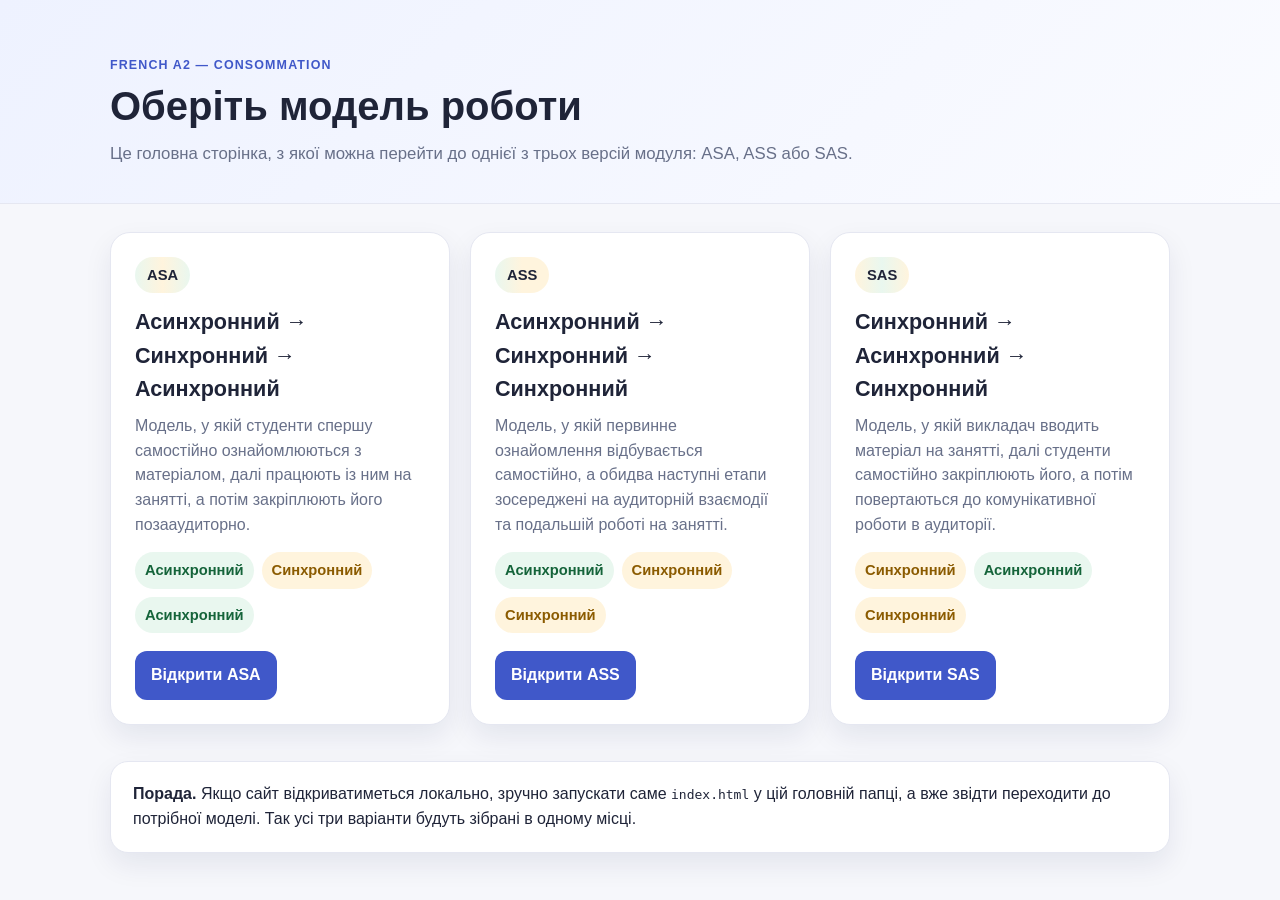
<file: index.html>
<!DOCTYPE html>
<html lang="uk">
<head>
  <meta charset="UTF-8" />
  <meta name="viewport" content="width=device-width, initial-scale=1.0" />
  <title>French A2 — Вибір моделі</title>
  <style>
    *{box-sizing:border-box}
    :root{
      --bg:#f6f7fb;
      --card:#ffffff;
      --ink:#1f2438;
      --muted:#687089;
      --line:#e5e7f1;
      --accent:#4058c9;
      --accent-soft:#eef2ff;
      --async:#e9f7ef;
      --async-ink:#15643a;
      --sync:#fff4dd;
      --sync-ink:#8b5b00;
      --shadow:0 12px 28px rgba(19,30,80,.08);
    }
    body{
      margin:0;
      background:var(--bg);
      color:var(--ink);
      font-family:Inter, Arial, sans-serif;
      line-height:1.55;
    }
    .wrap{max-width:1100px;margin:0 auto;padding:0 20px}
    .hero{
      padding:56px 0 36px;
      background:linear-gradient(135deg,#eef2ff 0%,#fafbff 100%);
      border-bottom:1px solid var(--line);
    }
    .eyebrow{
      margin:0 0 10px;
      color:var(--accent);
      text-transform:uppercase;
      letter-spacing:.09em;
      font-weight:700;
      font-size:.78rem;
    }
    h1{margin:0 0 12px;font-size:2.5rem;line-height:1.08}
    .lead{max-width:760px;color:var(--muted);font-size:1.05rem;margin:0}
    .grid{
      display:grid;
      grid-template-columns:repeat(3,1fr);
      gap:20px;
      margin:28px 0 36px;
    }
    .card{
      background:var(--card);
      border:1px solid var(--line);
      box-shadow:var(--shadow);
      border-radius:20px;
      padding:24px;
    }
    .badge{
      display:inline-block;
      margin-bottom:12px;
      padding:7px 12px;
      border-radius:999px;
      font-weight:800;
      font-size:.92rem;
    }
    .asa{background:linear-gradient(90deg,var(--async) 0%, var(--sync) 50%, var(--async) 100%); color:var(--ink)}
    .ass{background:linear-gradient(90deg,var(--async) 0%, var(--sync) 50%, var(--sync) 100%); color:var(--ink)}
    .sas{background:linear-gradient(90deg,var(--sync) 0%, var(--async) 50%, var(--sync) 100%); color:var(--ink)}
    h2{margin:0 0 8px;font-size:1.35rem}
    p{margin:0 0 14px}
    .muted{color:var(--muted)}
    .pill-row{display:flex;flex-wrap:wrap;gap:8px;margin:10px 0 18px}
    .pill{
      padding:7px 10px;border-radius:999px;font-size:.92rem;font-weight:700
    }
    .pill.async{background:var(--async);color:var(--async-ink)}
    .pill.sync{background:var(--sync);color:var(--sync-ink)}
    .btn{
      display:inline-flex;
      align-items:center;
      justify-content:center;
      padding:12px 16px;
      border-radius:12px;
      background:var(--accent);
      color:#fff;
      text-decoration:none;
      font-weight:800;
    }
    .note{
      background:#fff;
      border:1px solid var(--line);
      border-radius:18px;
      padding:20px 22px;
      box-shadow:var(--shadow);
      margin-bottom:28px;
    }
    ul{margin:10px 0 0;padding-left:20px}
    @media (max-width: 900px){
      .grid{grid-template-columns:1fr}
      h1{font-size:2rem}
    }
    @media (max-width: 480px){
      .wrap{padding:0 14px}
      .hero{padding:36px 0 24px}
      h1{font-size:1.6rem}
      .card,.note{padding:18px 16px;border-radius:16px}
      .btn{width:100%}
    }
  </style>
</head>
<body>
  <header class="hero">
    <div class="wrap">
      <p class="eyebrow">French A2 — Consommation</p>
      <h1>Оберіть модель роботи</h1>
      <p class="lead">
        Це головна сторінка, з якої можна перейти до однієї з трьох версій модуля:
        ASA, ASS або SAS.
      </p>
    </div>
  </header>

  <main class="wrap">
    <div class="grid">
      <section class="card">
        <div class="badge asa">ASA</div>
        <h2>Асинхронний → Синхронний → Асинхронний</h2>
        <p class="muted">Модель, у якій студенти спершу самостійно ознайомлюються з матеріалом, далі працюють із ним на занятті, а потім закріплюють його позааудиторно.</p>
        <div class="pill-row">
          <span class="pill async">Асинхронний</span>
          <span class="pill sync">Синхронний</span>
          <span class="pill async">Асинхронний</span>
        </div>
        <a class="btn" href="asa/index.html">Відкрити ASA</a>
      </section>

      <section class="card">
        <div class="badge ass">ASS</div>
        <h2>Асинхронний → Синхронний → Синхронний</h2>
        <p class="muted">Модель, у якій первинне ознайомлення відбувається самостійно, а обидва наступні етапи зосереджені на аудиторній взаємодії та подальшій роботі на занятті.</p>
        <div class="pill-row">
          <span class="pill async">Асинхронний</span>
          <span class="pill sync">Синхронний</span>
          <span class="pill sync">Синхронний</span>
        </div>
        <a class="btn" href="ass/index.html">Відкрити ASS</a>
      </section>

      <section class="card">
        <div class="badge sas">SAS</div>
        <h2>Синхронний → Асинхронний → Синхронний</h2>
        <p class="muted">Модель, у якій викладач вводить матеріал на занятті, далі студенти самостійно закріплюють його, а потім повертаються до комунікативної роботи в аудиторії.</p>
        <div class="pill-row">
          <span class="pill sync">Синхронний</span>
          <span class="pill async">Асинхронний</span>
          <span class="pill sync">Синхронний</span>
        </div>
        <a class="btn" href="sas/index.html">Відкрити SAS</a>
      </section>
    </div>

    <section class="note">
      <strong>Порада.</strong> Якщо сайт відкриватиметься локально, зручно запускати саме <code>index.html</code> у цій головній папці, а вже звідти переходити до потрібної моделі. Так усі три варіанти будуть зібрані в одному місці.
    </section>
  </main>
</body>
</html>
</file>
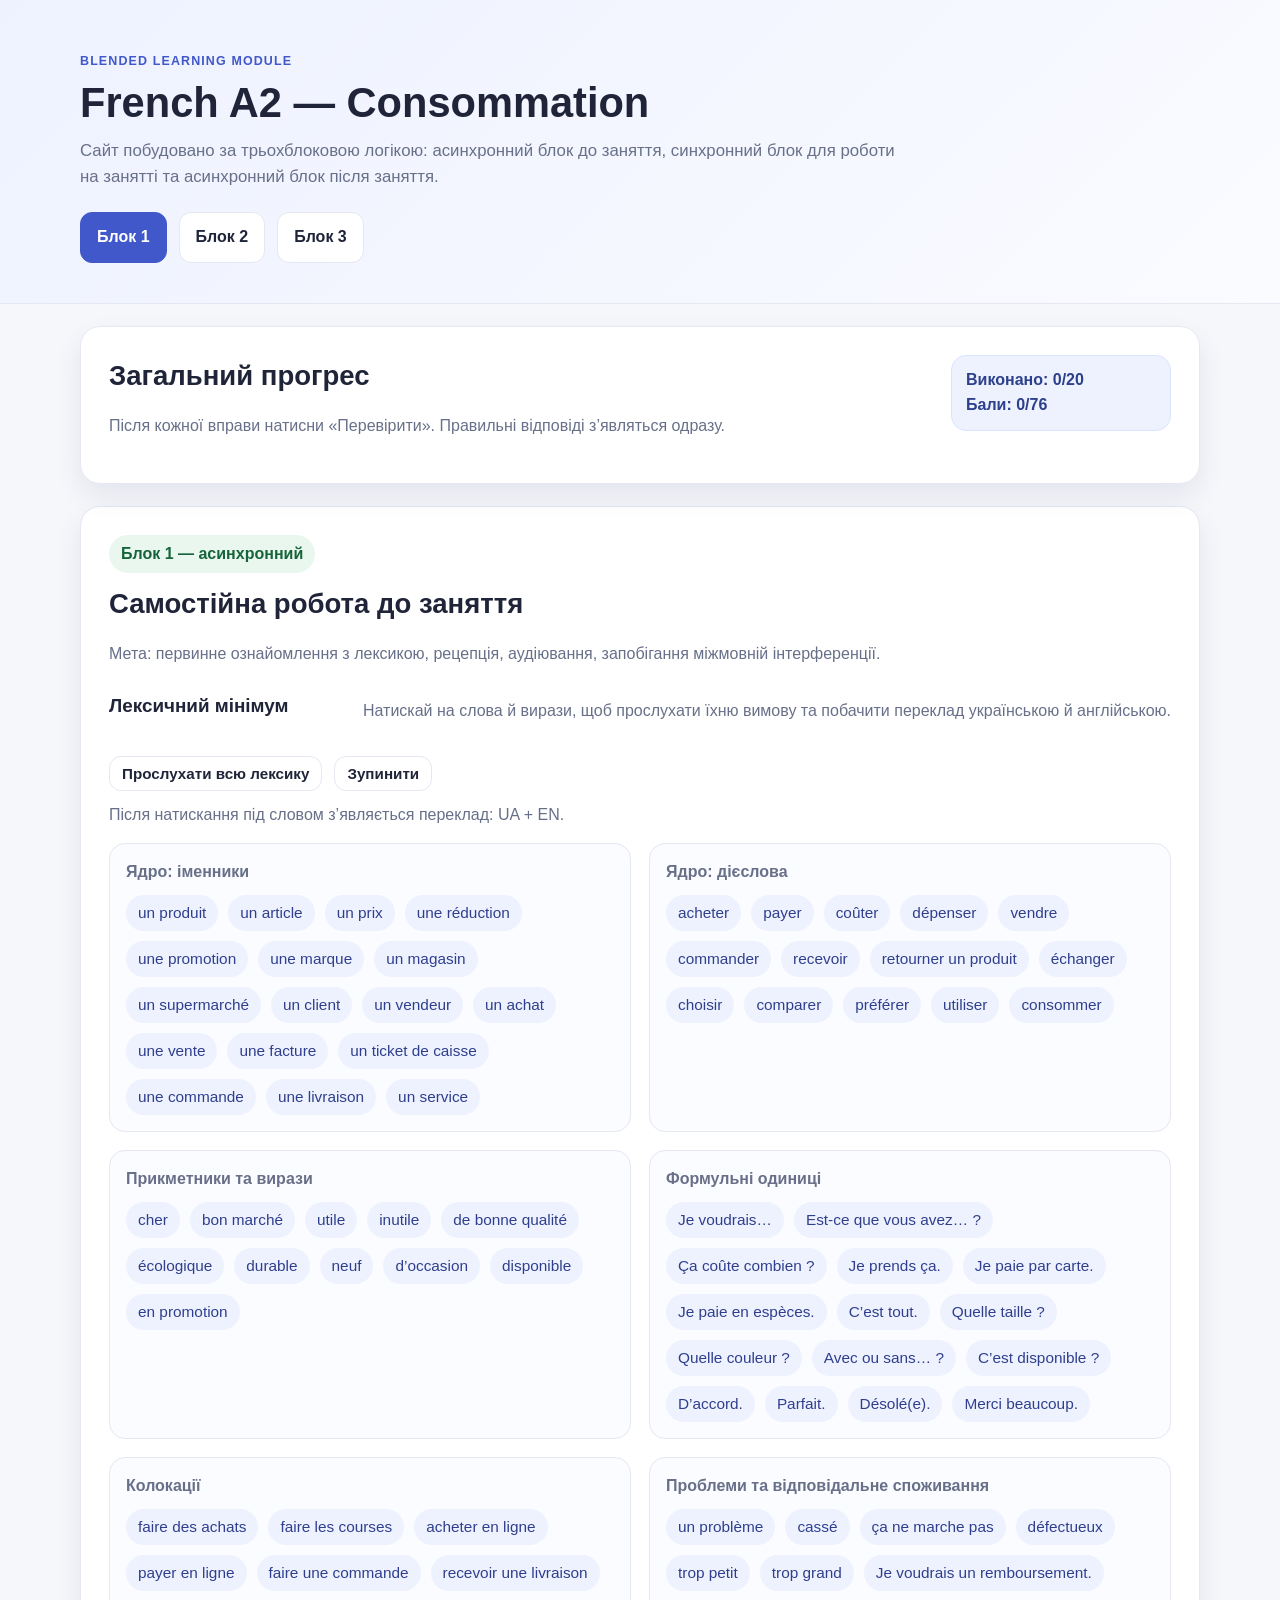
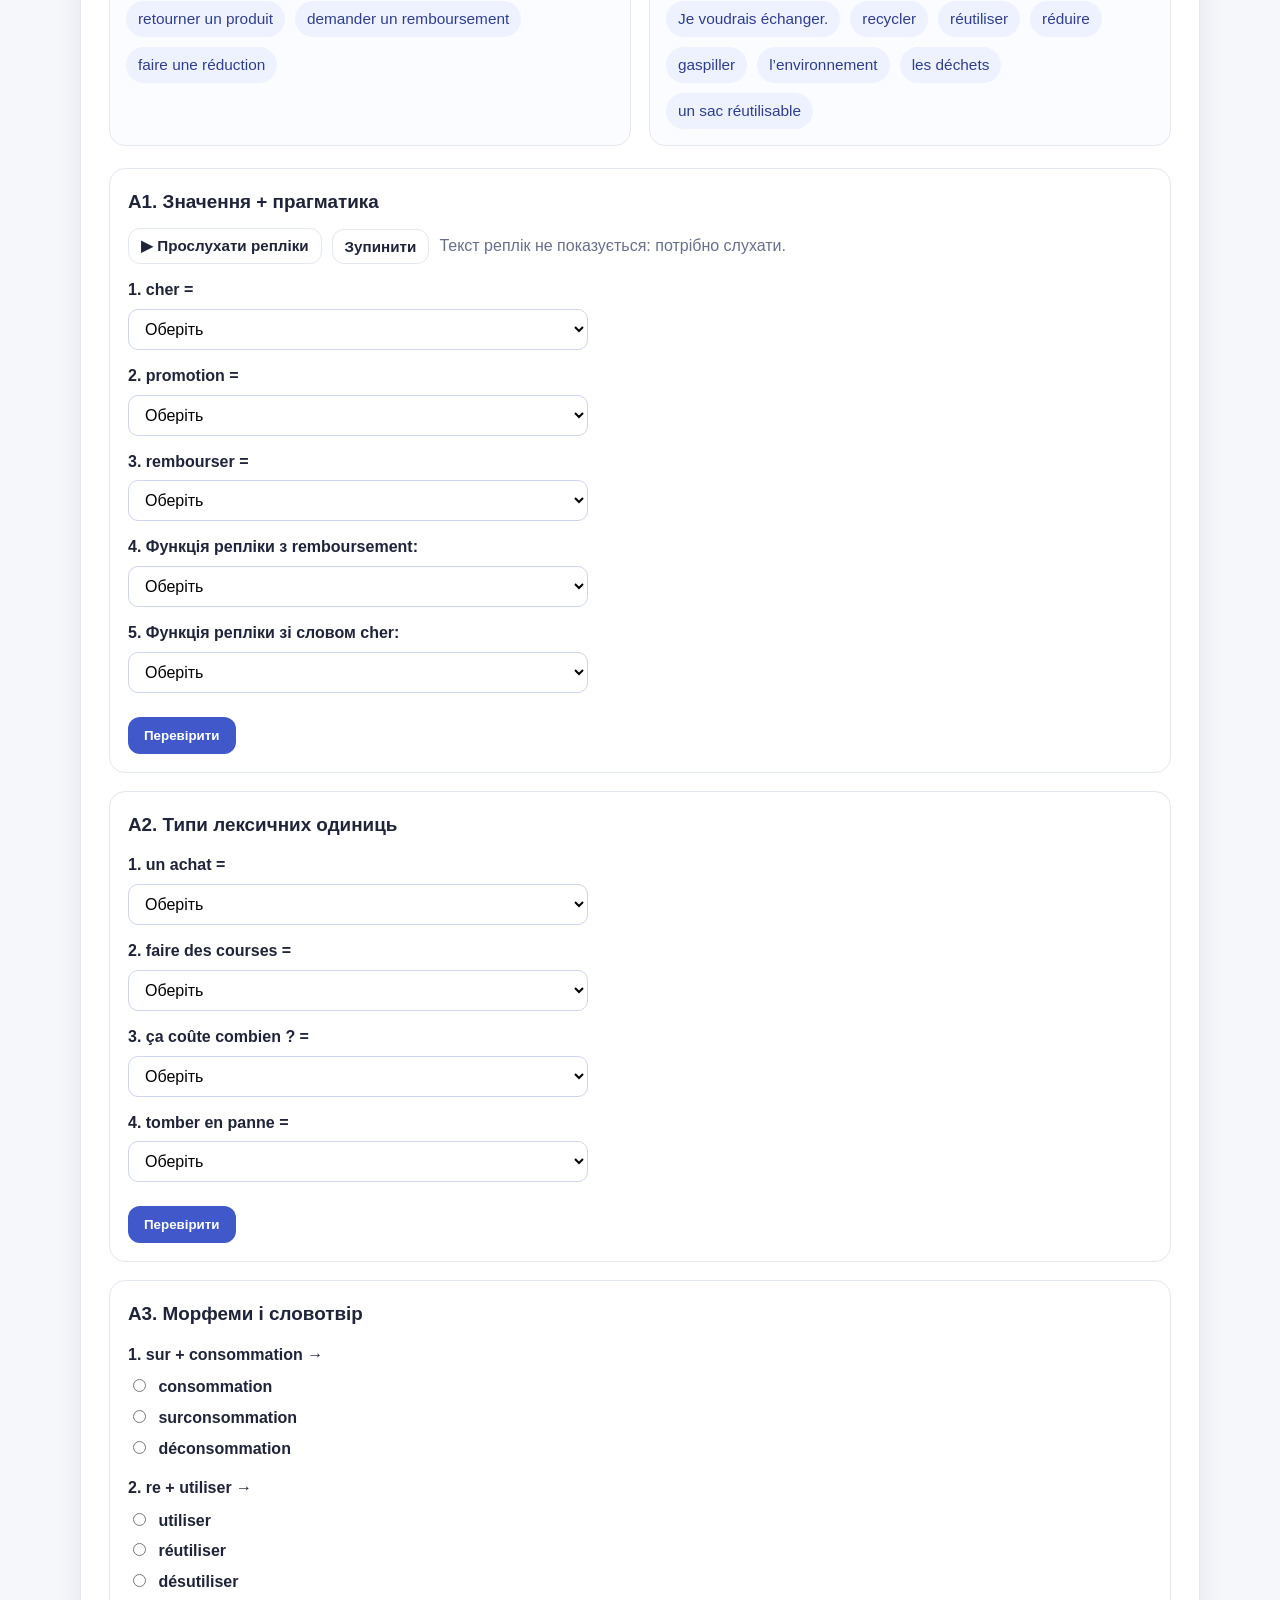
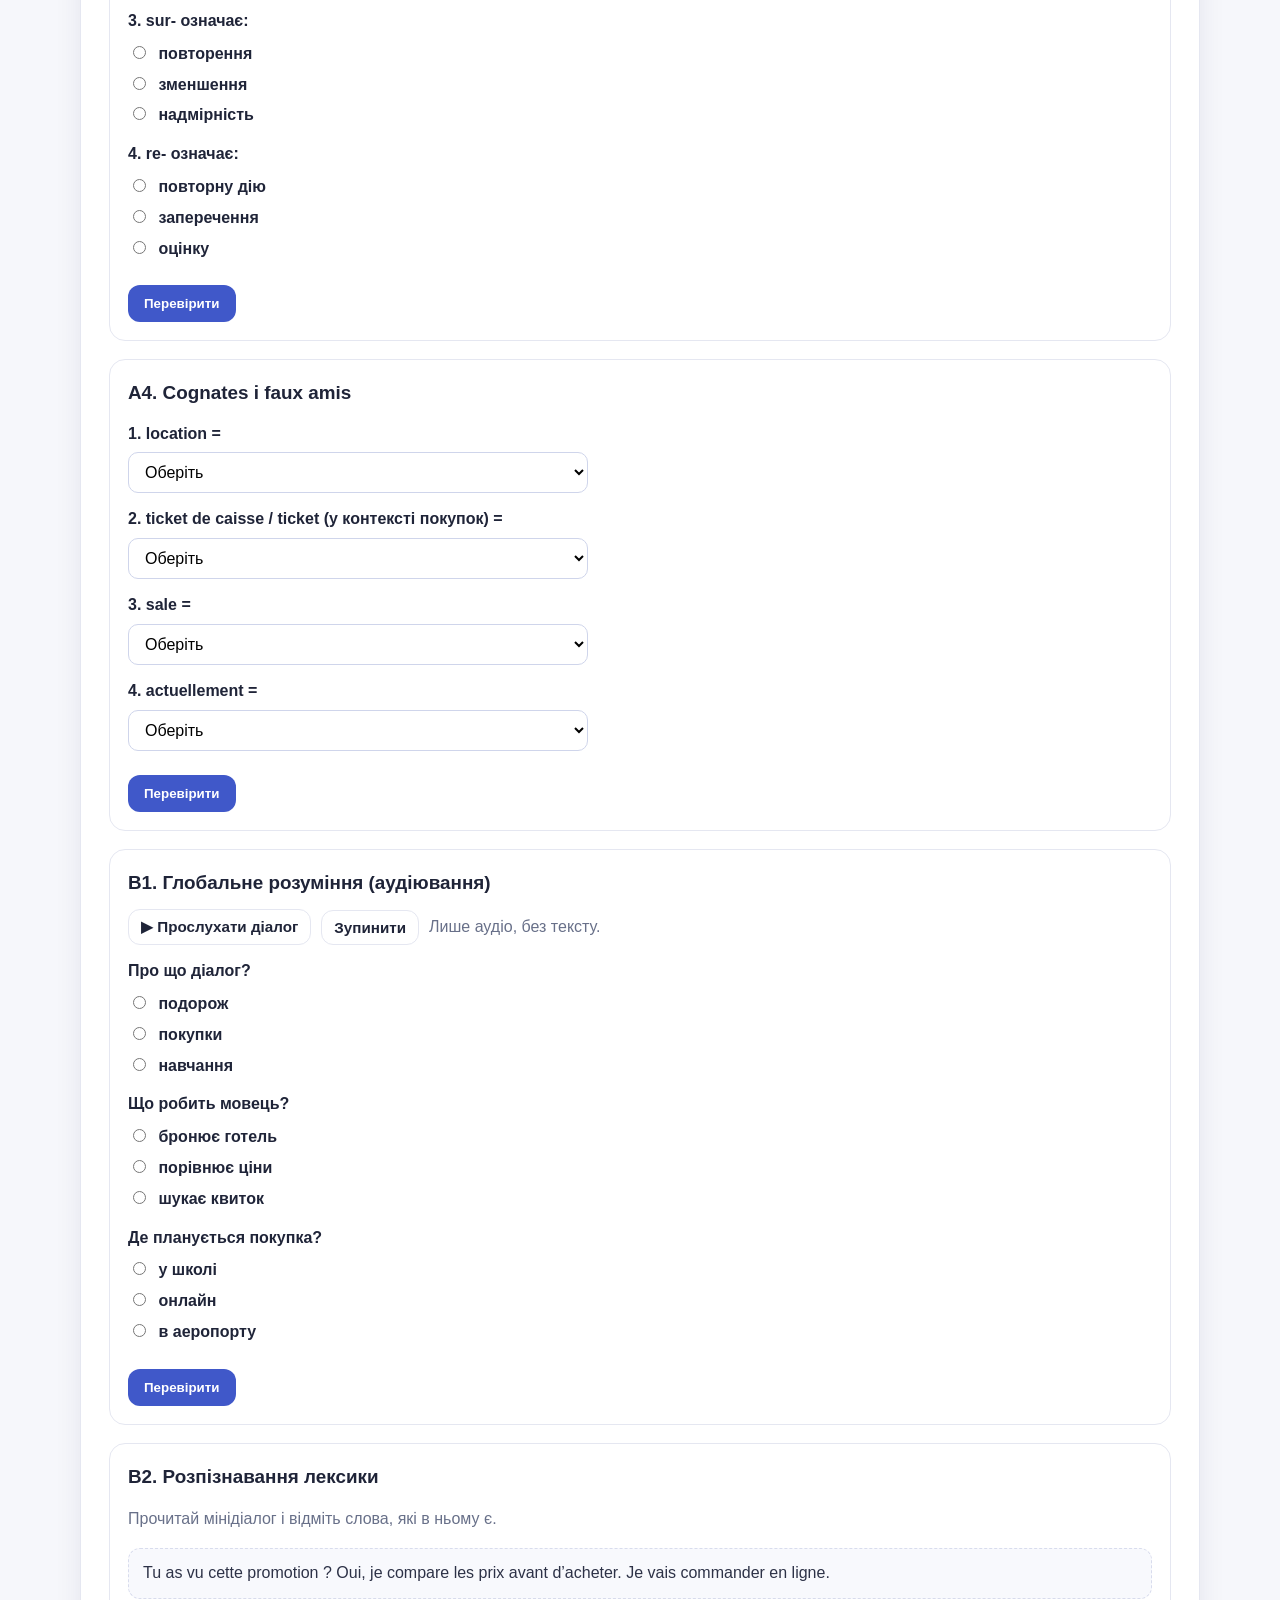
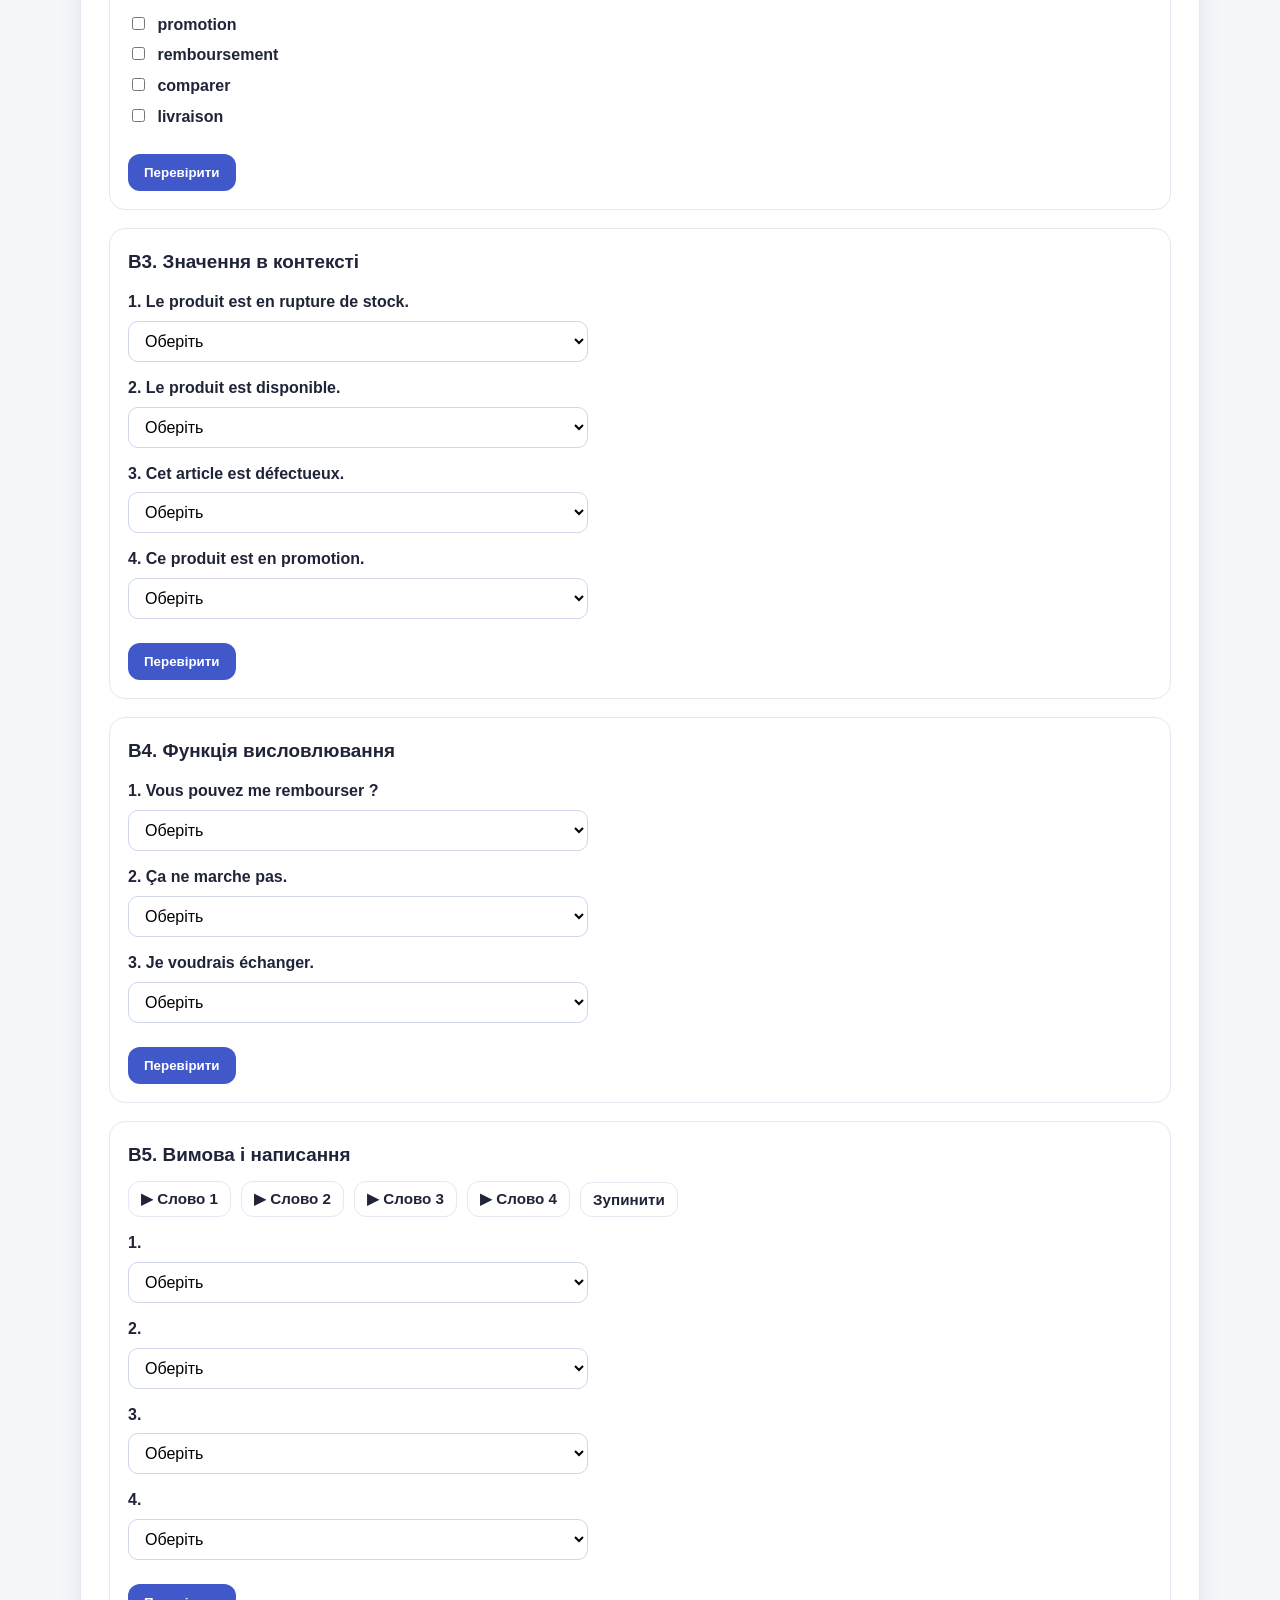
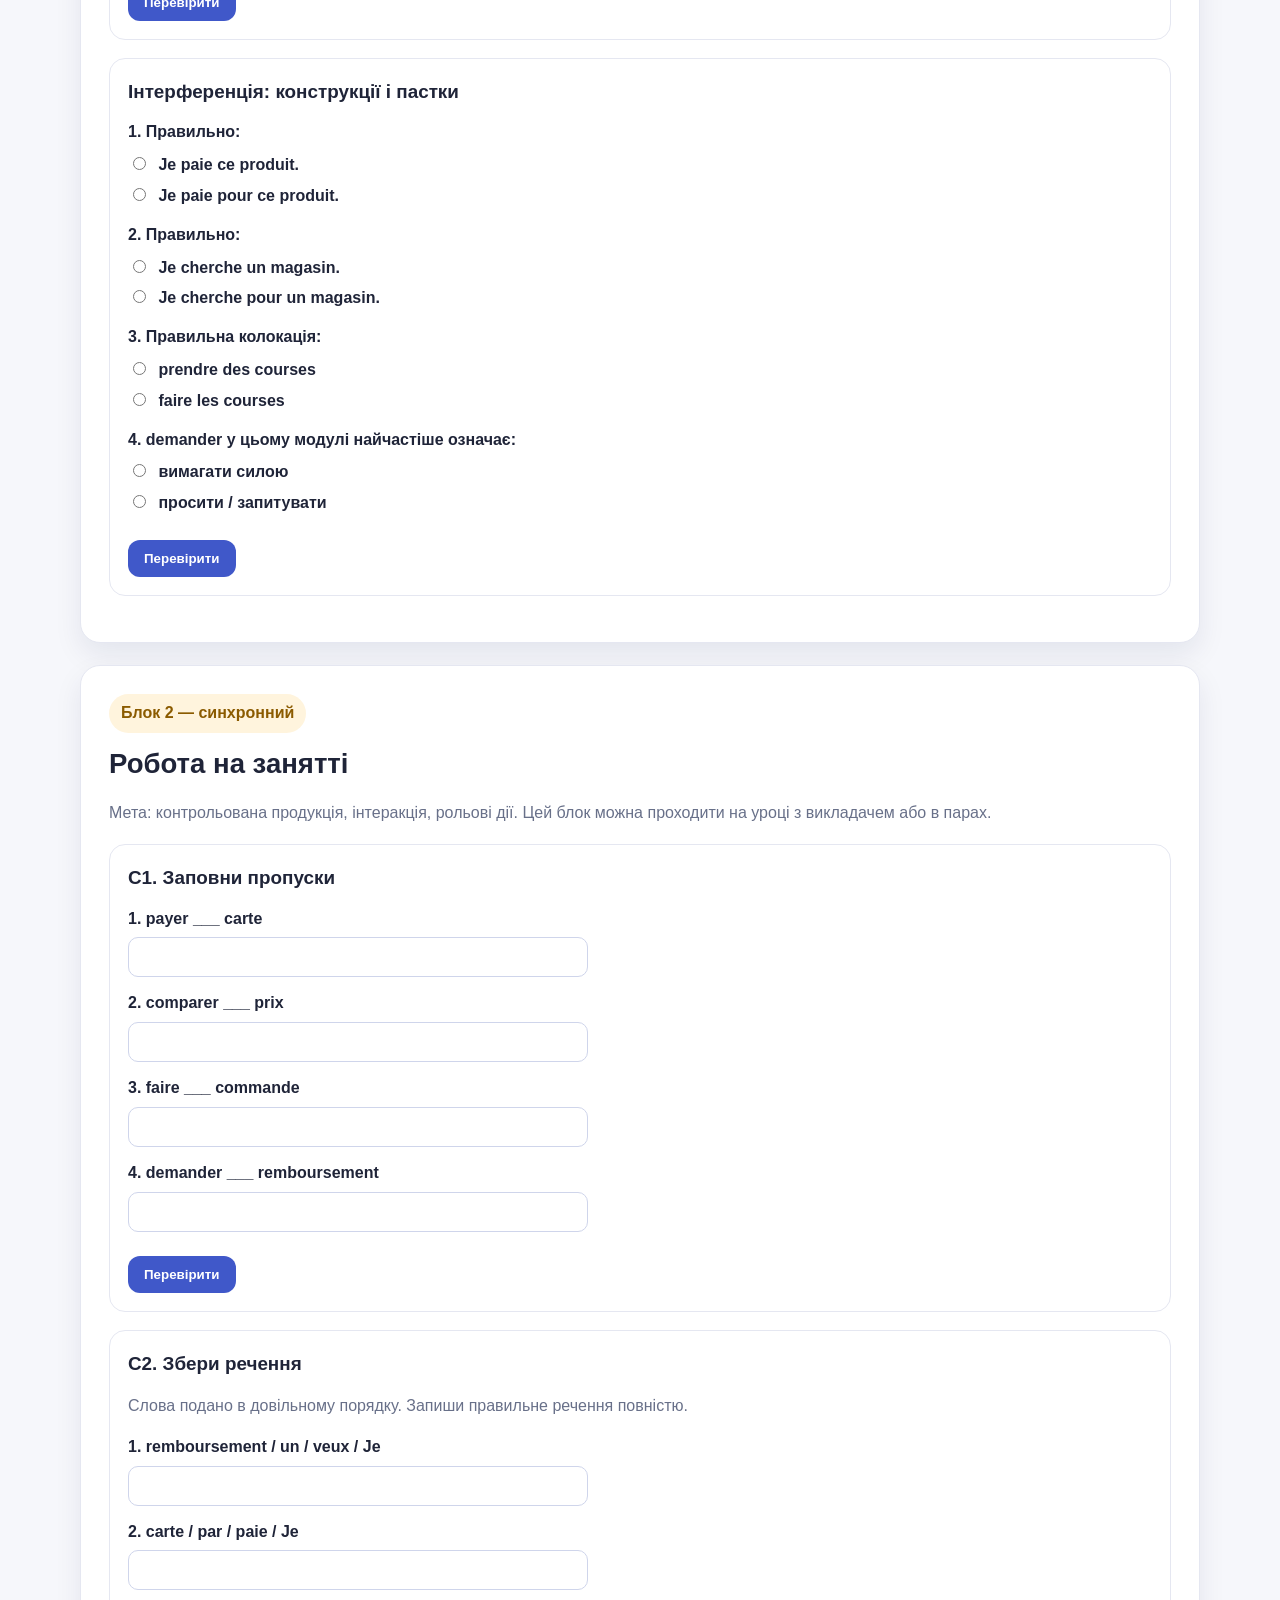
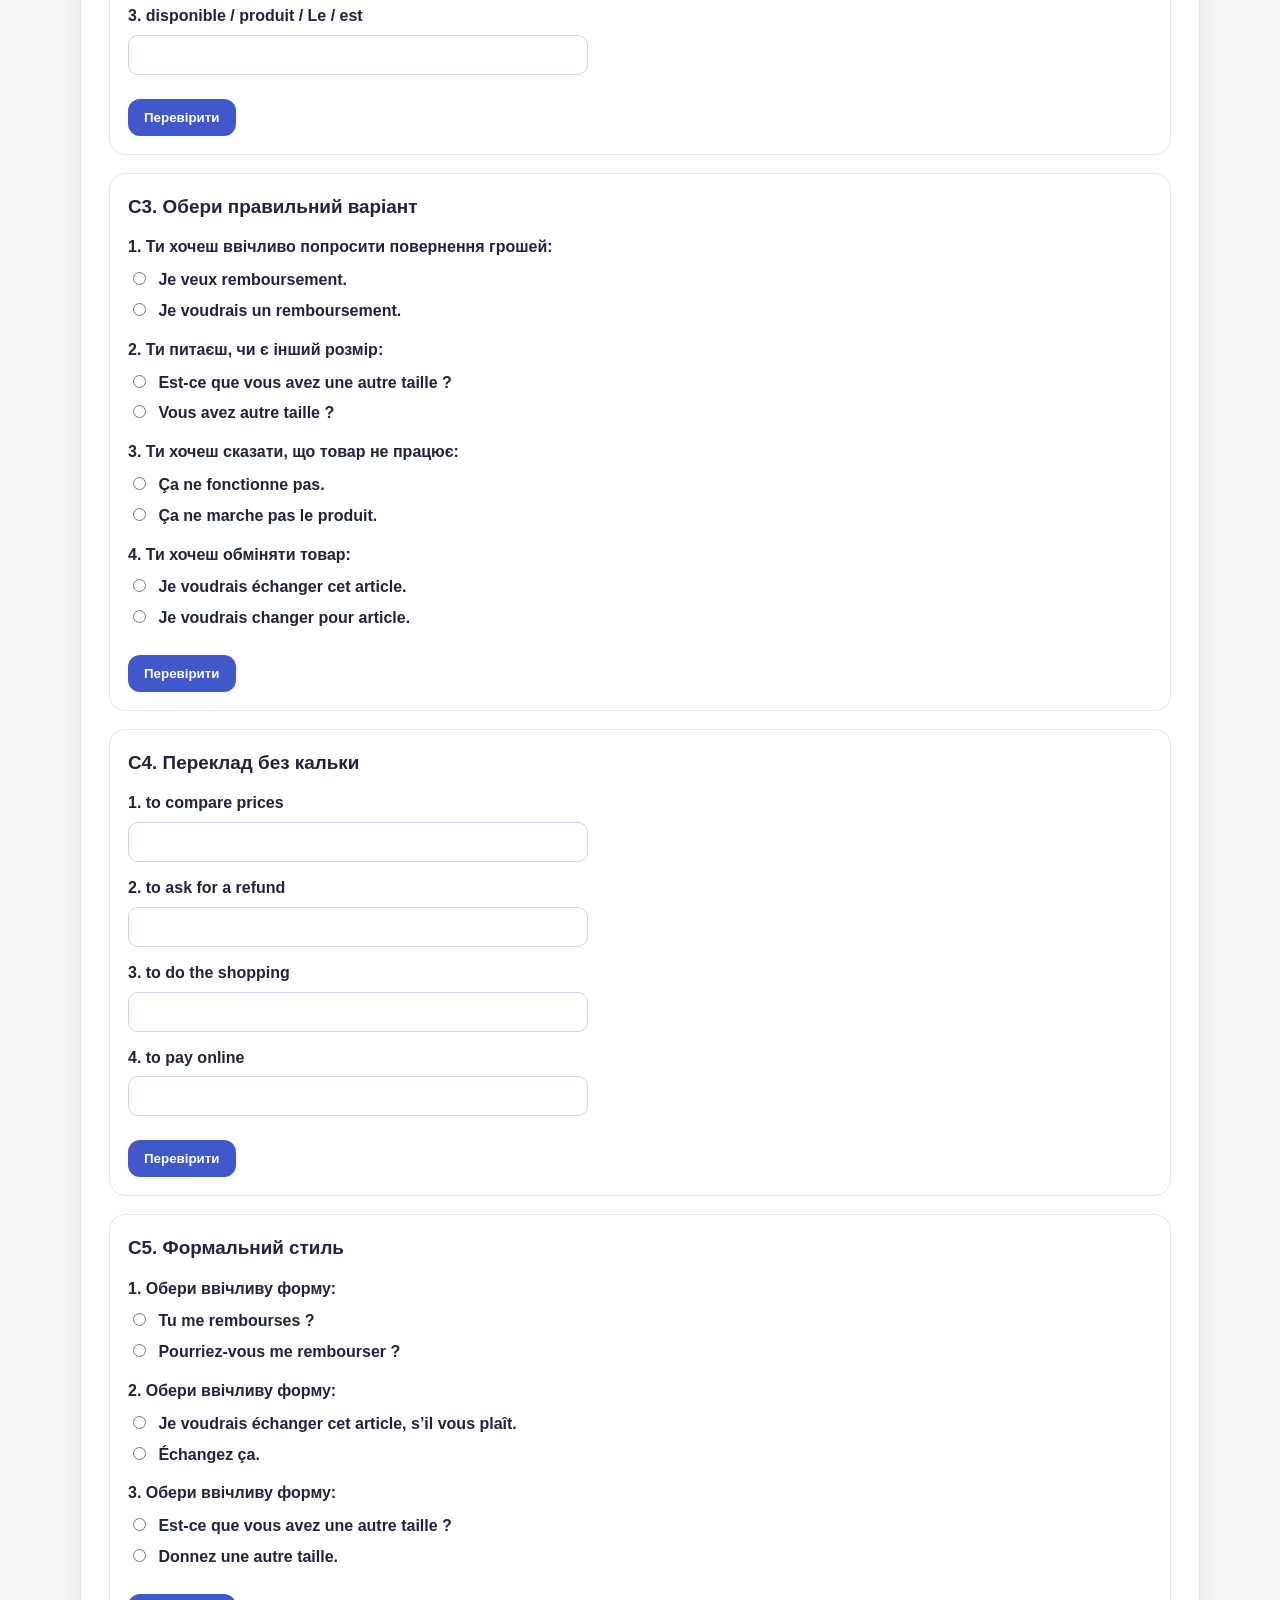
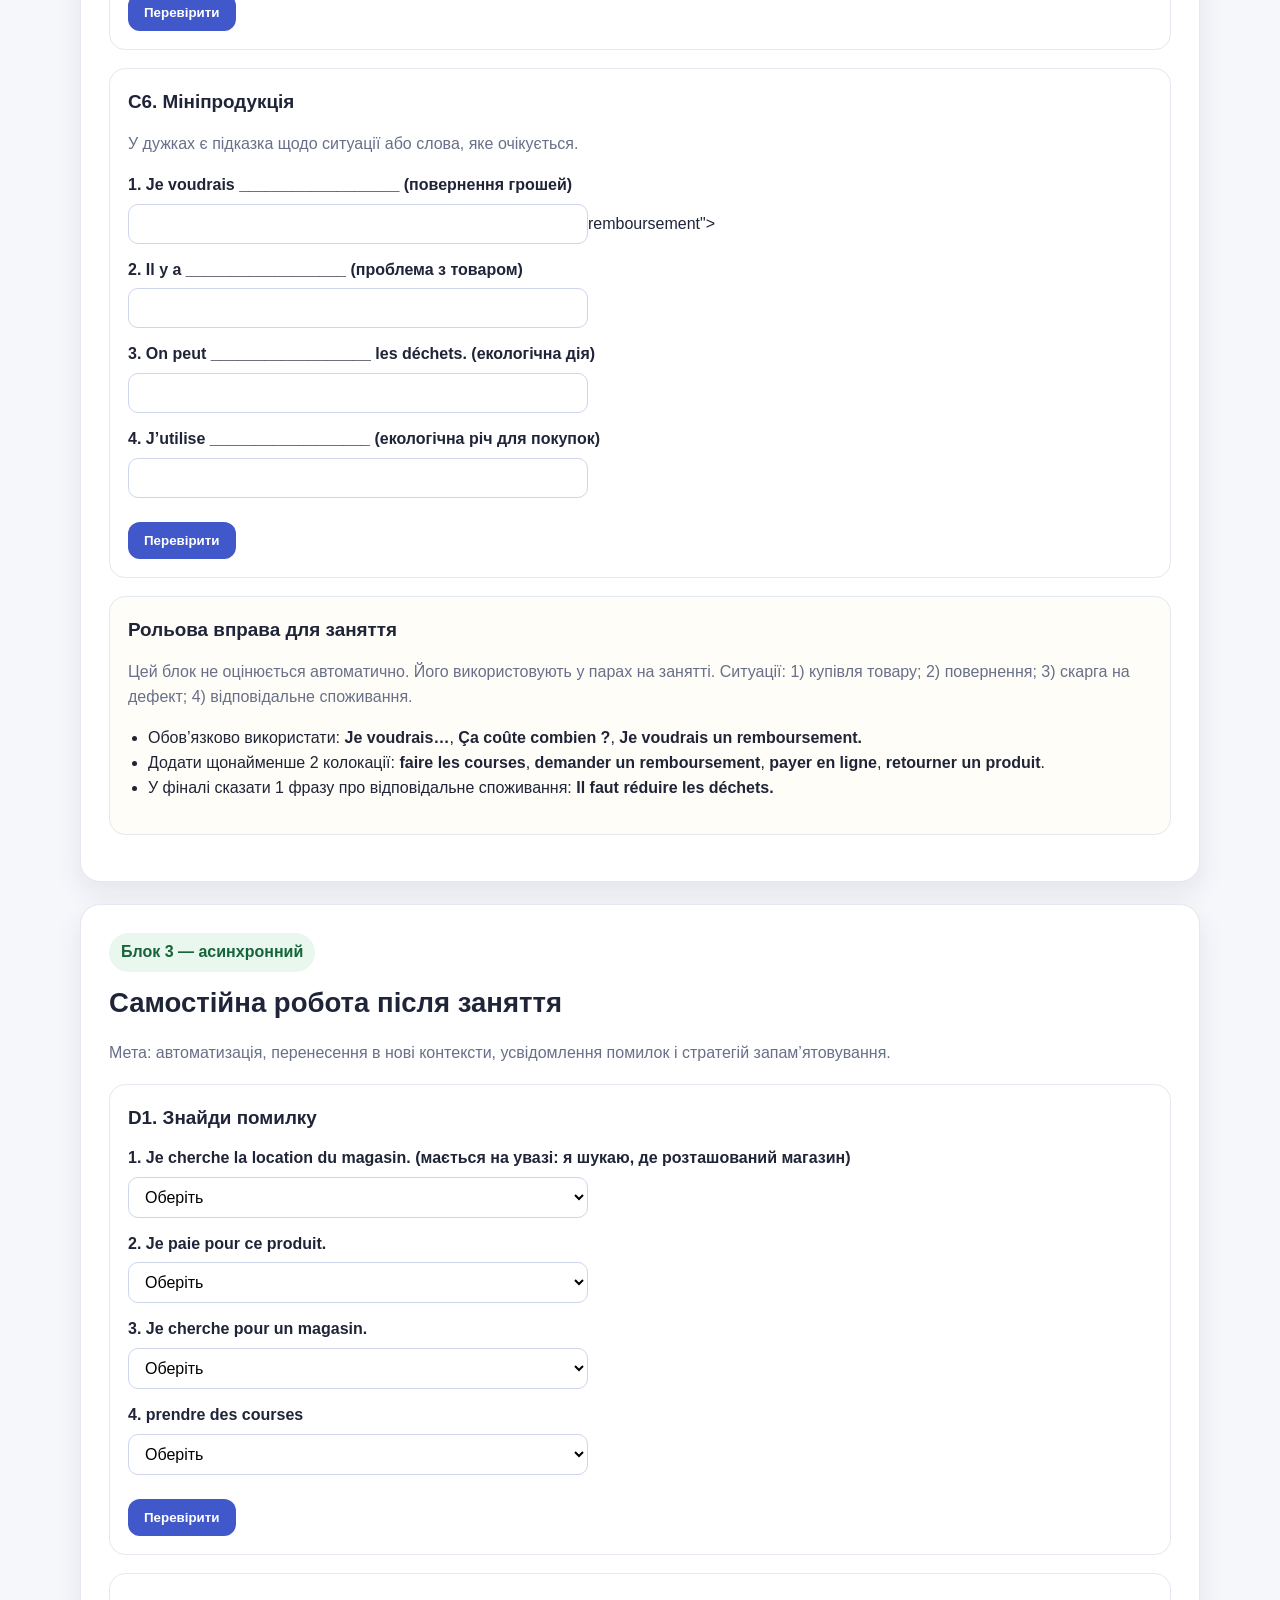
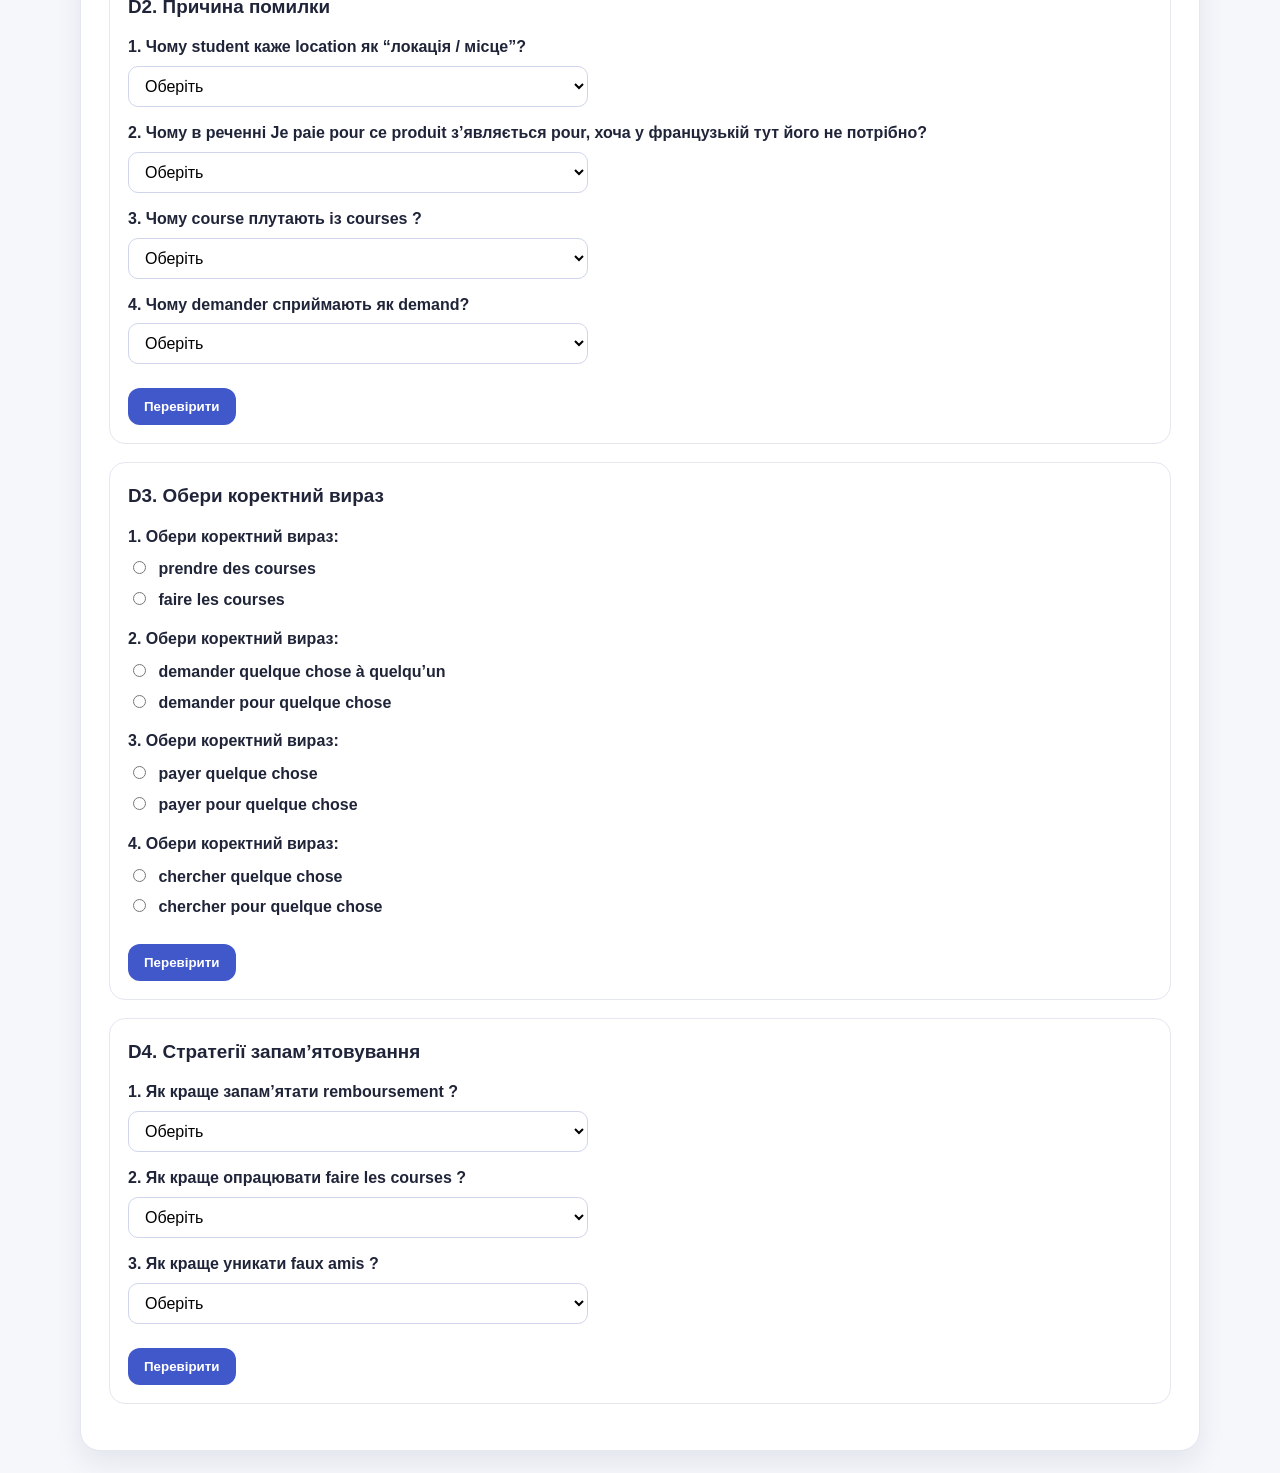
<file: asa/index.html>
<!DOCTYPE html>
<html lang="uk">
<head>
  <meta charset="UTF-8" />
  <meta name="viewport" content="width=device-width, initial-scale=1.0" />
  <title>French A2 — Consommation | 3-блокова модель</title>
  <link rel="stylesheet" href="style.css" />
</head>
<body>
  <header class="hero">
    <div class="wrap">
      <p class="eyebrow">Blended learning module</p>
      <h1>French A2 — Consommation</h1>
      <p class="lead">
        Сайт побудовано за трьохблоковою логікою: асинхронний блок до заняття,
        синхронний блок для роботи на занятті та асинхронний блок після заняття.
      </p>
      <div class="hero-actions">
        <a href="#block1" class="btn primary">Блок 1</a>
        <a href="#block2" class="btn">Блок 2</a>
        <a href="#block3" class="btn">Блок 3</a>
      </div>
    </div>
  </header>

  <main class="wrap">
    <section class="card sticky-score">
      <div class="section-head">
        <div>
          <h2>Загальний прогрес</h2>
          <p class="muted">Після кожної вправи натисни «Перевірити». Правильні відповіді з’являться одразу.</p>
        </div>
        <div class="scoreboard">
          <div>Виконано: <span id="doneCount">0</span>/<span id="exerciseCount">0</span></div>
          <div>Бали: <span id="totalScore">0</span>/<span id="maxScore">0</span></div>
        </div>
      </div>
    </section>

    <section id="block1" class="card">
      <div class="block-label async">Блок 1 — асинхронний</div>
      <h2>Самостійна робота до заняття</h2>
      <p class="muted">Мета: первинне ознайомлення з лексикою, рецепція, аудіювання, запобігання міжмовній інтерференції.</p>

      <div class="lexicon-header">
        <h3>Лексичний мінімум</h3><p class="muted">Натискай на слова й вирази, щоб прослухати їхню вимову та побачити переклад українською й англійською.</p>
        <div class="hero-actions">
          <button class="btn small speak-all" data-target="lexicon">Прослухати всю лексику</button>
          <button class="btn small stop-audio">Зупинити</button>
        </div>
      </div>

      
<p class="muted translation-legend">Після натискання під словом з’являється переклад: UA + EN.</p>
<div id="lexicon" class="lexicon-grid">
  <div class="lex-card">
    <h4>Ядро: іменники</h4>
    <div class="chips speak-group">
      <button class="chip-speak" data-text="un produit" data-ua="товар" data-en="product">un produit<span class="chip-translation" aria-hidden="true"></span></button>
      <button class="chip-speak" data-text="un article" data-ua="товар / річ / артикул" data-en="item / article">un article<span class="chip-translation" aria-hidden="true"></span></button>
      <button class="chip-speak" data-text="un prix" data-ua="ціна" data-en="price">un prix<span class="chip-translation" aria-hidden="true"></span></button>
      <button class="chip-speak" data-text="une réduction" data-ua="знижка" data-en="discount / reduction">une réduction<span class="chip-translation" aria-hidden="true"></span></button>
      <button class="chip-speak" data-text="une promotion" data-ua="акція / знижка" data-en="special offer / promotion">une promotion<span class="chip-translation" aria-hidden="true"></span></button>
      <button class="chip-speak" data-text="une marque" data-ua="бренд / марка" data-en="brand">une marque<span class="chip-translation" aria-hidden="true"></span></button>
      <button class="chip-speak" data-text="un magasin" data-ua="магазин" data-en="shop / store">un magasin<span class="chip-translation" aria-hidden="true"></span></button>
      <button class="chip-speak" data-text="un supermarché" data-ua="супермаркет" data-en="supermarket">un supermarché<span class="chip-translation" aria-hidden="true"></span></button>
      <button class="chip-speak" data-text="un client" data-ua="клієнт" data-en="customer / client">un client<span class="chip-translation" aria-hidden="true"></span></button>
      <button class="chip-speak" data-text="un vendeur" data-ua="продавець" data-en="salesperson / seller">un vendeur<span class="chip-translation" aria-hidden="true"></span></button>
      <button class="chip-speak" data-text="un achat" data-ua="покупка" data-en="purchase">un achat<span class="chip-translation" aria-hidden="true"></span></button>
      <button class="chip-speak" data-text="une vente" data-ua="продаж" data-en="sale / selling">une vente<span class="chip-translation" aria-hidden="true"></span></button>
      <button class="chip-speak" data-text="une facture" data-ua="рахунок / накладна" data-en="invoice / bill">une facture<span class="chip-translation" aria-hidden="true"></span></button>
      <button class="chip-speak" data-text="un ticket de caisse" data-ua="чек з каси" data-en="receipt">un ticket de caisse<span class="chip-translation" aria-hidden="true"></span></button>
      <button class="chip-speak" data-text="une commande" data-ua="замовлення" data-en="order">une commande<span class="chip-translation" aria-hidden="true"></span></button>
      <button class="chip-speak" data-text="une livraison" data-ua="доставка" data-en="delivery">une livraison<span class="chip-translation" aria-hidden="true"></span></button>
      <button class="chip-speak" data-text="un service" data-ua="послуга / сервіс" data-en="service">un service<span class="chip-translation" aria-hidden="true"></span></button>
    </div>
  </div>

  <div class="lex-card">
    <h4>Ядро: дієслова</h4>
    <div class="chips speak-group">
      <button class="chip-speak" data-text="acheter" data-ua="купувати" data-en="to buy">acheter<span class="chip-translation" aria-hidden="true"></span></button>
      <button class="chip-speak" data-text="payer" data-ua="платити" data-en="to pay">payer<span class="chip-translation" aria-hidden="true"></span></button>
      <button class="chip-speak" data-text="coûter" data-ua="коштувати" data-en="to cost">coûter<span class="chip-translation" aria-hidden="true"></span></button>
      <button class="chip-speak" data-text="dépenser" data-ua="витрачати" data-en="to spend">dépenser<span class="chip-translation" aria-hidden="true"></span></button>
      <button class="chip-speak" data-text="vendre" data-ua="продавати" data-en="to sell">vendre<span class="chip-translation" aria-hidden="true"></span></button>
      <button class="chip-speak" data-text="commander" data-ua="замовляти" data-en="to order">commander<span class="chip-translation" aria-hidden="true"></span></button>
      <button class="chip-speak" data-text="recevoir" data-ua="отримувати" data-en="to receive">recevoir<span class="chip-translation" aria-hidden="true"></span></button>
      <button class="chip-speak" data-text="retourner un produit" data-ua="повернути товар" data-en="to return a product">retourner un produit<span class="chip-translation" aria-hidden="true"></span></button>
      <button class="chip-speak" data-text="échanger" data-ua="обмінювати" data-en="to exchange">échanger<span class="chip-translation" aria-hidden="true"></span></button>
      <button class="chip-speak" data-text="choisir" data-ua="обирати" data-en="to choose">choisir<span class="chip-translation" aria-hidden="true"></span></button>
      <button class="chip-speak" data-text="comparer" data-ua="порівнювати" data-en="to compare">comparer<span class="chip-translation" aria-hidden="true"></span></button>
      <button class="chip-speak" data-text="préférer" data-ua="надавати перевагу" data-en="to prefer">préférer<span class="chip-translation" aria-hidden="true"></span></button>
      <button class="chip-speak" data-text="utiliser" data-ua="використовувати" data-en="to use">utiliser<span class="chip-translation" aria-hidden="true"></span></button>
      <button class="chip-speak" data-text="consommer" data-ua="споживати" data-en="to consume">consommer<span class="chip-translation" aria-hidden="true"></span></button>
    </div>
  </div>

  <div class="lex-card">
    <h4>Прикметники та вирази</h4>
    <div class="chips speak-group">
      <button class="chip-speak" data-text="cher" data-ua="дорогий" data-en="expensive">cher<span class="chip-translation" aria-hidden="true"></span></button>
      <button class="chip-speak" data-text="bon marché" data-ua="недорогий / дешевий" data-en="cheap / inexpensive">bon marché<span class="chip-translation" aria-hidden="true"></span></button>
      <button class="chip-speak" data-text="utile" data-ua="корисний" data-en="useful">utile<span class="chip-translation" aria-hidden="true"></span></button>
      <button class="chip-speak" data-text="inutile" data-ua="некорисний / зайвий" data-en="useless / unnecessary">inutile<span class="chip-translation" aria-hidden="true"></span></button>
      <button class="chip-speak" data-text="de bonne qualité" data-ua="хорошої якості" data-en="good quality">de bonne qualité<span class="chip-translation" aria-hidden="true"></span></button>
      <button class="chip-speak" data-text="écologique" data-ua="екологічний" data-en="eco-friendly">écologique<span class="chip-translation" aria-hidden="true"></span></button>
      <button class="chip-speak" data-text="durable" data-ua="довговічний / екологічно стійкий" data-en="durable / sustainable">durable<span class="chip-translation" aria-hidden="true"></span></button>
      <button class="chip-speak" data-text="neuf" data-ua="новий" data-en="new">neuf<span class="chip-translation" aria-hidden="true"></span></button>
      <button class="chip-speak" data-text="d’occasion" data-ua="уживаний" data-en="second-hand / used">d’occasion<span class="chip-translation" aria-hidden="true"></span></button>
      <button class="chip-speak" data-text="disponible" data-ua="у наявності / доступний" data-en="available">disponible<span class="chip-translation" aria-hidden="true"></span></button>
      <button class="chip-speak" data-text="en promotion" data-ua="по акції / зі знижкою" data-en="on sale / on promotion">en promotion<span class="chip-translation" aria-hidden="true"></span></button>
    </div>
  </div>

  <div class="lex-card">
    <h4>Формульні одиниці</h4>
    <div class="chips speak-group">
      <button class="chip-speak" data-text="Je voudrais…" data-ua="я б хотів / хотіла…" data-en="I would like…">Je voudrais…<span class="chip-translation" aria-hidden="true"></span></button>
      <button class="chip-speak" data-text="Est-ce que vous avez… ?" data-ua="чи є у вас…?" data-en="do you have…?">Est-ce que vous avez… ?<span class="chip-translation" aria-hidden="true"></span></button>
      <button class="chip-speak" data-text="Ça coûte combien ?" data-ua="скільки це коштує?" data-en="how much does it cost?">Ça coûte combien ?<span class="chip-translation" aria-hidden="true"></span></button>
      <button class="chip-speak" data-text="Je prends ça." data-ua="я беру це" data-en="I'll take this">Je prends ça.<span class="chip-translation" aria-hidden="true"></span></button>
      <button class="chip-speak" data-text="Je paie par carte." data-ua="я плачу карткою" data-en="I pay by card">Je paie par carte.<span class="chip-translation" aria-hidden="true"></span></button>
      <button class="chip-speak" data-text="Je paie en espèces." data-ua="я плачу готівкою" data-en="I pay in cash">Je paie en espèces.<span class="chip-translation" aria-hidden="true"></span></button>
      <button class="chip-speak" data-text="C’est tout." data-ua="це все" data-en="that's all">C’est tout.<span class="chip-translation" aria-hidden="true"></span></button>
      <button class="chip-speak" data-text="Quelle taille ?" data-ua="який розмір?" data-en="what size?">Quelle taille ?<span class="chip-translation" aria-hidden="true"></span></button>
      <button class="chip-speak" data-text="Quelle couleur ?" data-ua="який колір?" data-en="what colour / color?">Quelle couleur ?<span class="chip-translation" aria-hidden="true"></span></button>
      <button class="chip-speak" data-text="Avec ou sans… ?" data-ua="з чи без…?" data-en="with or without…?">Avec ou sans… ?<span class="chip-translation" aria-hidden="true"></span></button>
      <button class="chip-speak" data-text="C’est disponible ?" data-ua="це є в наявності?" data-en="is it available?">C’est disponible ?<span class="chip-translation" aria-hidden="true"></span></button>
      <button class="chip-speak" data-text="D’accord." data-ua="добре / гаразд" data-en="okay / all right">D’accord.<span class="chip-translation" aria-hidden="true"></span></button>
      <button class="chip-speak" data-text="Parfait." data-ua="чудово" data-en="perfect">Parfait.<span class="chip-translation" aria-hidden="true"></span></button>
      <button class="chip-speak" data-text="Désolé(e)." data-ua="вибачте / вибач" data-en="sorry">Désolé(e).<span class="chip-translation" aria-hidden="true"></span></button>
      <button class="chip-speak" data-text="Merci beaucoup." data-ua="дуже дякую" data-en="thank you very much">Merci beaucoup.<span class="chip-translation" aria-hidden="true"></span></button>
    </div>
  </div>

  <div class="lex-card">
    <h4>Колокації</h4>
    <div class="chips speak-group">
      <button class="chip-speak" data-text="faire des achats" data-ua="робити покупки" data-en="to make purchases">faire des achats<span class="chip-translation" aria-hidden="true"></span></button>
      <button class="chip-speak" data-text="faire les courses" data-ua="робити покупки / закуповуватися" data-en="to do the shopping / grocery shopping">faire les courses<span class="chip-translation" aria-hidden="true"></span></button>
      <button class="chip-speak" data-text="acheter en ligne" data-ua="купувати онлайн" data-en="to buy online">acheter en ligne<span class="chip-translation" aria-hidden="true"></span></button>
      <button class="chip-speak" data-text="payer en ligne" data-ua="платити онлайн" data-en="to pay online">payer en ligne<span class="chip-translation" aria-hidden="true"></span></button>
      <button class="chip-speak" data-text="faire une commande" data-ua="робити замовлення" data-en="to place an order">faire une commande<span class="chip-translation" aria-hidden="true"></span></button>
      <button class="chip-speak" data-text="recevoir une livraison" data-ua="отримувати доставку" data-en="to receive a delivery">recevoir une livraison<span class="chip-translation" aria-hidden="true"></span></button>
      <button class="chip-speak" data-text="retourner un produit" data-ua="повернути товар" data-en="to return a product">retourner un produit<span class="chip-translation" aria-hidden="true"></span></button>
      <button class="chip-speak" data-text="demander un remboursement" data-ua="попросити повернення грошей" data-en="to ask for a refund">demander un remboursement<span class="chip-translation" aria-hidden="true"></span></button>
      <button class="chip-speak" data-text="faire une réduction" data-ua="зробити знижку" data-en="to give a discount">faire une réduction<span class="chip-translation" aria-hidden="true"></span></button>
    </div>
  </div>

  <div class="lex-card">
    <h4>Проблеми та відповідальне споживання</h4>
    <div class="chips speak-group">
      <button class="chip-speak" data-text="un problème" data-ua="проблема" data-en="problem">un problème<span class="chip-translation" aria-hidden="true"></span></button>
      <button class="chip-speak" data-text="cassé" data-ua="зламаний" data-en="broken">cassé<span class="chip-translation" aria-hidden="true"></span></button>
      <button class="chip-speak" data-text="ça ne marche pas" data-ua="це не працює" data-en="it doesn't work">ça ne marche pas<span class="chip-translation" aria-hidden="true"></span></button>
      <button class="chip-speak" data-text="défectueux" data-ua="дефектний" data-en="defective / faulty">défectueux<span class="chip-translation" aria-hidden="true"></span></button>
      <button class="chip-speak" data-text="trop petit" data-ua="надто малий" data-en="too small">trop petit<span class="chip-translation" aria-hidden="true"></span></button>
      <button class="chip-speak" data-text="trop grand" data-ua="надто великий" data-en="too big / too large">trop grand<span class="chip-translation" aria-hidden="true"></span></button>
      <button class="chip-speak" data-text="Je voudrais un remboursement." data-ua="я б хотів / хотіла повернення грошей" data-en="I would like a refund.">Je voudrais un remboursement.<span class="chip-translation" aria-hidden="true"></span></button>
      <button class="chip-speak" data-text="Je voudrais échanger." data-ua="я б хотів / хотіла обміняти" data-en="I would like to exchange.">Je voudrais échanger.<span class="chip-translation" aria-hidden="true"></span></button>
      <button class="chip-speak" data-text="recycler" data-ua="переробляти" data-en="to recycle">recycler<span class="chip-translation" aria-hidden="true"></span></button>
      <button class="chip-speak" data-text="réutiliser" data-ua="повторно використовувати" data-en="to reuse">réutiliser<span class="chip-translation" aria-hidden="true"></span></button>
      <button class="chip-speak" data-text="réduire" data-ua="зменшувати" data-en="to reduce">réduire<span class="chip-translation" aria-hidden="true"></span></button>
      <button class="chip-speak" data-text="gaspiller" data-ua="марнувати" data-en="to waste">gaspiller<span class="chip-translation" aria-hidden="true"></span></button>
      <button class="chip-speak" data-text="l’environnement" data-ua="довкілля" data-en="the environment">l’environnement<span class="chip-translation" aria-hidden="true"></span></button>
      <button class="chip-speak" data-text="les déchets" data-ua="відходи" data-en="waste">les déchets<span class="chip-translation" aria-hidden="true"></span></button>
      <button class="chip-speak" data-text="un sac réutilisable" data-ua="багаторазова торба" data-en="reusable bag">un sac réutilisable<span class="chip-translation" aria-hidden="true"></span></button>
    </div>
  </div>
</div>
</div>

      <div class="exercise" data-points="5">
        <h3>A1. Значення + прагматика</h3>
        <div class="audio-row">
          <button class="btn small play-dialogue" data-dialogue="a1">▶ Прослухати репліки</button>
          <button class="btn small stop-audio">Зупинити</button>
          <span class="muted">Текст реплік не показується: потрібно слухати.</span>
        </div>
        <div class="q"><label>1. cher =</label>
          <select data-answer="дорогий"><option value="">Оберіть</option><option>дешевий</option><option>дорогий</option><option>новий</option></select>
        </div>
        <div class="q"><label>2. promotion =</label>
          <select data-answer="знижка"><option value="">Оберіть</option><option>доставка</option><option>знижка</option><option>гарантія</option></select>
        </div>
        <div class="q"><label>3. rembourser =</label>
          <select data-answer="повернути гроші"><option value="">Оберіть</option><option>купити</option><option>повернути гроші</option><option>оплатити</option></select>
        </div>
        <div class="q"><label>4. Функція репліки з <span class="lex" data-ua="повернення грошей" data-en="refund">remboursement</span>:</label>
          <select data-answer="прохання"><option value="">Оберіть</option><option>наказ</option><option>прохання</option><option>скарга</option></select>
        </div>
        <div class="q"><label>5. Функція репліки зі словом cher:</label>
          <select data-answer="скарга"><option value="">Оберіть</option><option>порада</option><option>скарга</option><option>прохання</option></select>
        </div>
        <button class="check-btn">Перевірити</button><div class="feedback"></div>
      </div>

      <div class="exercise" data-points="4">
        <h3>A2. Типи лексичних одиниць</h3>
        <div class="q"><label>1. un achat =</label><select data-answer="слово"><option value="">Оберіть</option><option>слово</option><option>колокація</option><option>формула</option><option>ідіома</option></select></div>
        <div class="q"><label>2. <span class="lex" data-ua="робити покупки" data-en="do the shopping">faire des courses</span> =</label><select data-answer="колокація"><option value="">Оберіть</option><option>слово</option><option>колокація</option><option>формула</option><option>ідіома</option></select></div>
        <div class="q"><label>3. ça coûte combien ? =</label><select data-answer="формула"><option value="">Оберіть</option><option>слово</option><option>колокація</option><option>формула</option><option>ідіома</option></select></div>
        <div class="q"><label>4. tomber en panne =</label><select data-answer="ідіома"><option value="">Оберіть</option><option>слово</option><option>колокація</option><option>формула</option><option>ідіома</option></select></div>
        <button class="check-btn">Перевірити</button><div class="feedback"></div>
      </div>

      <div class="exercise" data-points="4">
        <h3>A3. Морфеми і словотвір</h3>
        <div class="q">
          <p>1. sur + consommation →</p>
          <label><input type="radio" name="a3q1" value="wrong"> consommation</label>
          <label><input type="radio" name="a3q1" value="correct"> surconsommation</label>
          <label><input type="radio" name="a3q1" value="wrong"> déconsommation</label>
        </div>
        <div class="q">
          <p>2. re + utiliser →</p>
          <label><input type="radio" name="a3q2" value="wrong"> utiliser</label>
          <label><input type="radio" name="a3q2" value="correct"> réutiliser</label>
          <label><input type="radio" name="a3q2" value="wrong"> désutiliser</label>
        </div>
        <div class="q">
          <p>3. sur- означає:</p>
          <label><input type="radio" name="a3q3" value="wrong"> повторення</label>
          <label><input type="radio" name="a3q3" value="wrong"> зменшення</label>
          <label><input type="radio" name="a3q3" value="correct"> надмірність</label>
        </div>
        <div class="q">
          <p>4. re- означає:</p>
          <label><input type="radio" name="a3q4" value="correct"> повторну дію</label>
          <label><input type="radio" name="a3q4" value="wrong"> заперечення</label>
          <label><input type="radio" name="a3q4" value="wrong"> оцінку</label>
        </div>
        <button class="check-btn">Перевірити</button><div class="feedback"></div>
      </div>

      <div class="exercise" data-points="4">
        <h3>A4. Cognates і faux amis</h3>
        <div class="q"><label>1. location =</label><select data-answer="оренда"><option value="">Оберіть</option><option>місце</option><option>оренда</option></select></div>
        <div class="q"><label>2. ticket de caisse / ticket (у контексті покупок) =</label><select data-answer="чек з каси"><option value="">Оберіть</option><option>квиток</option><option>чек з каси</option></select></div>
        <div class="q"><label>3. sale =</label><select data-answer="брудний"><option value="">Оберіть</option><option>розпродаж</option><option>брудний</option></select></div>
        <div class="q"><label>4. actuellement =</label><select data-answer="зараз, нині"><option value="">Оберіть</option><option>актуально</option><option>зараз, нині</option></select></div>
        <button class="check-btn">Перевірити</button><div class="feedback"></div>
      </div>

      <div class="exercise" data-points="3">
        <h3>B1. Глобальне розуміння (аудіювання)</h3>
        <div class="audio-row">
          <button class="btn small play-dialogue" data-dialogue="b1">▶ Прослухати діалог</button>
          <button class="btn small stop-audio">Зупинити</button>
          <span class="muted">Лише аудіо, без тексту.</span>
        </div>
        <div class="q">
          <p>Про що діалог?</p>
          <label><input type="radio" name="b1q1" value="wrong"> подорож</label>
          <label><input type="radio" name="b1q1" value="correct"> покупки</label>
          <label><input type="radio" name="b1q1" value="wrong"> навчання</label>
        </div>
        <div class="q">
          <p>Що робить мовець?</p>
          <label><input type="radio" name="b1q2" value="wrong"> бронює готель</label>
          <label><input type="radio" name="b1q2" value="correct"> порівнює ціни</label>
          <label><input type="radio" name="b1q2" value="wrong"> шукає квиток</label>
        </div>
        <div class="q">
          <p>Де планується покупка?</p>
          <label><input type="radio" name="b1q3" value="wrong"> у школі</label>
          <label><input type="radio" name="b1q3" value="correct"> онлайн</label>
          <label><input type="radio" name="b1q3" value="wrong"> в аеропорту</label>
        </div>
        <button class="check-btn">Перевірити</button><div class="feedback"></div>
      </div>

      <div class="exercise" data-points="4">
        <h3>B2. Розпізнавання лексики</h3>
        <p class="muted">Прочитай мінідіалог і відміть слова, які в ньому є.</p>
        <div class="mini-text">
          Tu as vu cette promotion ? Oui, je compare les prix avant d’<span class="lex" data-ua="купувати" data-en="to buy">acheter</span>. Je vais commander en ligne.
        </div>
        <div class="q">
          <label><input type="checkbox" data-answer="true"> promotion</label>
          <label><input type="checkbox" data-answer="false"> <span class="lex" data-ua="повернення грошей" data-en="refund">remboursement</span></label>
          <label><input type="checkbox" data-answer="true"> comparer</label>
          <label><input type="checkbox" data-answer="false"> livraison</label>
        </div>
        <button class="check-btn">Перевірити</button><div class="feedback"></div>
      </div>

      <div class="exercise" data-points="4">
        <h3>B3. Значення в контексті</h3>
        <div class="q"><label>1. Le produit est en rupture de stock.</label><select data-answer="немає в наявності"><option value="">Оберіть</option><option>є знижка</option><option>немає в наявності</option><option>дорогий</option></select></div>
        <div class="q"><label>2. Le produit est disponible.</label><select data-answer="є в наявності"><option value="">Оберіть</option><option>є в наявності</option><option>дефектний</option><option>зайвий</option></select></div>
        <div class="q"><label>3. Cet article est défectueux.</label><select data-answer="має дефект"><option value="">Оберіть</option><option>дуже якісний</option><option>має дефект</option><option>вживаний</option></select></div>
        <div class="q"><label>4. Ce produit est en promotion.</label><select data-answer="зі знижкою"><option value="">Оберіть</option><option>у кредит</option><option>зі знижкою</option><option>не працює</option></select></div>
        <button class="check-btn">Перевірити</button><div class="feedback"></div>
      </div>

      <div class="exercise" data-points="3">
        <h3>B4. Функція висловлювання</h3>
        <div class="q"><label>1. Vous pouvez me rembourser ?</label><select data-answer="прохання"><option value="">Оберіть</option><option>порада</option><option>прохання</option><option>опис</option></select></div>
        <div class="q"><label>2. Ça ne marche pas.</label><select data-answer="скарга / повідомлення про проблему"><option value="">Оберіть</option><option>скарга / повідомлення про проблему</option><option>покупка</option><option>подяка</option></select></div>
        <div class="q"><label>3. Je voudrais échanger.</label><select data-answer="ввічливе прохання"><option value="">Оберіть</option><option>наказ</option><option>ввічливе прохання</option><option>відмова</option></select></div>
        <button class="check-btn">Перевірити</button><div class="feedback"></div>
      </div>

      
<div class="exercise" data-points="4">
  <h3>B5. Вимова і написання</h3>
  <div class="audio-row">
    <button class="btn small play-dialogue" data-dialogue="b5_1">▶ Слово 1</button>
    <button class="btn small play-dialogue" data-dialogue="b5_2">▶ Слово 2</button>
    <button class="btn small play-dialogue" data-dialogue="b5_3">▶ Слово 3</button>
    <button class="btn small play-dialogue" data-dialogue="b5_4">▶ Слово 4</button>
    <button class="btn small stop-audio">Зупинити</button>
  </div>
  <div class="q"><label>1.</label><select data-answer="fidélité"><option value="">Оберіть</option><option>fidelité</option><option>fidélité</option></select></div>
  <div class="q"><label>2.</label><select data-answer="livraison"><option value="">Оберіть</option><option>livraisson</option><option>livraison</option></select></div>
  <div class="q"><label>3.</label><select data-answer="écologique"><option value="">Оберіть</option><option>écologique</option><option>ecologique</option></select></div>
  <div class="q"><label>4.</label><select data-answer="remboursement"><option value="">Оберіть</option><option>remboursement</option><option>rembourcement</option></select></div>
  <button class="check-btn">Перевірити</button><div class="feedback"></div>
</div>


      <div class="exercise" data-points="4">
        <h3>Інтерференція: конструкції і пастки</h3>
        <div class="q">
          <p>1. Правильно:</p>
          <label><input type="radio" name="int1" value="correct"> Je paie ce produit.</label>
          <label><input type="radio" name="int1" value="wrong"> Je paie pour ce produit.</label>
        </div>
        <div class="q">
          <p>2. Правильно:</p>
          <label><input type="radio" name="int2" value="correct"> Je cherche un magasin.</label>
          <label><input type="radio" name="int2" value="wrong"> Je cherche pour un magasin.</label>
        </div>
        <div class="q">
          <p>3. Правильна колокація:</p>
          <label><input type="radio" name="int3" value="wrong"> prendre des courses</label>
          <label><input type="radio" name="int3" value="correct"> faire les courses</label>
        </div>
        <div class="q">
          <p>4. demander у цьому модулі найчастіше означає:</p>
          <label><input type="radio" name="int4" value="wrong"> вимагати силою</label>
          <label><input type="radio" name="int4" value="correct"> просити / запитувати</label>
        </div>
        <button class="check-btn">Перевірити</button><div class="feedback"></div>
      </div>
    </section>

    <section id="block2" class="card">
      <div class="block-label sync">Блок 2 — синхронний</div>
      <h2>Робота на занятті</h2>
      <p class="muted">Мета: контрольована продукція, інтеракція, рольові дії. Цей блок можна проходити на уроці з викладачем або в парах.</p>

      <div class="exercise" data-points="4">
        <h3>C1. Заповни пропуски</h3>
        <div class="q"><label>1. <span class="lex" data-ua="платити" data-en="to pay">payer</span> ___ carte</label><input type="text" data-answer="par"></div>
        <div class="q"><label>2. comparer ___ prix</label><input type="text" data-answer="les"></div>
        <div class="q"><label>3. faire ___ commande</label><input type="text" data-answer="une"></div>
        <div class="q"><label>4. demander ___ <span class="lex" data-ua="повернення грошей" data-en="refund">remboursement</span></label><input type="text" data-answer="un"></div>
        <button class="check-btn">Перевірити</button><div class="feedback"></div>
      </div>

      
<div class="exercise" data-points="3">
  <h3>C2. Збери речення</h3>
  <p class="muted">Слова подано в довільному порядку. Запиши правильне речення повністю.</p>
  <div class="q"><label>1. remboursement / un / veux / Je</label><input type="text" data-answer="Je veux un remboursement"></div>
  <div class="q"><label>2. carte / par / paie / Je</label><input type="text" data-answer="Je paie par carte"></div>
  <div class="q"><label>3. disponible / produit / Le / est</label><input type="text" data-answer="Le produit est disponible"></div>
  <button class="check-btn">Перевірити</button><div class="feedback"></div>
</div>


      <div class="exercise" data-points="4">
        <h3>C3. Обери правильний варіант</h3>
        <div class="q">
          <p>1. Ти хочеш ввічливо попросити повернення грошей:</p>
          <label><input type="radio" name="c3q1" value="wrong"> Je veux <span class="lex" data-ua="повернення грошей" data-en="refund">remboursement</span>.</label>
          <label><input type="radio" name="c3q1" value="correct"> Je voudrais un <span class="lex" data-ua="повернення грошей" data-en="refund">remboursement</span>.</label>
        </div>
        <div class="q">
          <p>2. Ти питаєш, чи є інший розмір:</p>
          <label><input type="radio" name="c3q2" value="correct"> Est-ce que vous avez une autre taille ?</label>
          <label><input type="radio" name="c3q2" value="wrong"> Vous avez autre taille ?</label>
        </div>
        <div class="q">
          <p>3. Ти хочеш сказати, що товар не працює:</p>
          <label><input type="radio" name="c3q3" value="correct"> Ça ne fonctionne pas.</label>
          <label><input type="radio" name="c3q3" value="wrong"> Ça ne marche pas le produit.</label>
        </div>
        <div class="q">
          <p>4. Ти хочеш обміняти товар:</p>
          <label><input type="radio" name="c3q4" value="correct"> Je voudrais échanger cet article.</label>
          <label><input type="radio" name="c3q4" value="wrong"> Je voudrais changer pour article.</label>
        </div>
        <button class="check-btn">Перевірити</button><div class="feedback"></div>
      </div>

      
<div class="exercise" data-points="4">
  <h3>C4. Переклад без кальки</h3>
  <div class="q"><label>1. to compare prices</label><input type="text" data-answer="comparer les prix"></div>
  <div class="q"><label>2. to ask for a refund</label><input type="text" data-answer="demander un remboursement"></div>
  <div class="q"><label>3. to do the shopping</label><input type="text" data-answer="faire les courses"></div>
  <div class="q"><label>4. to pay online</label><input type="text" data-answer="payer en ligne"></div>
  <button class="check-btn">Перевірити</button><div class="feedback"></div>
</div>


      <div class="exercise" data-points="3">
        <h3>C5. Формальний стиль</h3>
        <div class="q">
          <p>1. Обери ввічливу форму:</p>
          <label><input type="radio" name="c5q1" value="wrong"> Tu me rembourses ?</label>
          <label><input type="radio" name="c5q1" value="correct"> Pourriez-vous me rembourser ?</label>
        </div>
        <div class="q">
          <p>2. Обери ввічливу форму:</p>
          <label><input type="radio" name="c5q2" value="correct"> Je voudrais échanger cet article, s’il vous plaît.</label>
          <label><input type="radio" name="c5q2" value="wrong"> Échangez ça.</label>
        </div>
        <div class="q">
          <p>3. Обери ввічливу форму:</p>
          <label><input type="radio" name="c5q3" value="correct"> Est-ce que vous avez une autre taille ?</label>
          <label><input type="radio" name="c5q3" value="wrong"> Donnez une autre taille.</label>
        </div>
        <button class="check-btn">Перевірити</button><div class="feedback"></div>
      </div>

      <div class="exercise" data-points="4">
        <h3>C6. Мініпродукція</h3>
        <p class="muted">У дужках є підказка щодо ситуації або слова, яке очікується.</p>
        <div class="q"><label>1. Je voudrais __________________ (повернення грошей)</label><input type="text" data-answer="un <span class="lex" data-ua="повернення грошей" data-en="refund">remboursement</span>"></div>
        <div class="q"><label>2. Il y a __________________ (проблема з товаром)</label><input type="text" data-answer="un problème"></div>
        <div class="q"><label>3. On peut __________________ les déchets. (екологічна дія)</label><input type="text" data-answer="réduire"></div>
        <div class="q"><label>4. J’utilise __________________ (екологічна річ для покупок)</label><input type="text" data-answer="un sac réutilisable"></div>
        <button class="check-btn">Перевірити</button><div class="feedback"></div>
      </div>

      <div class="exercise teacher-block" data-points="0">
        <h3>Рольова вправа для заняття</h3>
        <p class="muted">
          Цей блок не оцінюється автоматично. Його використовують у парах на занятті.
          Ситуації: 1) купівля товару; 2) повернення; 3) скарга на дефект; 4) відповідальне споживання.
        </p>
        <ul>
          <li>Обов’язково використати: <strong>Je voudrais…</strong>, <strong>Ça coûte combien ?</strong>, <strong>Je voudrais un <span class="lex" data-ua="повернення грошей" data-en="refund">remboursement</span>.</strong></li>
          <li>Додати щонайменше 2 колокації: <strong>faire les courses</strong>, <strong>demander un <span class="lex" data-ua="повернення грошей" data-en="refund">remboursement</span></strong>, <strong><span class="lex" data-ua="платити" data-en="to pay">payer</span> en ligne</strong>, <strong>retourner <span class="lex" data-ua="товар" data-en="product">un produit</span></strong>.</li>
          <li>У фіналі сказати 1 фразу про відповідальне споживання: <strong>Il faut réduire les déchets.</strong></li>
        </ul>
      </div>
    </section>

    <section id="block3" class="card">
      <div class="block-label async">Блок 3 — асинхронний</div>
      <h2>Самостійна робота після заняття</h2>
      <p class="muted">Мета: автоматизація, перенесення в нові контексти, усвідомлення помилок і стратегій запам’ятовування.</p>

      
<div class="exercise" data-points="4">
  <h3>D1. Знайди помилку</h3>
  <div class="q"><label>1. Je cherche la location du magasin. (мається на увазі: я шукаю, де розташований магазин)</label><select data-answer="значення слова"><option value="">Оберіть</option><option>граматика</option><option>значення слова</option><option>вимова</option></select></div>
  <div class="q"><label>2. Je paie pour ce produit.</label><select data-answer="калька з англійської"><option value="">Оберіть</option><option>калька з англійської</option><option>орфографія</option><option>неправильний час</option></select></div>
  <div class="q"><label>3. Je cherche pour un magasin.</label><select data-answer="зайвий прийменник"><option value="">Оберіть</option><option>зайвий прийменник</option><option>неправильний рід</option><option>неправильна множина</option></select></div>
  <div class="q"><label>4. prendre des courses</label><select data-answer="неправильна колокація"><option value="">Оберіть</option><option>неправильна колокація</option><option>неправильна вимова</option><option>помилка в числі</option></select></div>
  <button class="check-btn">Перевірити</button><div class="feedback"></div>
</div>


      
<div class="exercise" data-points="4">
  <h3>D2. Причина помилки</h3>
  <div class="q"><label>1. Чому student каже location як “локація / місце”?</label><select data-answer="вплив англійської"><option value="">Оберіть</option><option>вплив англійської</option><option>вплив іспанської</option><option>помилка в правописі</option></select></div>
  <div class="q"><label>2. Чому в реченні Je paie pour ce produit з’являється pour, хоча у французькій тут його не потрібно?</label><select data-answer="калька моделі з англійської"><option value="">Оберіть</option><option>калька моделі з англійської</option><option>неправильний рід</option><option>помилка в часі</option></select></div>
  <div class="q"><label>3. Чому course плутають із courses ?</label><select data-answer="зовнішня схожість форм"><option value="">Оберіть</option><option>зовнішня схожість форм</option><option>помилка в артиклі</option><option>складна фонетика</option></select></div>
  <div class="q"><label>4. Чому demander сприймають як demand?</label><select data-answer="faux ami"><option value="">Оберіть</option><option>faux ami</option><option>хибний суфікс</option><option>неправильний порядок слів</option></select></div>
  <button class="check-btn">Перевірити</button><div class="feedback"></div>
</div>


      <div class="exercise" data-points="4">
        <h3>D3. Обери коректний вираз</h3>
        <div class="q">
          <p>1. Обери коректний вираз:</p>
          <label><input type="radio" name="d3q1" value="wrong"> prendre des courses</label>
          <label><input type="radio" name="d3q1" value="correct"> faire les courses</label>
        </div>
        <div class="q">
          <p>2. Обери коректний вираз:</p>
          <label><input type="radio" name="d3q2" value="correct"> demander quelque chose à quelqu’un</label>
          <label><input type="radio" name="d3q2" value="wrong"> demander pour quelque chose</label>
        </div>
        <div class="q">
          <p>3. Обери коректний вираз:</p>
          <label><input type="radio" name="d3q3" value="correct"> <span class="lex" data-ua="платити" data-en="to pay">payer</span> quelque chose</label>
          <label><input type="radio" name="d3q3" value="wrong"> <span class="lex" data-ua="платити" data-en="to pay">payer</span> pour quelque chose</label>
        </div>
        <div class="q">
          <p>4. Обери коректний вираз:</p>
          <label><input type="radio" name="d3q4" value="correct"> chercher quelque chose</label>
          <label><input type="radio" name="d3q4" value="wrong"> chercher pour quelque chose</label>
        </div>
        <button class="check-btn">Перевірити</button><div class="feedback"></div>
      </div>

      <div class="exercise" data-points="3">
        <h3>D4. Стратегії запам’ятовування</h3>
        <div class="q"><label>1. Як краще запам’ятати <span class="lex" data-ua="повернення грошей" data-en="refund">remboursement</span> ?</label><select data-answer="у контексті"><option value="">Оберіть</option><option>просто переклад</option><option>у контексті</option><option>не вчити</option></select></div>
        <div class="q"><label>2. Як краще опрацювати faire les courses ?</label><select data-answer="як колокацію"><option value="">Оберіть</option><option>як окреме слово</option><option>як колокацію</option><option>лише через переклад</option></select></div>
        <div class="q"><label>3. Як краще уникати faux amis ?</label><select data-answer="перевіряти контекст і значення"><option value="">Оберіть</option><option>ігнорувати схожість слів</option><option>перевіряти контекст і значення</option><option>запам’ятовувати лише англійське слово</option></select></div>
        <button class="check-btn">Перевірити</button><div class="feedback"></div>
      </div>

      
    </section>
  </main>

  <script src="script.js"></script>
<div id="translation-box" style="position:fixed;bottom:20px;right:20px;background:#fff;padding:10px;border:1px solid #ccc;display:none;"></div></body>
</html>
</file>
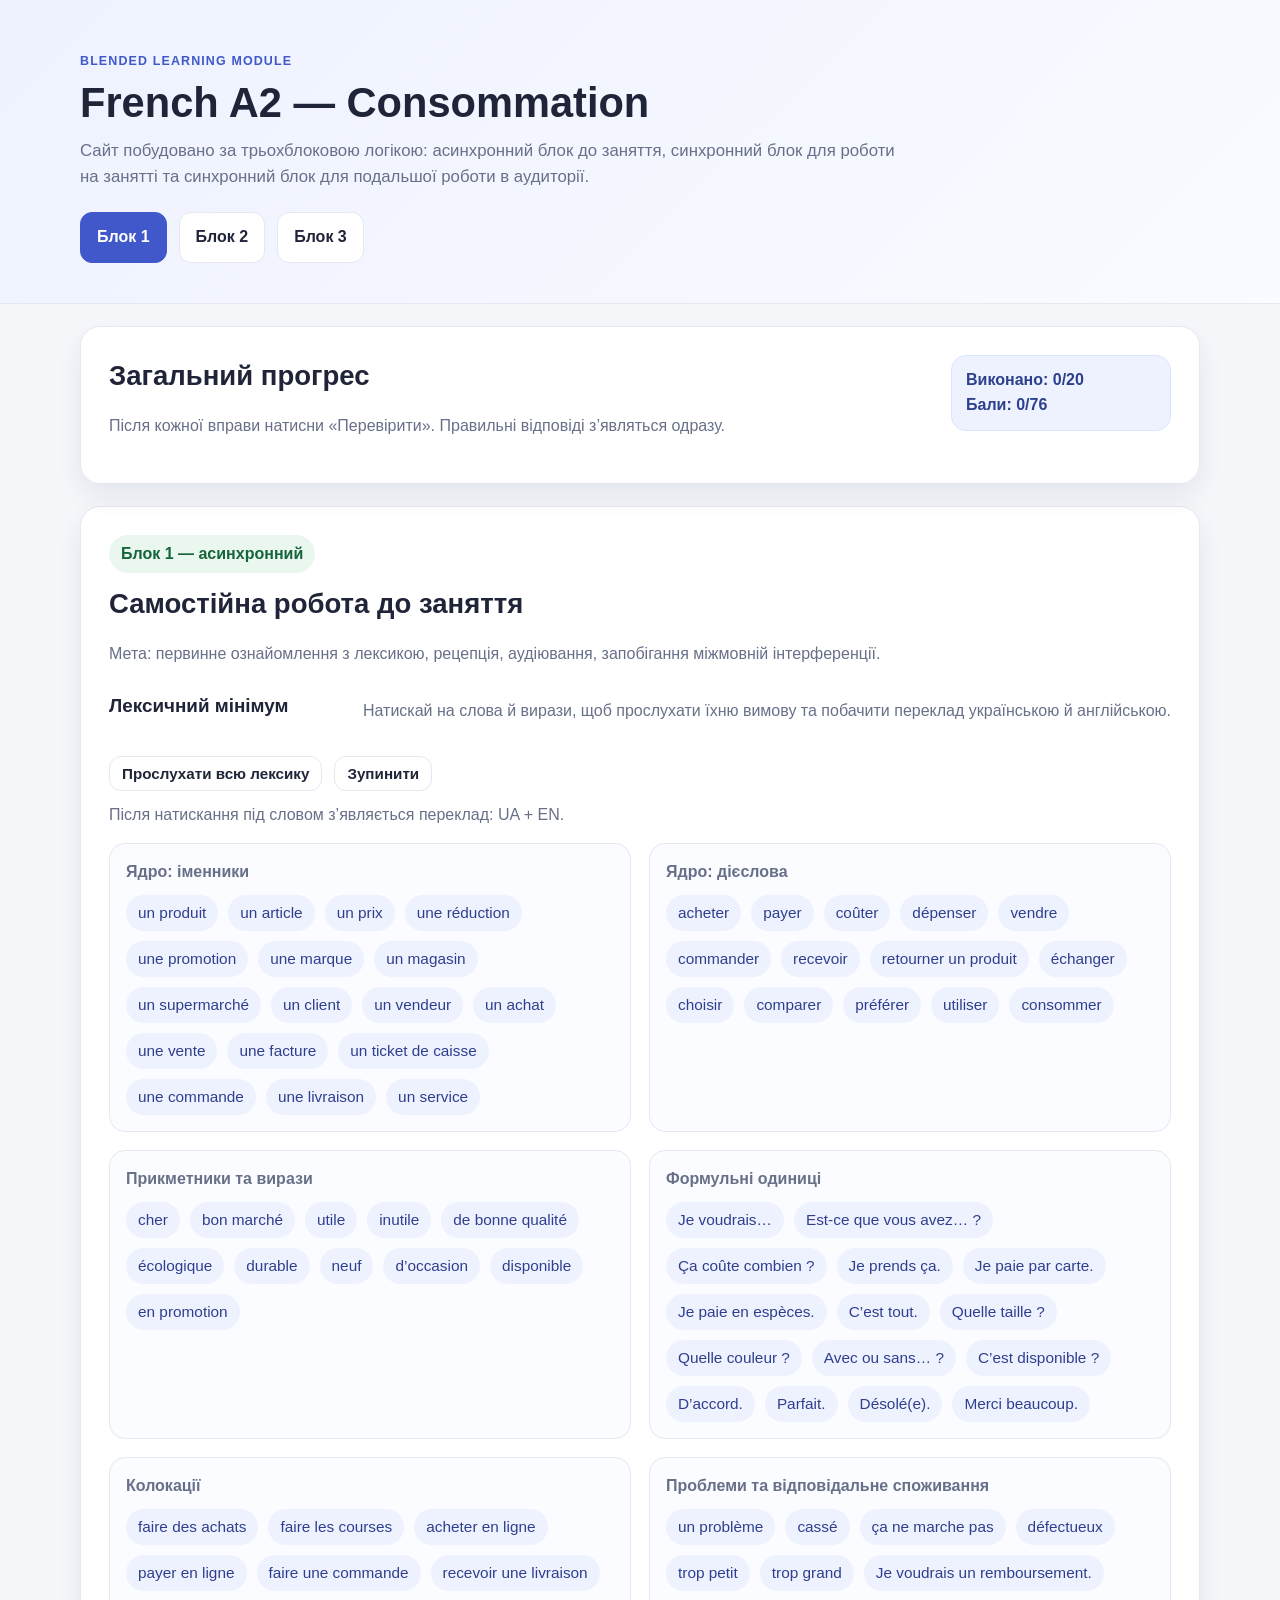
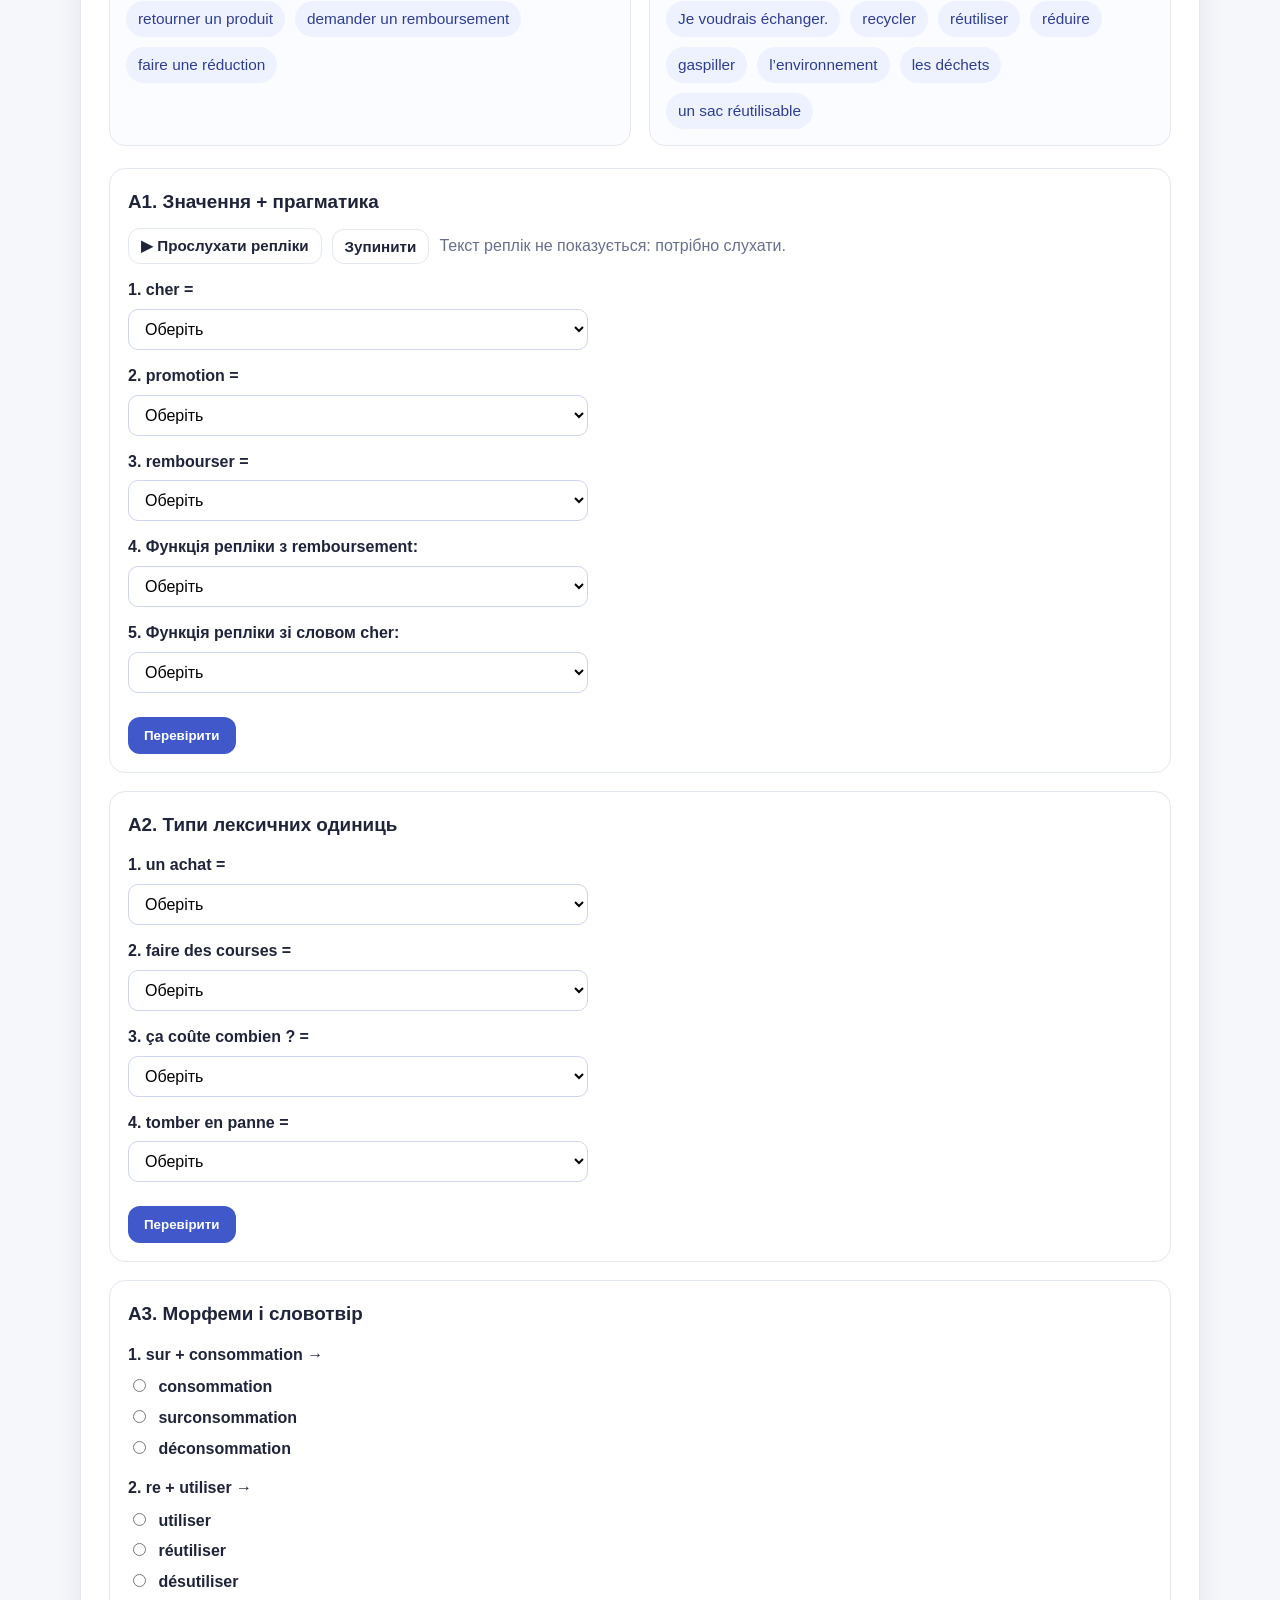
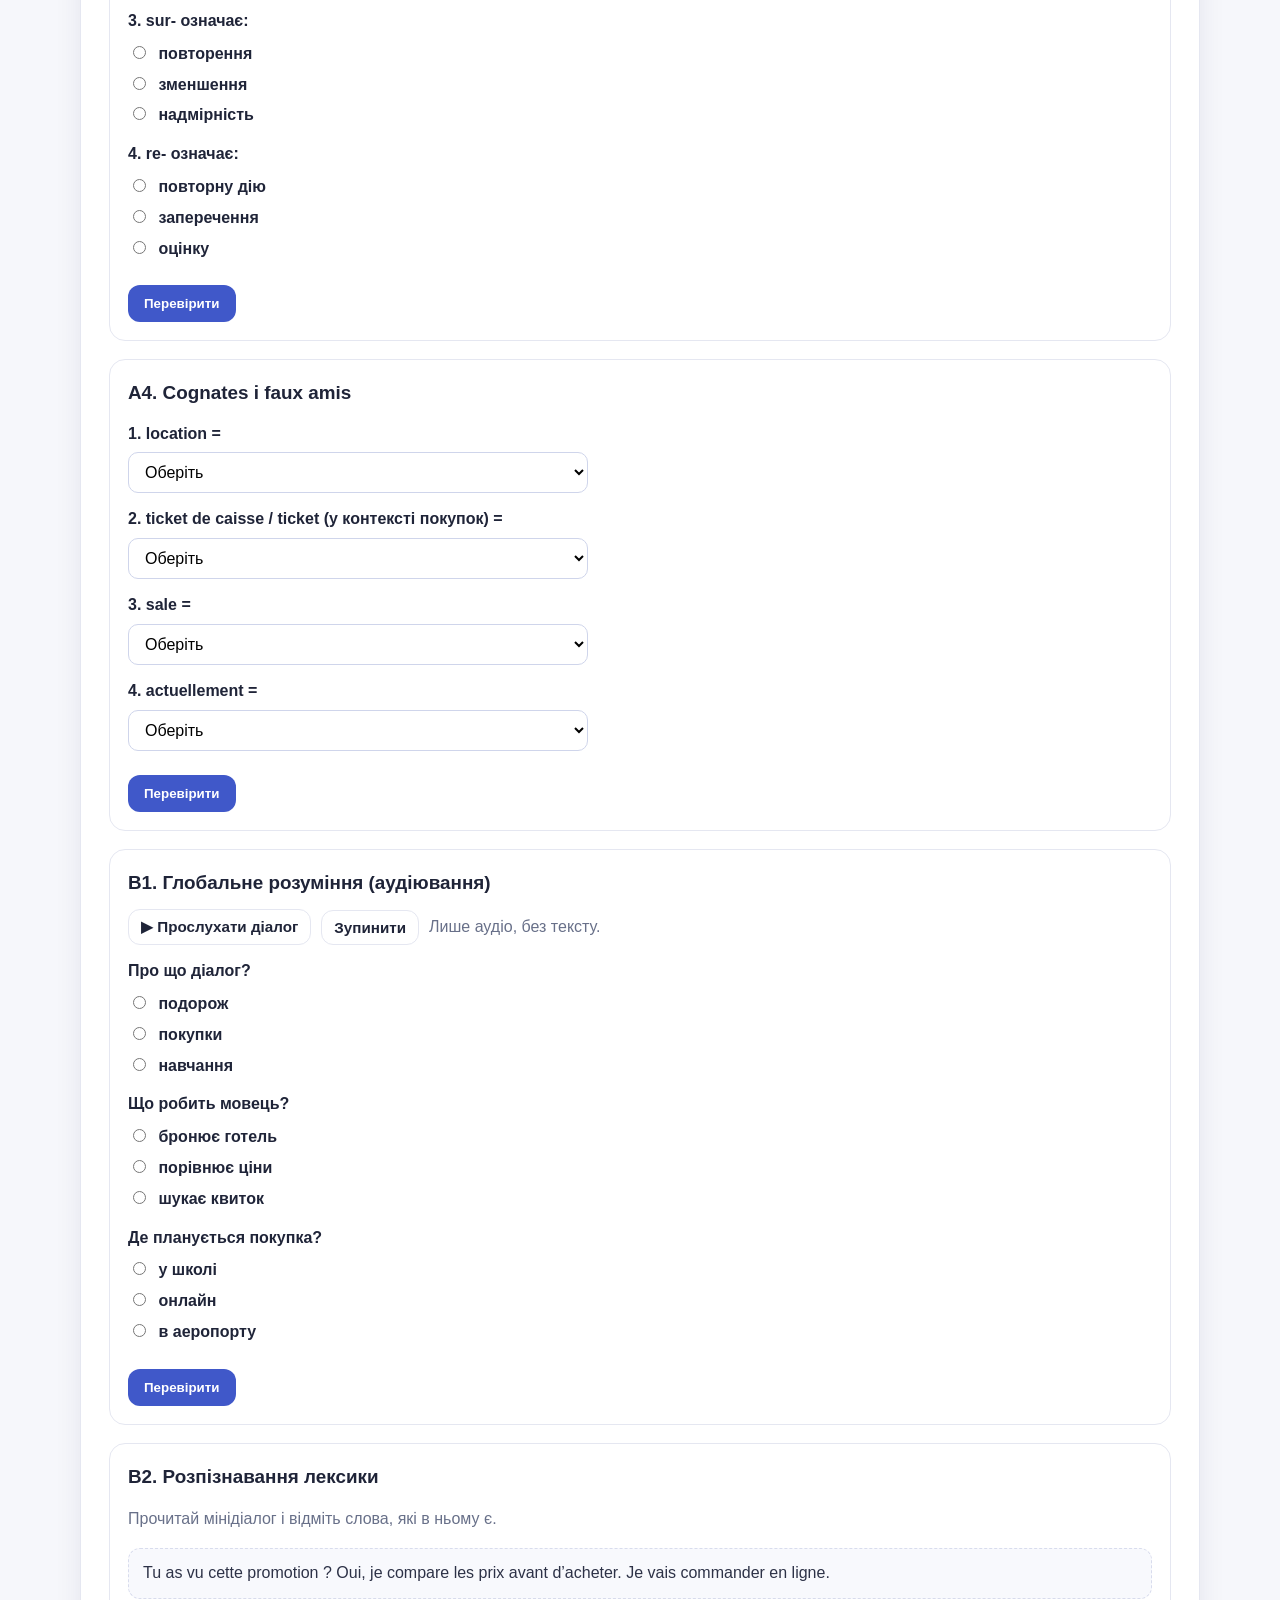
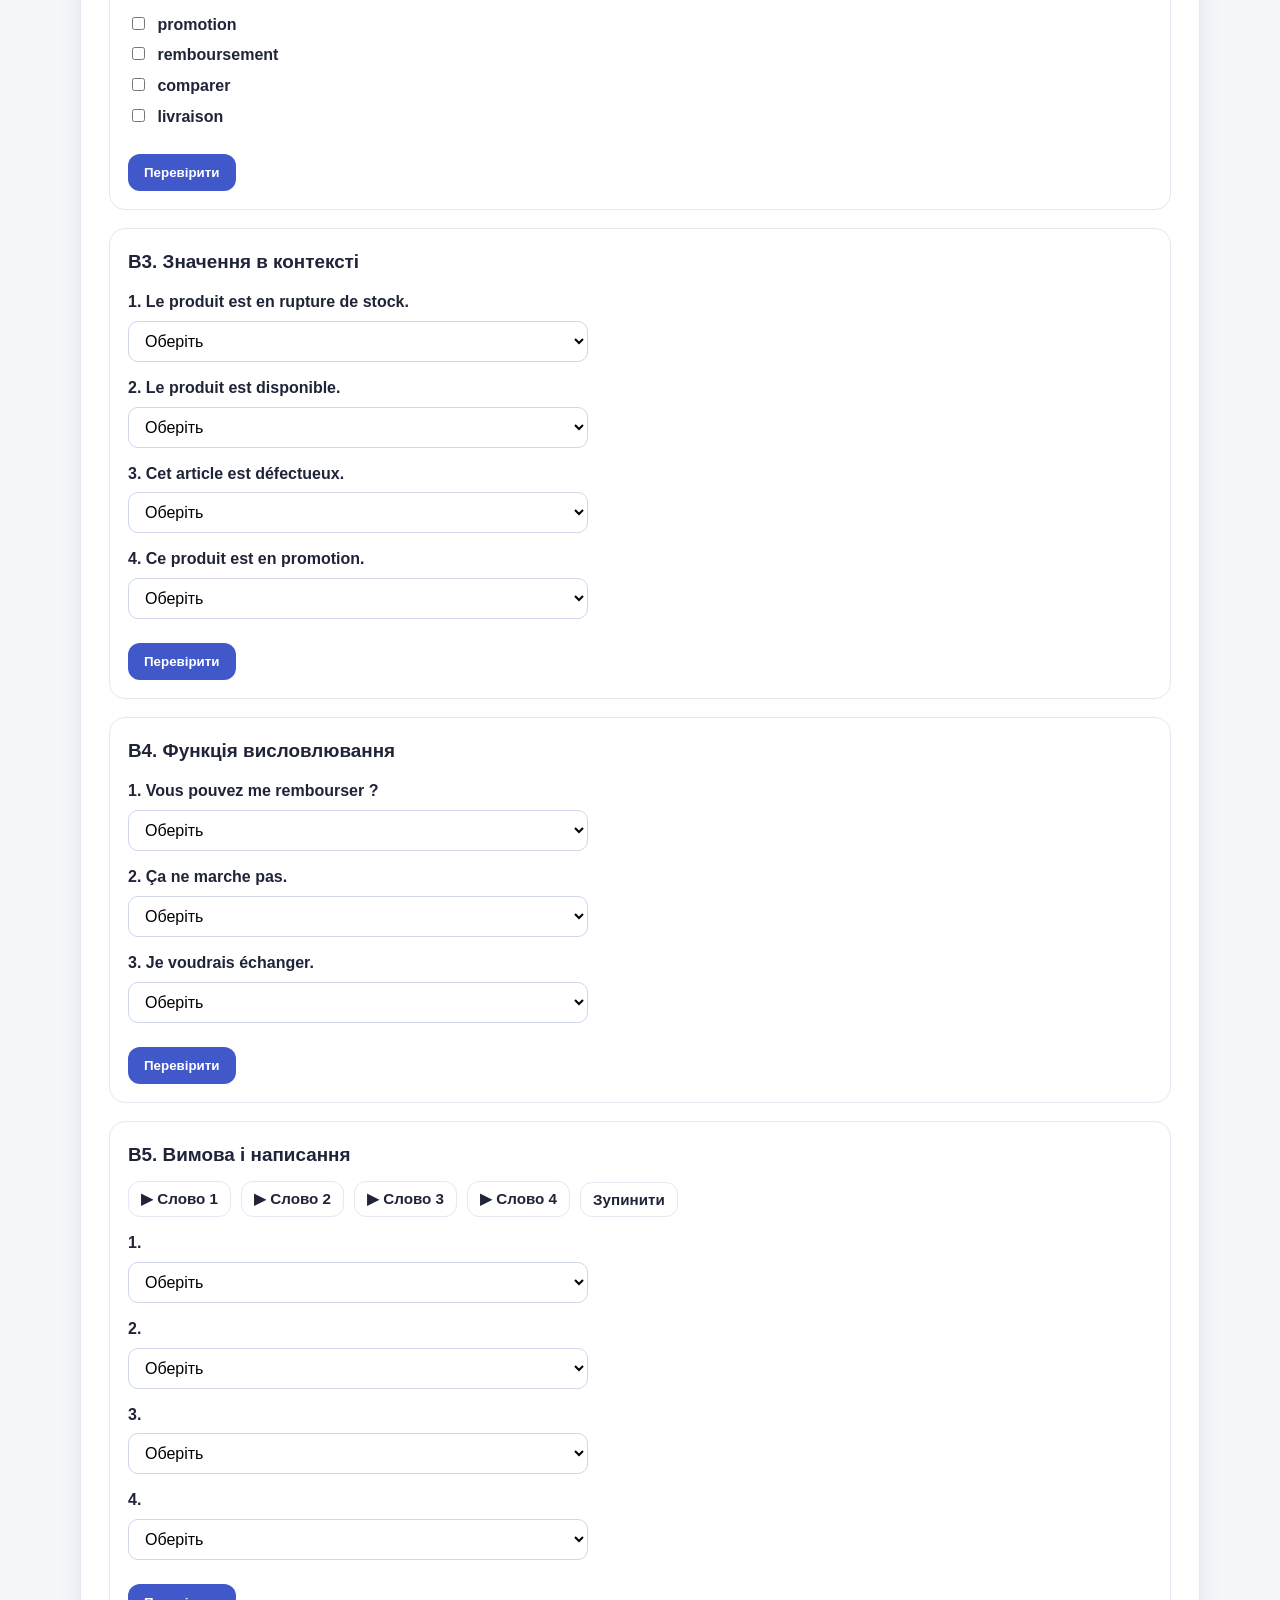
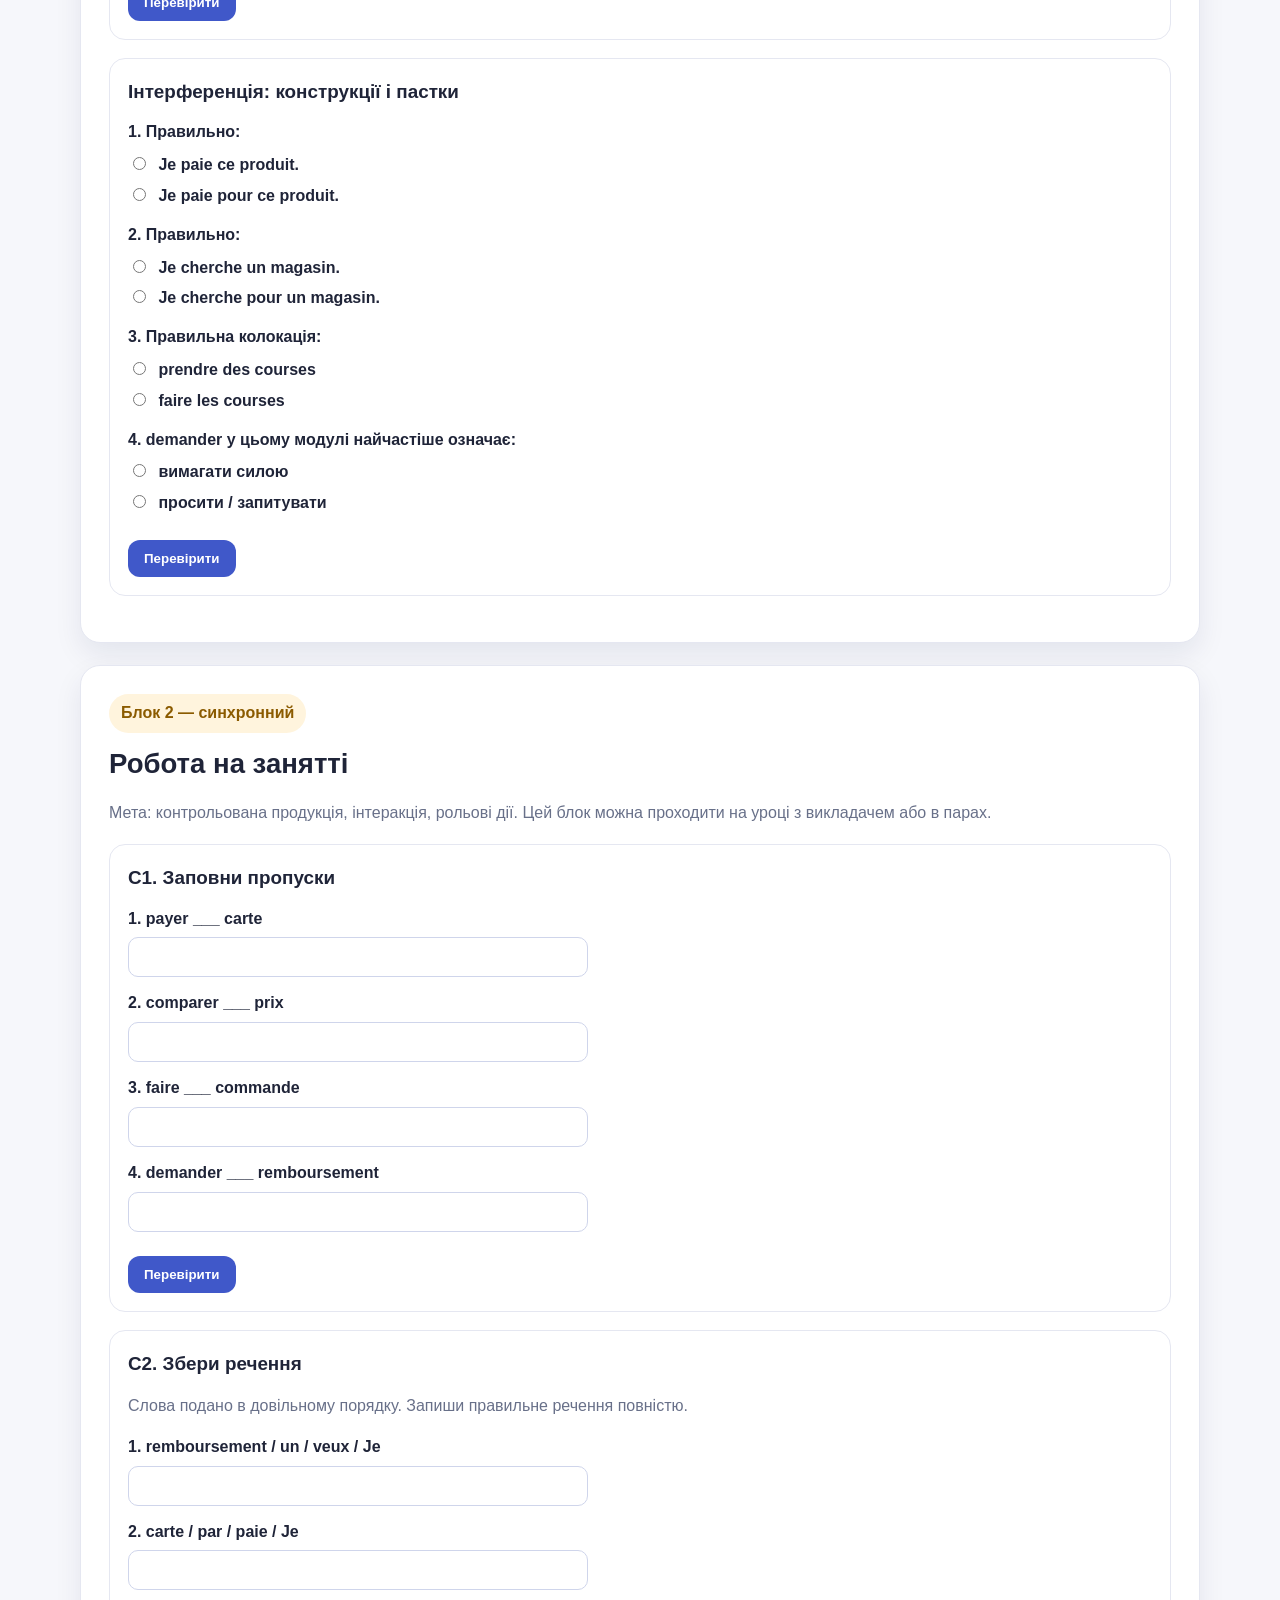
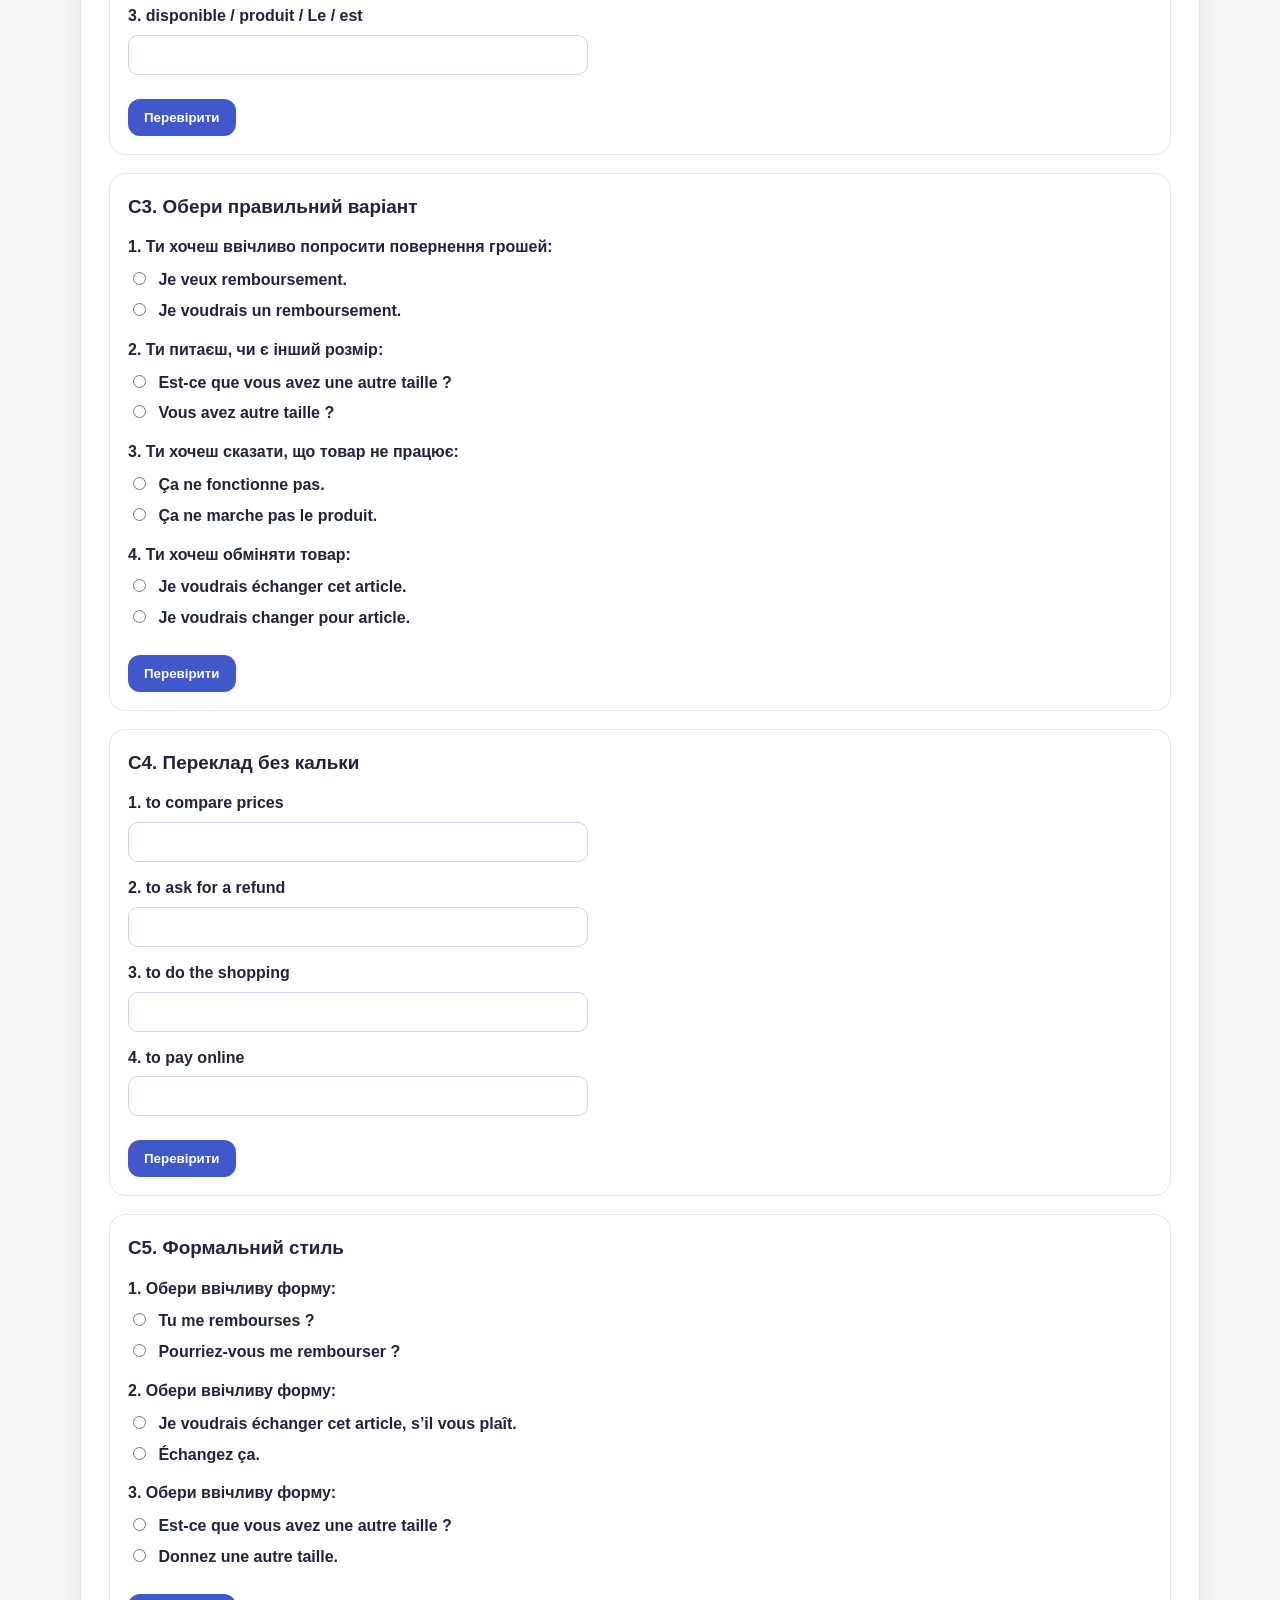
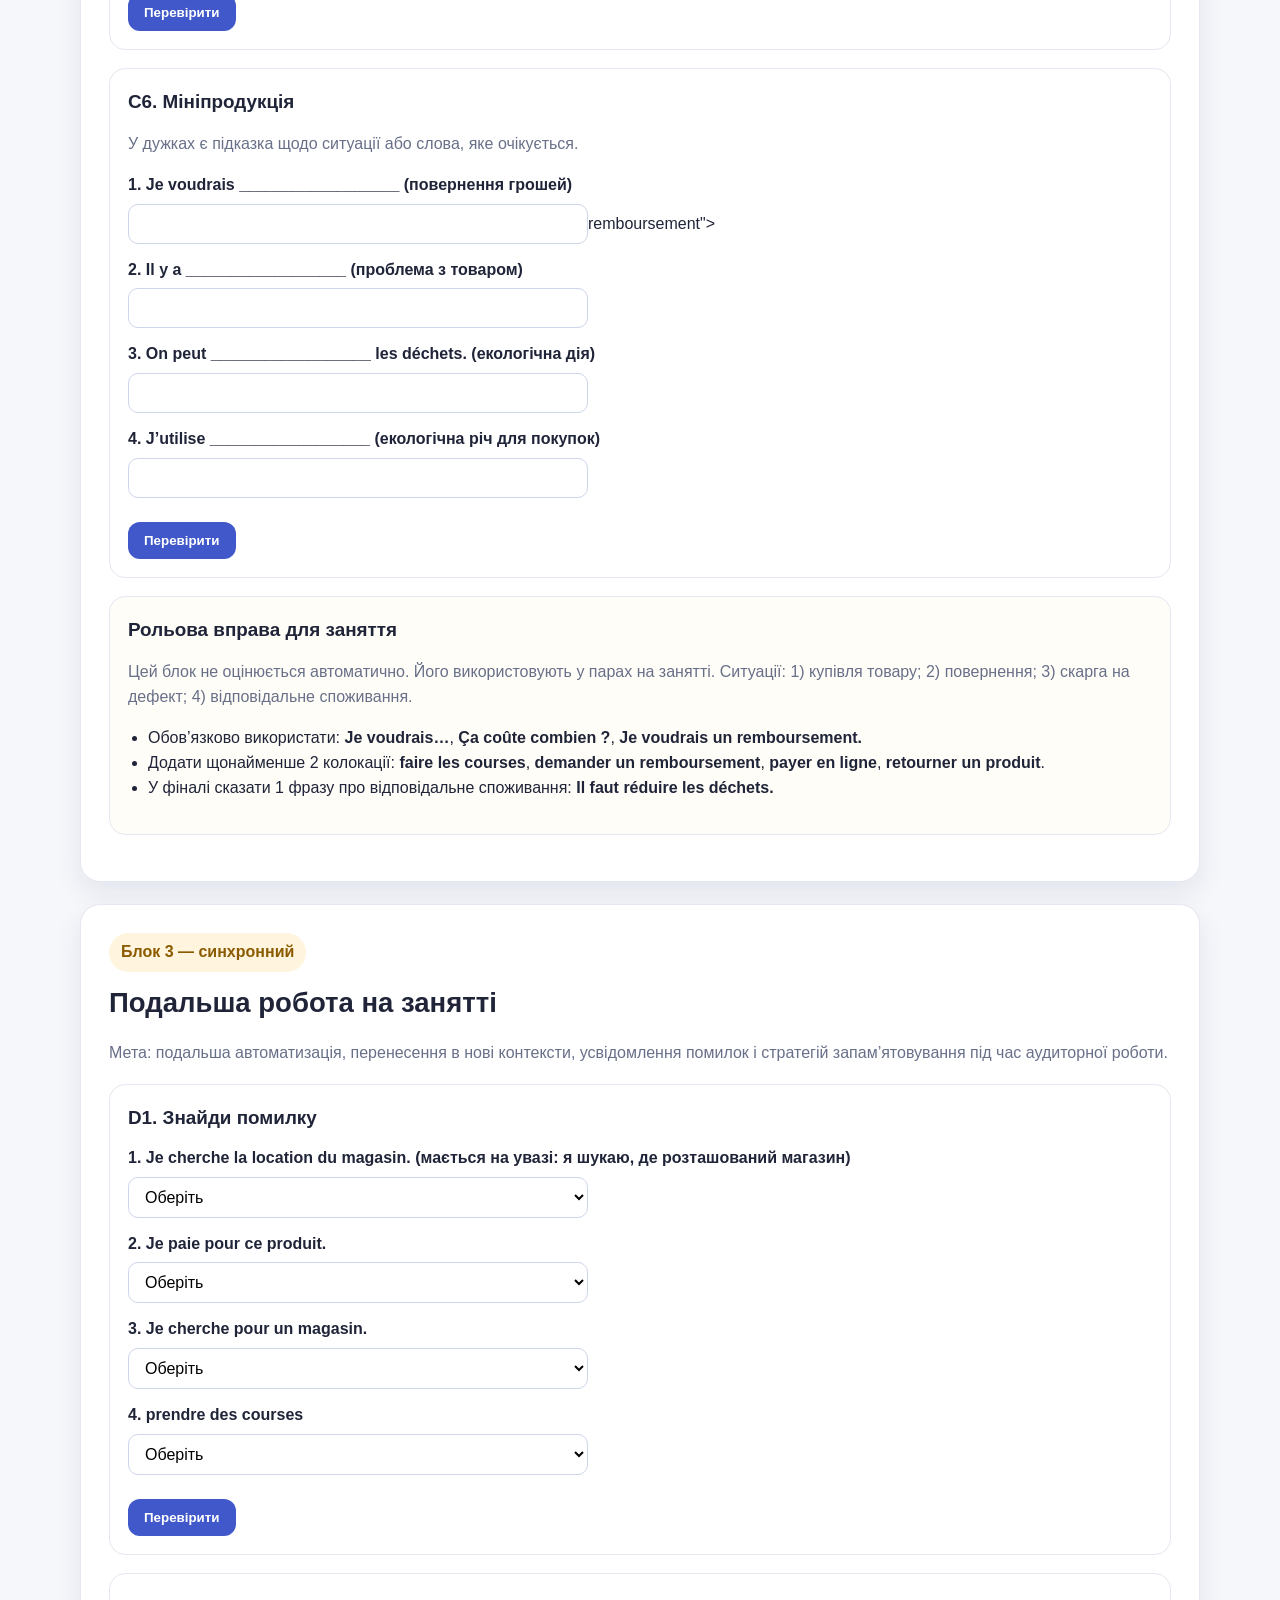
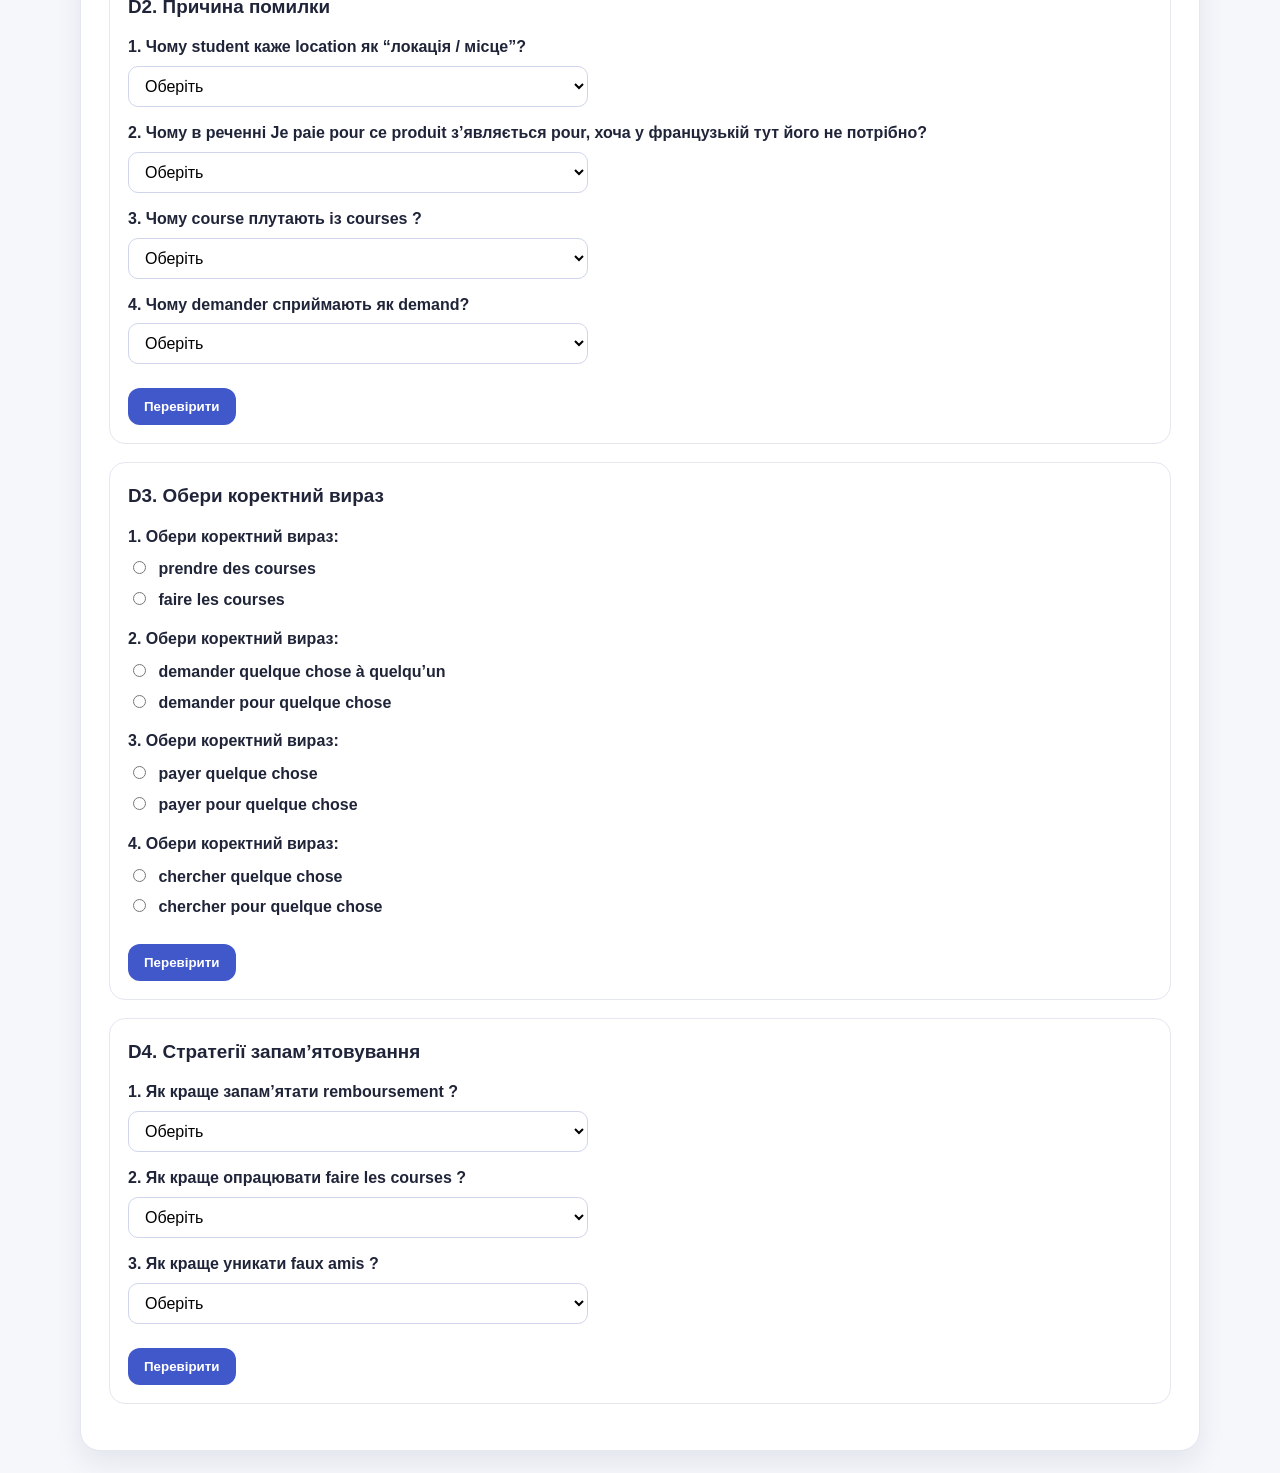
<file: ass/index.html>
<!DOCTYPE html>
<html lang="uk">
<head>
  <meta charset="UTF-8" />
  <meta name="viewport" content="width=device-width, initial-scale=1.0" />
  <title>French A2 — Consommation | A-S-S модель</title>
  <link rel="stylesheet" href="style.css" />
</head>
<body>
  <header class="hero">
    <div class="wrap">
      <p class="eyebrow">Blended learning module</p>
      <h1>French A2 — Consommation</h1>
      <p class="lead">
        Сайт побудовано за трьохблоковою логікою: асинхронний блок до заняття, синхронний блок для роботи на занятті та синхронний блок для подальшої роботи в аудиторії.
      </p>
      <div class="hero-actions">
        <a href="#block1" class="btn primary">Блок 1</a>
        <a href="#block2" class="btn">Блок 2</a>
        <a href="#block3" class="btn">Блок 3</a>
      </div>
    </div>
  </header>

  <main class="wrap">
    <section class="card sticky-score">
      <div class="section-head">
        <div>
          <h2>Загальний прогрес</h2>
          <p class="muted">Після кожної вправи натисни «Перевірити». Правильні відповіді з’являться одразу.</p>
        </div>
        <div class="scoreboard">
          <div>Виконано: <span id="doneCount">0</span>/<span id="exerciseCount">0</span></div>
          <div>Бали: <span id="totalScore">0</span>/<span id="maxScore">0</span></div>
        </div>
      </div>
    </section>

    <section id="block1" class="card">
      <div class="block-label async">Блок 1 — асинхронний</div>
      <h2>Самостійна робота до заняття</h2>
      <p class="muted">Мета: первинне ознайомлення з лексикою, рецепція, аудіювання, запобігання міжмовній інтерференції.</p>

      <div class="lexicon-header">
        <h3>Лексичний мінімум</h3><p class="muted">Натискай на слова й вирази, щоб прослухати їхню вимову та побачити переклад українською й англійською.</p>
        <div class="hero-actions">
          <button class="btn small speak-all" data-target="lexicon">Прослухати всю лексику</button>
          <button class="btn small stop-audio">Зупинити</button>
        </div>
      </div>

      
<p class="muted translation-legend">Після натискання під словом з’являється переклад: UA + EN.</p>
<div id="lexicon" class="lexicon-grid">
  <div class="lex-card">
    <h4>Ядро: іменники</h4>
    <div class="chips speak-group">
      <button class="chip-speak" data-text="un produit" data-ua="товар" data-en="product">un produit<span class="chip-translation" aria-hidden="true"></span></button>
      <button class="chip-speak" data-text="un article" data-ua="товар / річ / артикул" data-en="item / article">un article<span class="chip-translation" aria-hidden="true"></span></button>
      <button class="chip-speak" data-text="un prix" data-ua="ціна" data-en="price">un prix<span class="chip-translation" aria-hidden="true"></span></button>
      <button class="chip-speak" data-text="une réduction" data-ua="знижка" data-en="discount / reduction">une réduction<span class="chip-translation" aria-hidden="true"></span></button>
      <button class="chip-speak" data-text="une promotion" data-ua="акція / знижка" data-en="special offer / promotion">une promotion<span class="chip-translation" aria-hidden="true"></span></button>
      <button class="chip-speak" data-text="une marque" data-ua="бренд / марка" data-en="brand">une marque<span class="chip-translation" aria-hidden="true"></span></button>
      <button class="chip-speak" data-text="un magasin" data-ua="магазин" data-en="shop / store">un magasin<span class="chip-translation" aria-hidden="true"></span></button>
      <button class="chip-speak" data-text="un supermarché" data-ua="супермаркет" data-en="supermarket">un supermarché<span class="chip-translation" aria-hidden="true"></span></button>
      <button class="chip-speak" data-text="un client" data-ua="клієнт" data-en="customer / client">un client<span class="chip-translation" aria-hidden="true"></span></button>
      <button class="chip-speak" data-text="un vendeur" data-ua="продавець" data-en="salesperson / seller">un vendeur<span class="chip-translation" aria-hidden="true"></span></button>
      <button class="chip-speak" data-text="un achat" data-ua="покупка" data-en="purchase">un achat<span class="chip-translation" aria-hidden="true"></span></button>
      <button class="chip-speak" data-text="une vente" data-ua="продаж" data-en="sale / selling">une vente<span class="chip-translation" aria-hidden="true"></span></button>
      <button class="chip-speak" data-text="une facture" data-ua="рахунок / накладна" data-en="invoice / bill">une facture<span class="chip-translation" aria-hidden="true"></span></button>
      <button class="chip-speak" data-text="un ticket de caisse" data-ua="чек з каси" data-en="receipt">un ticket de caisse<span class="chip-translation" aria-hidden="true"></span></button>
      <button class="chip-speak" data-text="une commande" data-ua="замовлення" data-en="order">une commande<span class="chip-translation" aria-hidden="true"></span></button>
      <button class="chip-speak" data-text="une livraison" data-ua="доставка" data-en="delivery">une livraison<span class="chip-translation" aria-hidden="true"></span></button>
      <button class="chip-speak" data-text="un service" data-ua="послуга / сервіс" data-en="service">un service<span class="chip-translation" aria-hidden="true"></span></button>
    </div>
  </div>

  <div class="lex-card">
    <h4>Ядро: дієслова</h4>
    <div class="chips speak-group">
      <button class="chip-speak" data-text="acheter" data-ua="купувати" data-en="to buy">acheter<span class="chip-translation" aria-hidden="true"></span></button>
      <button class="chip-speak" data-text="payer" data-ua="платити" data-en="to pay">payer<span class="chip-translation" aria-hidden="true"></span></button>
      <button class="chip-speak" data-text="coûter" data-ua="коштувати" data-en="to cost">coûter<span class="chip-translation" aria-hidden="true"></span></button>
      <button class="chip-speak" data-text="dépenser" data-ua="витрачати" data-en="to spend">dépenser<span class="chip-translation" aria-hidden="true"></span></button>
      <button class="chip-speak" data-text="vendre" data-ua="продавати" data-en="to sell">vendre<span class="chip-translation" aria-hidden="true"></span></button>
      <button class="chip-speak" data-text="commander" data-ua="замовляти" data-en="to order">commander<span class="chip-translation" aria-hidden="true"></span></button>
      <button class="chip-speak" data-text="recevoir" data-ua="отримувати" data-en="to receive">recevoir<span class="chip-translation" aria-hidden="true"></span></button>
      <button class="chip-speak" data-text="retourner un produit" data-ua="повернути товар" data-en="to return a product">retourner un produit<span class="chip-translation" aria-hidden="true"></span></button>
      <button class="chip-speak" data-text="échanger" data-ua="обмінювати" data-en="to exchange">échanger<span class="chip-translation" aria-hidden="true"></span></button>
      <button class="chip-speak" data-text="choisir" data-ua="обирати" data-en="to choose">choisir<span class="chip-translation" aria-hidden="true"></span></button>
      <button class="chip-speak" data-text="comparer" data-ua="порівнювати" data-en="to compare">comparer<span class="chip-translation" aria-hidden="true"></span></button>
      <button class="chip-speak" data-text="préférer" data-ua="надавати перевагу" data-en="to prefer">préférer<span class="chip-translation" aria-hidden="true"></span></button>
      <button class="chip-speak" data-text="utiliser" data-ua="використовувати" data-en="to use">utiliser<span class="chip-translation" aria-hidden="true"></span></button>
      <button class="chip-speak" data-text="consommer" data-ua="споживати" data-en="to consume">consommer<span class="chip-translation" aria-hidden="true"></span></button>
    </div>
  </div>

  <div class="lex-card">
    <h4>Прикметники та вирази</h4>
    <div class="chips speak-group">
      <button class="chip-speak" data-text="cher" data-ua="дорогий" data-en="expensive">cher<span class="chip-translation" aria-hidden="true"></span></button>
      <button class="chip-speak" data-text="bon marché" data-ua="недорогий / дешевий" data-en="cheap / inexpensive">bon marché<span class="chip-translation" aria-hidden="true"></span></button>
      <button class="chip-speak" data-text="utile" data-ua="корисний" data-en="useful">utile<span class="chip-translation" aria-hidden="true"></span></button>
      <button class="chip-speak" data-text="inutile" data-ua="некорисний / зайвий" data-en="useless / unnecessary">inutile<span class="chip-translation" aria-hidden="true"></span></button>
      <button class="chip-speak" data-text="de bonne qualité" data-ua="хорошої якості" data-en="good quality">de bonne qualité<span class="chip-translation" aria-hidden="true"></span></button>
      <button class="chip-speak" data-text="écologique" data-ua="екологічний" data-en="eco-friendly">écologique<span class="chip-translation" aria-hidden="true"></span></button>
      <button class="chip-speak" data-text="durable" data-ua="довговічний / екологічно стійкий" data-en="durable / sustainable">durable<span class="chip-translation" aria-hidden="true"></span></button>
      <button class="chip-speak" data-text="neuf" data-ua="новий" data-en="new">neuf<span class="chip-translation" aria-hidden="true"></span></button>
      <button class="chip-speak" data-text="d’occasion" data-ua="уживаний" data-en="second-hand / used">d’occasion<span class="chip-translation" aria-hidden="true"></span></button>
      <button class="chip-speak" data-text="disponible" data-ua="у наявності / доступний" data-en="available">disponible<span class="chip-translation" aria-hidden="true"></span></button>
      <button class="chip-speak" data-text="en promotion" data-ua="по акції / зі знижкою" data-en="on sale / on promotion">en promotion<span class="chip-translation" aria-hidden="true"></span></button>
    </div>
  </div>

  <div class="lex-card">
    <h4>Формульні одиниці</h4>
    <div class="chips speak-group">
      <button class="chip-speak" data-text="Je voudrais…" data-ua="я б хотів / хотіла…" data-en="I would like…">Je voudrais…<span class="chip-translation" aria-hidden="true"></span></button>
      <button class="chip-speak" data-text="Est-ce que vous avez… ?" data-ua="чи є у вас…?" data-en="do you have…?">Est-ce que vous avez… ?<span class="chip-translation" aria-hidden="true"></span></button>
      <button class="chip-speak" data-text="Ça coûte combien ?" data-ua="скільки це коштує?" data-en="how much does it cost?">Ça coûte combien ?<span class="chip-translation" aria-hidden="true"></span></button>
      <button class="chip-speak" data-text="Je prends ça." data-ua="я беру це" data-en="I'll take this">Je prends ça.<span class="chip-translation" aria-hidden="true"></span></button>
      <button class="chip-speak" data-text="Je paie par carte." data-ua="я плачу карткою" data-en="I pay by card">Je paie par carte.<span class="chip-translation" aria-hidden="true"></span></button>
      <button class="chip-speak" data-text="Je paie en espèces." data-ua="я плачу готівкою" data-en="I pay in cash">Je paie en espèces.<span class="chip-translation" aria-hidden="true"></span></button>
      <button class="chip-speak" data-text="C’est tout." data-ua="це все" data-en="that's all">C’est tout.<span class="chip-translation" aria-hidden="true"></span></button>
      <button class="chip-speak" data-text="Quelle taille ?" data-ua="який розмір?" data-en="what size?">Quelle taille ?<span class="chip-translation" aria-hidden="true"></span></button>
      <button class="chip-speak" data-text="Quelle couleur ?" data-ua="який колір?" data-en="what colour / color?">Quelle couleur ?<span class="chip-translation" aria-hidden="true"></span></button>
      <button class="chip-speak" data-text="Avec ou sans… ?" data-ua="з чи без…?" data-en="with or without…?">Avec ou sans… ?<span class="chip-translation" aria-hidden="true"></span></button>
      <button class="chip-speak" data-text="C’est disponible ?" data-ua="це є в наявності?" data-en="is it available?">C’est disponible ?<span class="chip-translation" aria-hidden="true"></span></button>
      <button class="chip-speak" data-text="D’accord." data-ua="добре / гаразд" data-en="okay / all right">D’accord.<span class="chip-translation" aria-hidden="true"></span></button>
      <button class="chip-speak" data-text="Parfait." data-ua="чудово" data-en="perfect">Parfait.<span class="chip-translation" aria-hidden="true"></span></button>
      <button class="chip-speak" data-text="Désolé(e)." data-ua="вибачте / вибач" data-en="sorry">Désolé(e).<span class="chip-translation" aria-hidden="true"></span></button>
      <button class="chip-speak" data-text="Merci beaucoup." data-ua="дуже дякую" data-en="thank you very much">Merci beaucoup.<span class="chip-translation" aria-hidden="true"></span></button>
    </div>
  </div>

  <div class="lex-card">
    <h4>Колокації</h4>
    <div class="chips speak-group">
      <button class="chip-speak" data-text="faire des achats" data-ua="робити покупки" data-en="to make purchases">faire des achats<span class="chip-translation" aria-hidden="true"></span></button>
      <button class="chip-speak" data-text="faire les courses" data-ua="робити покупки / закуповуватися" data-en="to do the shopping / grocery shopping">faire les courses<span class="chip-translation" aria-hidden="true"></span></button>
      <button class="chip-speak" data-text="acheter en ligne" data-ua="купувати онлайн" data-en="to buy online">acheter en ligne<span class="chip-translation" aria-hidden="true"></span></button>
      <button class="chip-speak" data-text="payer en ligne" data-ua="платити онлайн" data-en="to pay online">payer en ligne<span class="chip-translation" aria-hidden="true"></span></button>
      <button class="chip-speak" data-text="faire une commande" data-ua="робити замовлення" data-en="to place an order">faire une commande<span class="chip-translation" aria-hidden="true"></span></button>
      <button class="chip-speak" data-text="recevoir une livraison" data-ua="отримувати доставку" data-en="to receive a delivery">recevoir une livraison<span class="chip-translation" aria-hidden="true"></span></button>
      <button class="chip-speak" data-text="retourner un produit" data-ua="повернути товар" data-en="to return a product">retourner un produit<span class="chip-translation" aria-hidden="true"></span></button>
      <button class="chip-speak" data-text="demander un remboursement" data-ua="попросити повернення грошей" data-en="to ask for a refund">demander un remboursement<span class="chip-translation" aria-hidden="true"></span></button>
      <button class="chip-speak" data-text="faire une réduction" data-ua="зробити знижку" data-en="to give a discount">faire une réduction<span class="chip-translation" aria-hidden="true"></span></button>
    </div>
  </div>

  <div class="lex-card">
    <h4>Проблеми та відповідальне споживання</h4>
    <div class="chips speak-group">
      <button class="chip-speak" data-text="un problème" data-ua="проблема" data-en="problem">un problème<span class="chip-translation" aria-hidden="true"></span></button>
      <button class="chip-speak" data-text="cassé" data-ua="зламаний" data-en="broken">cassé<span class="chip-translation" aria-hidden="true"></span></button>
      <button class="chip-speak" data-text="ça ne marche pas" data-ua="це не працює" data-en="it doesn't work">ça ne marche pas<span class="chip-translation" aria-hidden="true"></span></button>
      <button class="chip-speak" data-text="défectueux" data-ua="дефектний" data-en="defective / faulty">défectueux<span class="chip-translation" aria-hidden="true"></span></button>
      <button class="chip-speak" data-text="trop petit" data-ua="надто малий" data-en="too small">trop petit<span class="chip-translation" aria-hidden="true"></span></button>
      <button class="chip-speak" data-text="trop grand" data-ua="надто великий" data-en="too big / too large">trop grand<span class="chip-translation" aria-hidden="true"></span></button>
      <button class="chip-speak" data-text="Je voudrais un remboursement." data-ua="я б хотів / хотіла повернення грошей" data-en="I would like a refund.">Je voudrais un remboursement.<span class="chip-translation" aria-hidden="true"></span></button>
      <button class="chip-speak" data-text="Je voudrais échanger." data-ua="я б хотів / хотіла обміняти" data-en="I would like to exchange.">Je voudrais échanger.<span class="chip-translation" aria-hidden="true"></span></button>
      <button class="chip-speak" data-text="recycler" data-ua="переробляти" data-en="to recycle">recycler<span class="chip-translation" aria-hidden="true"></span></button>
      <button class="chip-speak" data-text="réutiliser" data-ua="повторно використовувати" data-en="to reuse">réutiliser<span class="chip-translation" aria-hidden="true"></span></button>
      <button class="chip-speak" data-text="réduire" data-ua="зменшувати" data-en="to reduce">réduire<span class="chip-translation" aria-hidden="true"></span></button>
      <button class="chip-speak" data-text="gaspiller" data-ua="марнувати" data-en="to waste">gaspiller<span class="chip-translation" aria-hidden="true"></span></button>
      <button class="chip-speak" data-text="l’environnement" data-ua="довкілля" data-en="the environment">l’environnement<span class="chip-translation" aria-hidden="true"></span></button>
      <button class="chip-speak" data-text="les déchets" data-ua="відходи" data-en="waste">les déchets<span class="chip-translation" aria-hidden="true"></span></button>
      <button class="chip-speak" data-text="un sac réutilisable" data-ua="багаторазова торба" data-en="reusable bag">un sac réutilisable<span class="chip-translation" aria-hidden="true"></span></button>
    </div>
  </div>
</div>
</div>

      <div class="exercise" data-points="5">
        <h3>A1. Значення + прагматика</h3>
        <div class="audio-row">
          <button class="btn small play-dialogue" data-dialogue="a1">▶ Прослухати репліки</button>
          <button class="btn small stop-audio">Зупинити</button>
          <span class="muted">Текст реплік не показується: потрібно слухати.</span>
        </div>
        <div class="q"><label>1. cher =</label>
          <select data-answer="дорогий"><option value="">Оберіть</option><option>дешевий</option><option>дорогий</option><option>новий</option></select>
        </div>
        <div class="q"><label>2. promotion =</label>
          <select data-answer="знижка"><option value="">Оберіть</option><option>доставка</option><option>знижка</option><option>гарантія</option></select>
        </div>
        <div class="q"><label>3. rembourser =</label>
          <select data-answer="повернути гроші"><option value="">Оберіть</option><option>купити</option><option>повернути гроші</option><option>оплатити</option></select>
        </div>
        <div class="q"><label>4. Функція репліки з <span class="lex" data-ua="повернення грошей" data-en="refund">remboursement</span>:</label>
          <select data-answer="прохання"><option value="">Оберіть</option><option>наказ</option><option>прохання</option><option>скарга</option></select>
        </div>
        <div class="q"><label>5. Функція репліки зі словом cher:</label>
          <select data-answer="скарга"><option value="">Оберіть</option><option>порада</option><option>скарга</option><option>прохання</option></select>
        </div>
        <button class="check-btn">Перевірити</button><div class="feedback"></div>
      </div>

      <div class="exercise" data-points="4">
        <h3>A2. Типи лексичних одиниць</h3>
        <div class="q"><label>1. un achat =</label><select data-answer="слово"><option value="">Оберіть</option><option>слово</option><option>колокація</option><option>формула</option><option>ідіома</option></select></div>
        <div class="q"><label>2. <span class="lex" data-ua="робити покупки" data-en="do the shopping">faire des courses</span> =</label><select data-answer="колокація"><option value="">Оберіть</option><option>слово</option><option>колокація</option><option>формула</option><option>ідіома</option></select></div>
        <div class="q"><label>3. ça coûte combien ? =</label><select data-answer="формула"><option value="">Оберіть</option><option>слово</option><option>колокація</option><option>формула</option><option>ідіома</option></select></div>
        <div class="q"><label>4. tomber en panne =</label><select data-answer="ідіома"><option value="">Оберіть</option><option>слово</option><option>колокація</option><option>формула</option><option>ідіома</option></select></div>
        <button class="check-btn">Перевірити</button><div class="feedback"></div>
      </div>

      <div class="exercise" data-points="4">
        <h3>A3. Морфеми і словотвір</h3>
        <div class="q">
          <p>1. sur + consommation →</p>
          <label><input type="radio" name="a3q1" value="wrong"> consommation</label>
          <label><input type="radio" name="a3q1" value="correct"> surconsommation</label>
          <label><input type="radio" name="a3q1" value="wrong"> déconsommation</label>
        </div>
        <div class="q">
          <p>2. re + utiliser →</p>
          <label><input type="radio" name="a3q2" value="wrong"> utiliser</label>
          <label><input type="radio" name="a3q2" value="correct"> réutiliser</label>
          <label><input type="radio" name="a3q2" value="wrong"> désutiliser</label>
        </div>
        <div class="q">
          <p>3. sur- означає:</p>
          <label><input type="radio" name="a3q3" value="wrong"> повторення</label>
          <label><input type="radio" name="a3q3" value="wrong"> зменшення</label>
          <label><input type="radio" name="a3q3" value="correct"> надмірність</label>
        </div>
        <div class="q">
          <p>4. re- означає:</p>
          <label><input type="radio" name="a3q4" value="correct"> повторну дію</label>
          <label><input type="radio" name="a3q4" value="wrong"> заперечення</label>
          <label><input type="radio" name="a3q4" value="wrong"> оцінку</label>
        </div>
        <button class="check-btn">Перевірити</button><div class="feedback"></div>
      </div>

      <div class="exercise" data-points="4">
        <h3>A4. Cognates і faux amis</h3>
        <div class="q"><label>1. location =</label><select data-answer="оренда"><option value="">Оберіть</option><option>місце</option><option>оренда</option></select></div>
        <div class="q"><label>2. ticket de caisse / ticket (у контексті покупок) =</label><select data-answer="чек з каси"><option value="">Оберіть</option><option>квиток</option><option>чек з каси</option></select></div>
        <div class="q"><label>3. sale =</label><select data-answer="брудний"><option value="">Оберіть</option><option>розпродаж</option><option>брудний</option></select></div>
        <div class="q"><label>4. actuellement =</label><select data-answer="зараз, нині"><option value="">Оберіть</option><option>актуально</option><option>зараз, нині</option></select></div>
        <button class="check-btn">Перевірити</button><div class="feedback"></div>
      </div>

      <div class="exercise" data-points="3">
        <h3>B1. Глобальне розуміння (аудіювання)</h3>
        <div class="audio-row">
          <button class="btn small play-dialogue" data-dialogue="b1">▶ Прослухати діалог</button>
          <button class="btn small stop-audio">Зупинити</button>
          <span class="muted">Лише аудіо, без тексту.</span>
        </div>
        <div class="q">
          <p>Про що діалог?</p>
          <label><input type="radio" name="b1q1" value="wrong"> подорож</label>
          <label><input type="radio" name="b1q1" value="correct"> покупки</label>
          <label><input type="radio" name="b1q1" value="wrong"> навчання</label>
        </div>
        <div class="q">
          <p>Що робить мовець?</p>
          <label><input type="radio" name="b1q2" value="wrong"> бронює готель</label>
          <label><input type="radio" name="b1q2" value="correct"> порівнює ціни</label>
          <label><input type="radio" name="b1q2" value="wrong"> шукає квиток</label>
        </div>
        <div class="q">
          <p>Де планується покупка?</p>
          <label><input type="radio" name="b1q3" value="wrong"> у школі</label>
          <label><input type="radio" name="b1q3" value="correct"> онлайн</label>
          <label><input type="radio" name="b1q3" value="wrong"> в аеропорту</label>
        </div>
        <button class="check-btn">Перевірити</button><div class="feedback"></div>
      </div>

      <div class="exercise" data-points="4">
        <h3>B2. Розпізнавання лексики</h3>
        <p class="muted">Прочитай мінідіалог і відміть слова, які в ньому є.</p>
        <div class="mini-text">
          Tu as vu cette promotion ? Oui, je compare les prix avant d’<span class="lex" data-ua="купувати" data-en="to buy">acheter</span>. Je vais commander en ligne.
        </div>
        <div class="q">
          <label><input type="checkbox" data-answer="true"> promotion</label>
          <label><input type="checkbox" data-answer="false"> <span class="lex" data-ua="повернення грошей" data-en="refund">remboursement</span></label>
          <label><input type="checkbox" data-answer="true"> comparer</label>
          <label><input type="checkbox" data-answer="false"> livraison</label>
        </div>
        <button class="check-btn">Перевірити</button><div class="feedback"></div>
      </div>

      <div class="exercise" data-points="4">
        <h3>B3. Значення в контексті</h3>
        <div class="q"><label>1. Le produit est en rupture de stock.</label><select data-answer="немає в наявності"><option value="">Оберіть</option><option>є знижка</option><option>немає в наявності</option><option>дорогий</option></select></div>
        <div class="q"><label>2. Le produit est disponible.</label><select data-answer="є в наявності"><option value="">Оберіть</option><option>є в наявності</option><option>дефектний</option><option>зайвий</option></select></div>
        <div class="q"><label>3. Cet article est défectueux.</label><select data-answer="має дефект"><option value="">Оберіть</option><option>дуже якісний</option><option>має дефект</option><option>вживаний</option></select></div>
        <div class="q"><label>4. Ce produit est en promotion.</label><select data-answer="зі знижкою"><option value="">Оберіть</option><option>у кредит</option><option>зі знижкою</option><option>не працює</option></select></div>
        <button class="check-btn">Перевірити</button><div class="feedback"></div>
      </div>

      <div class="exercise" data-points="3">
        <h3>B4. Функція висловлювання</h3>
        <div class="q"><label>1. Vous pouvez me rembourser ?</label><select data-answer="прохання"><option value="">Оберіть</option><option>порада</option><option>прохання</option><option>опис</option></select></div>
        <div class="q"><label>2. Ça ne marche pas.</label><select data-answer="скарга / повідомлення про проблему"><option value="">Оберіть</option><option>скарга / повідомлення про проблему</option><option>покупка</option><option>подяка</option></select></div>
        <div class="q"><label>3. Je voudrais échanger.</label><select data-answer="ввічливе прохання"><option value="">Оберіть</option><option>наказ</option><option>ввічливе прохання</option><option>відмова</option></select></div>
        <button class="check-btn">Перевірити</button><div class="feedback"></div>
      </div>

      
<div class="exercise" data-points="4">
  <h3>B5. Вимова і написання</h3>
  <div class="audio-row">
    <button class="btn small play-dialogue" data-dialogue="b5_1">▶ Слово 1</button>
    <button class="btn small play-dialogue" data-dialogue="b5_2">▶ Слово 2</button>
    <button class="btn small play-dialogue" data-dialogue="b5_3">▶ Слово 3</button>
    <button class="btn small play-dialogue" data-dialogue="b5_4">▶ Слово 4</button>
    <button class="btn small stop-audio">Зупинити</button>
  </div>
  <div class="q"><label>1.</label><select data-answer="fidélité"><option value="">Оберіть</option><option>fidelité</option><option>fidélité</option></select></div>
  <div class="q"><label>2.</label><select data-answer="livraison"><option value="">Оберіть</option><option>livraisson</option><option>livraison</option></select></div>
  <div class="q"><label>3.</label><select data-answer="écologique"><option value="">Оберіть</option><option>écologique</option><option>ecologique</option></select></div>
  <div class="q"><label>4.</label><select data-answer="remboursement"><option value="">Оберіть</option><option>remboursement</option><option>rembourcement</option></select></div>
  <button class="check-btn">Перевірити</button><div class="feedback"></div>
</div>


      <div class="exercise" data-points="4">
        <h3>Інтерференція: конструкції і пастки</h3>
        <div class="q">
          <p>1. Правильно:</p>
          <label><input type="radio" name="int1" value="correct"> Je paie ce produit.</label>
          <label><input type="radio" name="int1" value="wrong"> Je paie pour ce produit.</label>
        </div>
        <div class="q">
          <p>2. Правильно:</p>
          <label><input type="radio" name="int2" value="correct"> Je cherche un magasin.</label>
          <label><input type="radio" name="int2" value="wrong"> Je cherche pour un magasin.</label>
        </div>
        <div class="q">
          <p>3. Правильна колокація:</p>
          <label><input type="radio" name="int3" value="wrong"> prendre des courses</label>
          <label><input type="radio" name="int3" value="correct"> faire les courses</label>
        </div>
        <div class="q">
          <p>4. demander у цьому модулі найчастіше означає:</p>
          <label><input type="radio" name="int4" value="wrong"> вимагати силою</label>
          <label><input type="radio" name="int4" value="correct"> просити / запитувати</label>
        </div>
        <button class="check-btn">Перевірити</button><div class="feedback"></div>
      </div>
    </section>

    <section id="block2" class="card">
      <div class="block-label sync">Блок 2 — синхронний</div>
      <h2>Робота на занятті</h2>
      <p class="muted">Мета: контрольована продукція, інтеракція, рольові дії. Цей блок можна проходити на уроці з викладачем або в парах.</p>

      <div class="exercise" data-points="4">
        <h3>C1. Заповни пропуски</h3>
        <div class="q"><label>1. <span class="lex" data-ua="платити" data-en="to pay">payer</span> ___ carte</label><input type="text" data-answer="par"></div>
        <div class="q"><label>2. comparer ___ prix</label><input type="text" data-answer="les"></div>
        <div class="q"><label>3. faire ___ commande</label><input type="text" data-answer="une"></div>
        <div class="q"><label>4. demander ___ <span class="lex" data-ua="повернення грошей" data-en="refund">remboursement</span></label><input type="text" data-answer="un"></div>
        <button class="check-btn">Перевірити</button><div class="feedback"></div>
      </div>

      
<div class="exercise" data-points="3">
  <h3>C2. Збери речення</h3>
  <p class="muted">Слова подано в довільному порядку. Запиши правильне речення повністю.</p>
  <div class="q"><label>1. remboursement / un / veux / Je</label><input type="text" data-answer="Je veux un remboursement"></div>
  <div class="q"><label>2. carte / par / paie / Je</label><input type="text" data-answer="Je paie par carte"></div>
  <div class="q"><label>3. disponible / produit / Le / est</label><input type="text" data-answer="Le produit est disponible"></div>
  <button class="check-btn">Перевірити</button><div class="feedback"></div>
</div>


      <div class="exercise" data-points="4">
        <h3>C3. Обери правильний варіант</h3>
        <div class="q">
          <p>1. Ти хочеш ввічливо попросити повернення грошей:</p>
          <label><input type="radio" name="c3q1" value="wrong"> Je veux <span class="lex" data-ua="повернення грошей" data-en="refund">remboursement</span>.</label>
          <label><input type="radio" name="c3q1" value="correct"> Je voudrais un <span class="lex" data-ua="повернення грошей" data-en="refund">remboursement</span>.</label>
        </div>
        <div class="q">
          <p>2. Ти питаєш, чи є інший розмір:</p>
          <label><input type="radio" name="c3q2" value="correct"> Est-ce que vous avez une autre taille ?</label>
          <label><input type="radio" name="c3q2" value="wrong"> Vous avez autre taille ?</label>
        </div>
        <div class="q">
          <p>3. Ти хочеш сказати, що товар не працює:</p>
          <label><input type="radio" name="c3q3" value="correct"> Ça ne fonctionne pas.</label>
          <label><input type="radio" name="c3q3" value="wrong"> Ça ne marche pas le produit.</label>
        </div>
        <div class="q">
          <p>4. Ти хочеш обміняти товар:</p>
          <label><input type="radio" name="c3q4" value="correct"> Je voudrais échanger cet article.</label>
          <label><input type="radio" name="c3q4" value="wrong"> Je voudrais changer pour article.</label>
        </div>
        <button class="check-btn">Перевірити</button><div class="feedback"></div>
      </div>

      
<div class="exercise" data-points="4">
  <h3>C4. Переклад без кальки</h3>
  <div class="q"><label>1. to compare prices</label><input type="text" data-answer="comparer les prix"></div>
  <div class="q"><label>2. to ask for a refund</label><input type="text" data-answer="demander un remboursement"></div>
  <div class="q"><label>3. to do the shopping</label><input type="text" data-answer="faire les courses"></div>
  <div class="q"><label>4. to pay online</label><input type="text" data-answer="payer en ligne"></div>
  <button class="check-btn">Перевірити</button><div class="feedback"></div>
</div>


      <div class="exercise" data-points="3">
        <h3>C5. Формальний стиль</h3>
        <div class="q">
          <p>1. Обери ввічливу форму:</p>
          <label><input type="radio" name="c5q1" value="wrong"> Tu me rembourses ?</label>
          <label><input type="radio" name="c5q1" value="correct"> Pourriez-vous me rembourser ?</label>
        </div>
        <div class="q">
          <p>2. Обери ввічливу форму:</p>
          <label><input type="radio" name="c5q2" value="correct"> Je voudrais échanger cet article, s’il vous plaît.</label>
          <label><input type="radio" name="c5q2" value="wrong"> Échangez ça.</label>
        </div>
        <div class="q">
          <p>3. Обери ввічливу форму:</p>
          <label><input type="radio" name="c5q3" value="correct"> Est-ce que vous avez une autre taille ?</label>
          <label><input type="radio" name="c5q3" value="wrong"> Donnez une autre taille.</label>
        </div>
        <button class="check-btn">Перевірити</button><div class="feedback"></div>
      </div>

      <div class="exercise" data-points="4">
        <h3>C6. Мініпродукція</h3>
        <p class="muted">У дужках є підказка щодо ситуації або слова, яке очікується.</p>
        <div class="q"><label>1. Je voudrais __________________ (повернення грошей)</label><input type="text" data-answer="un <span class="lex" data-ua="повернення грошей" data-en="refund">remboursement</span>"></div>
        <div class="q"><label>2. Il y a __________________ (проблема з товаром)</label><input type="text" data-answer="un problème"></div>
        <div class="q"><label>3. On peut __________________ les déchets. (екологічна дія)</label><input type="text" data-answer="réduire"></div>
        <div class="q"><label>4. J’utilise __________________ (екологічна річ для покупок)</label><input type="text" data-answer="un sac réutilisable"></div>
        <button class="check-btn">Перевірити</button><div class="feedback"></div>
      </div>

      <div class="exercise teacher-block" data-points="0">
        <h3>Рольова вправа для заняття</h3>
        <p class="muted">
          Цей блок не оцінюється автоматично. Його використовують у парах на занятті.
          Ситуації: 1) купівля товару; 2) повернення; 3) скарга на дефект; 4) відповідальне споживання.
        </p>
        <ul>
          <li>Обов’язково використати: <strong>Je voudrais…</strong>, <strong>Ça coûte combien ?</strong>, <strong>Je voudrais un <span class="lex" data-ua="повернення грошей" data-en="refund">remboursement</span>.</strong></li>
          <li>Додати щонайменше 2 колокації: <strong>faire les courses</strong>, <strong>demander un <span class="lex" data-ua="повернення грошей" data-en="refund">remboursement</span></strong>, <strong><span class="lex" data-ua="платити" data-en="to pay">payer</span> en ligne</strong>, <strong>retourner <span class="lex" data-ua="товар" data-en="product">un produit</span></strong>.</li>
          <li>У фіналі сказати 1 фразу про відповідальне споживання: <strong>Il faut réduire les déchets.</strong></li>
        </ul>
      </div>
    </section>

    <section id="block3" class="card">
      <div class="block-label sync">Блок 3 — синхронний</div>
      <h2>Подальша робота на занятті</h2>
      <p class="muted">Мета: подальша автоматизація, перенесення в нові контексти, усвідомлення помилок і стратегій запам’ятовування під час аудиторної роботи.</p>

      
<div class="exercise" data-points="4">
  <h3>D1. Знайди помилку</h3>
  <div class="q"><label>1. Je cherche la location du magasin. (мається на увазі: я шукаю, де розташований магазин)</label><select data-answer="значення слова"><option value="">Оберіть</option><option>граматика</option><option>значення слова</option><option>вимова</option></select></div>
  <div class="q"><label>2. Je paie pour ce produit.</label><select data-answer="калька з англійської"><option value="">Оберіть</option><option>калька з англійської</option><option>орфографія</option><option>неправильний час</option></select></div>
  <div class="q"><label>3. Je cherche pour un magasin.</label><select data-answer="зайвий прийменник"><option value="">Оберіть</option><option>зайвий прийменник</option><option>неправильний рід</option><option>неправильна множина</option></select></div>
  <div class="q"><label>4. prendre des courses</label><select data-answer="неправильна колокація"><option value="">Оберіть</option><option>неправильна колокація</option><option>неправильна вимова</option><option>помилка в числі</option></select></div>
  <button class="check-btn">Перевірити</button><div class="feedback"></div>
</div>


      
<div class="exercise" data-points="4">
  <h3>D2. Причина помилки</h3>
  <div class="q"><label>1. Чому student каже location як “локація / місце”?</label><select data-answer="вплив англійської"><option value="">Оберіть</option><option>вплив англійської</option><option>вплив іспанської</option><option>помилка в правописі</option></select></div>
  <div class="q"><label>2. Чому в реченні Je paie pour ce produit з’являється pour, хоча у французькій тут його не потрібно?</label><select data-answer="калька моделі з англійської"><option value="">Оберіть</option><option>калька моделі з англійської</option><option>неправильний рід</option><option>помилка в часі</option></select></div>
  <div class="q"><label>3. Чому course плутають із courses ?</label><select data-answer="зовнішня схожість форм"><option value="">Оберіть</option><option>зовнішня схожість форм</option><option>помилка в артиклі</option><option>складна фонетика</option></select></div>
  <div class="q"><label>4. Чому demander сприймають як demand?</label><select data-answer="faux ami"><option value="">Оберіть</option><option>faux ami</option><option>хибний суфікс</option><option>неправильний порядок слів</option></select></div>
  <button class="check-btn">Перевірити</button><div class="feedback"></div>
</div>


      <div class="exercise" data-points="4">
        <h3>D3. Обери коректний вираз</h3>
        <div class="q">
          <p>1. Обери коректний вираз:</p>
          <label><input type="radio" name="d3q1" value="wrong"> prendre des courses</label>
          <label><input type="radio" name="d3q1" value="correct"> faire les courses</label>
        </div>
        <div class="q">
          <p>2. Обери коректний вираз:</p>
          <label><input type="radio" name="d3q2" value="correct"> demander quelque chose à quelqu’un</label>
          <label><input type="radio" name="d3q2" value="wrong"> demander pour quelque chose</label>
        </div>
        <div class="q">
          <p>3. Обери коректний вираз:</p>
          <label><input type="radio" name="d3q3" value="correct"> <span class="lex" data-ua="платити" data-en="to pay">payer</span> quelque chose</label>
          <label><input type="radio" name="d3q3" value="wrong"> <span class="lex" data-ua="платити" data-en="to pay">payer</span> pour quelque chose</label>
        </div>
        <div class="q">
          <p>4. Обери коректний вираз:</p>
          <label><input type="radio" name="d3q4" value="correct"> chercher quelque chose</label>
          <label><input type="radio" name="d3q4" value="wrong"> chercher pour quelque chose</label>
        </div>
        <button class="check-btn">Перевірити</button><div class="feedback"></div>
      </div>

      <div class="exercise" data-points="3">
        <h3>D4. Стратегії запам’ятовування</h3>
        <div class="q"><label>1. Як краще запам’ятати <span class="lex" data-ua="повернення грошей" data-en="refund">remboursement</span> ?</label><select data-answer="у контексті"><option value="">Оберіть</option><option>просто переклад</option><option>у контексті</option><option>не вчити</option></select></div>
        <div class="q"><label>2. Як краще опрацювати faire les courses ?</label><select data-answer="як колокацію"><option value="">Оберіть</option><option>як окреме слово</option><option>як колокацію</option><option>лише через переклад</option></select></div>
        <div class="q"><label>3. Як краще уникати faux amis ?</label><select data-answer="перевіряти контекст і значення"><option value="">Оберіть</option><option>ігнорувати схожість слів</option><option>перевіряти контекст і значення</option><option>запам’ятовувати лише англійське слово</option></select></div>
        <button class="check-btn">Перевірити</button><div class="feedback"></div>
      </div>

      
    </section>
  </main>

  <script src="script.js"></script>
<div id="translation-box" style="position:fixed;bottom:20px;right:20px;background:#fff;padding:10px;border:1px solid #ccc;display:none;"></div></body>
</html>
</file>
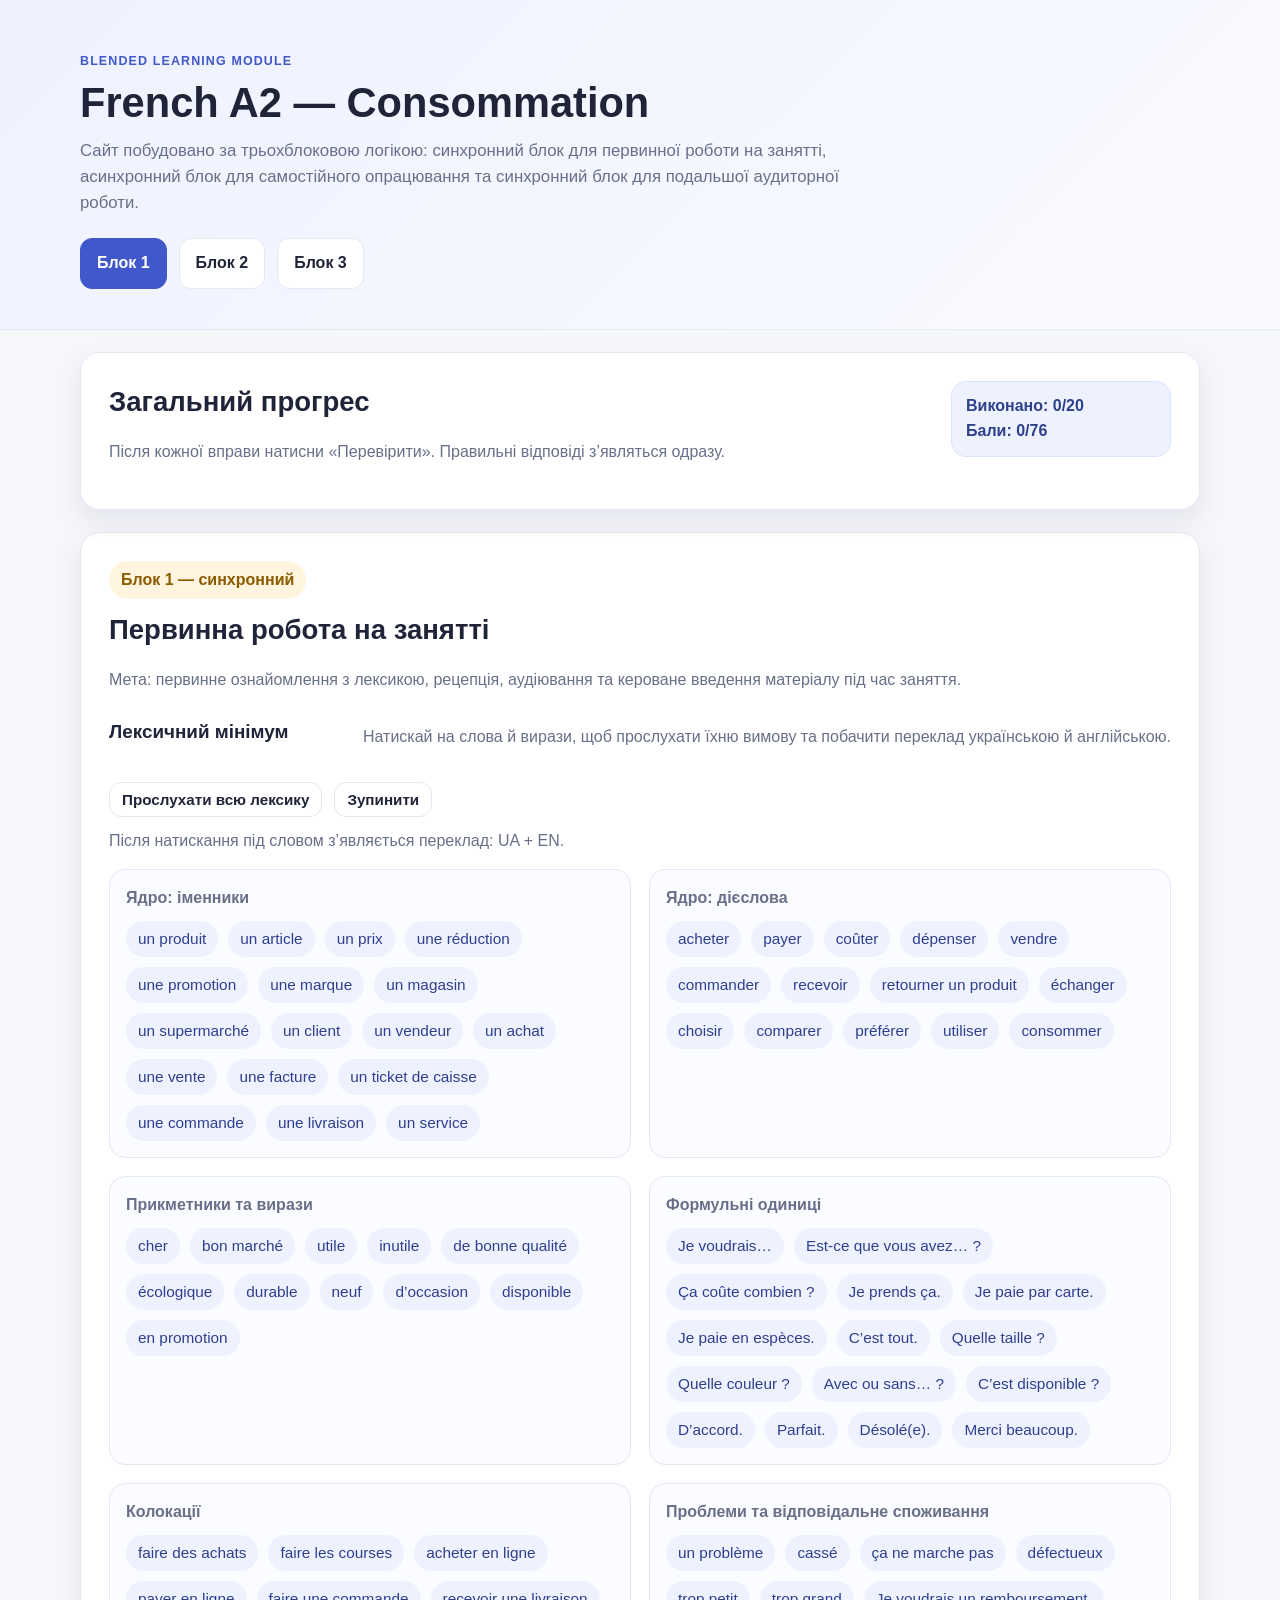
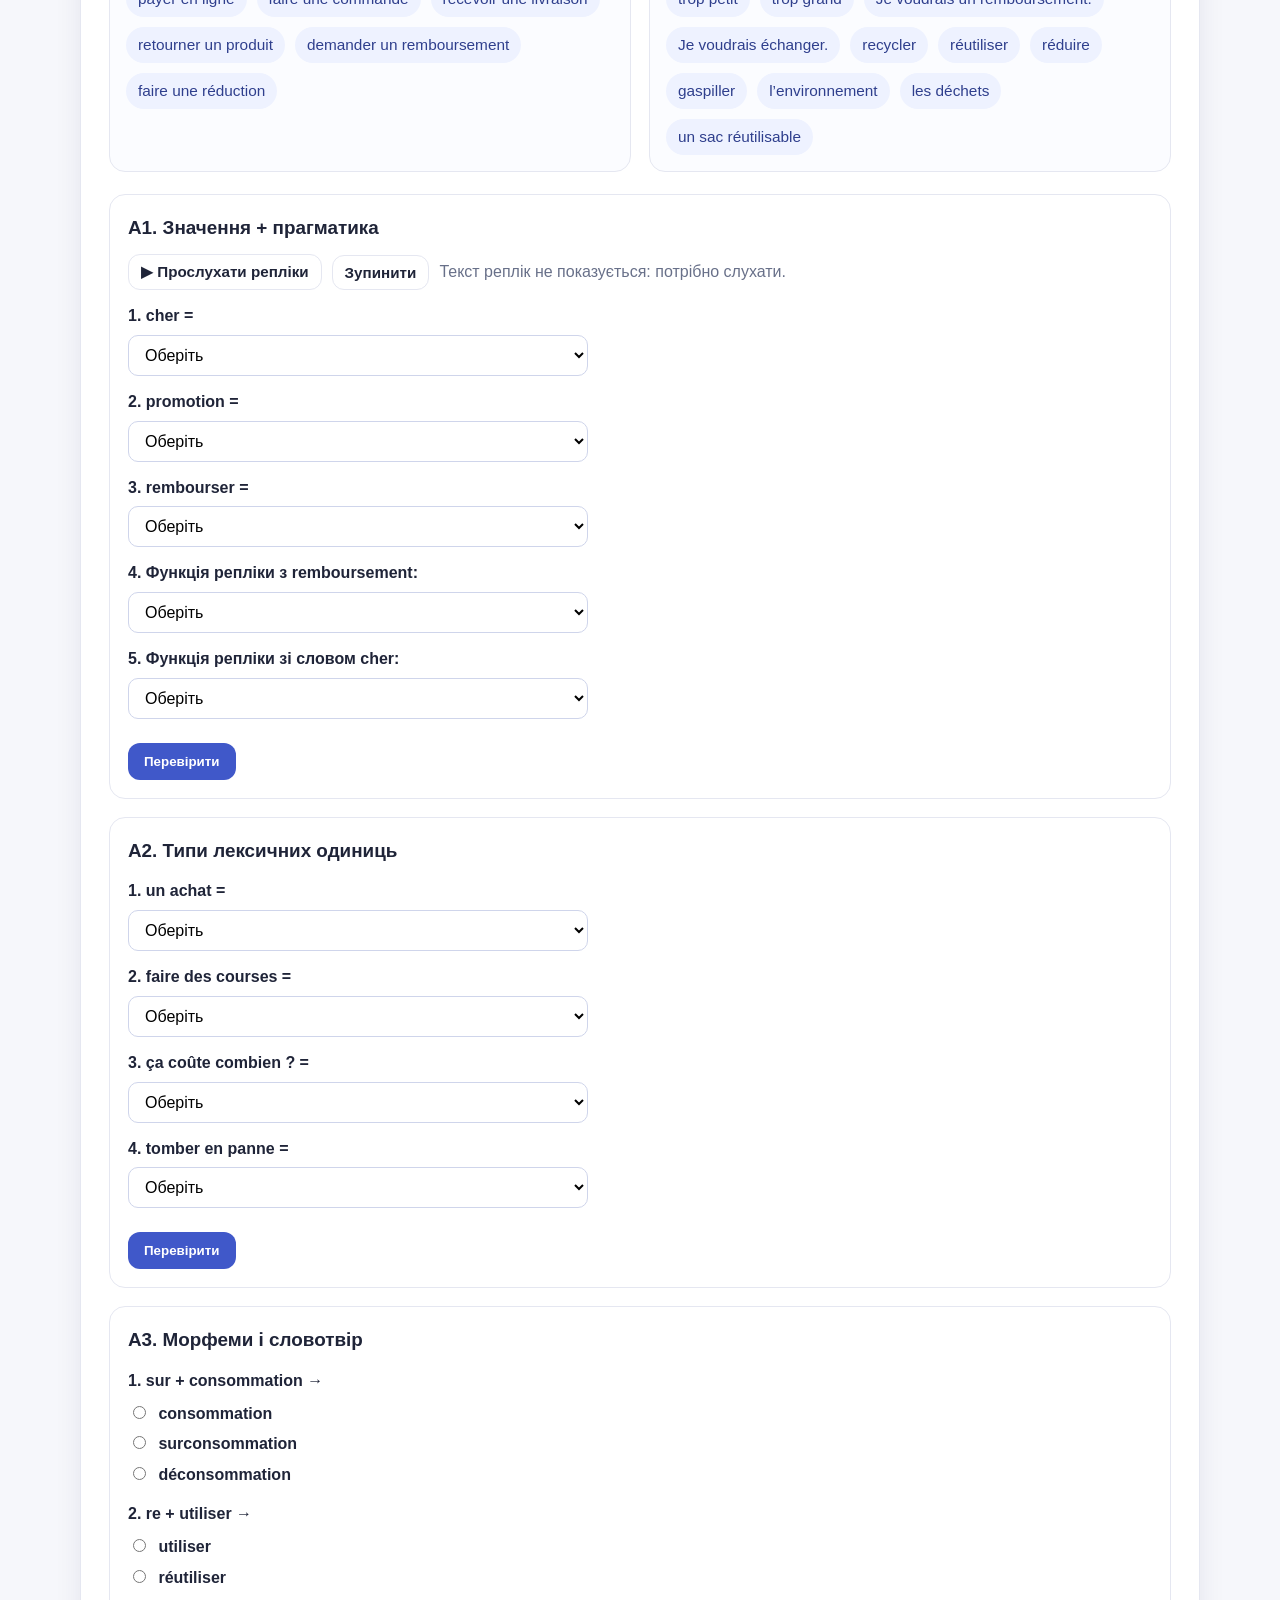
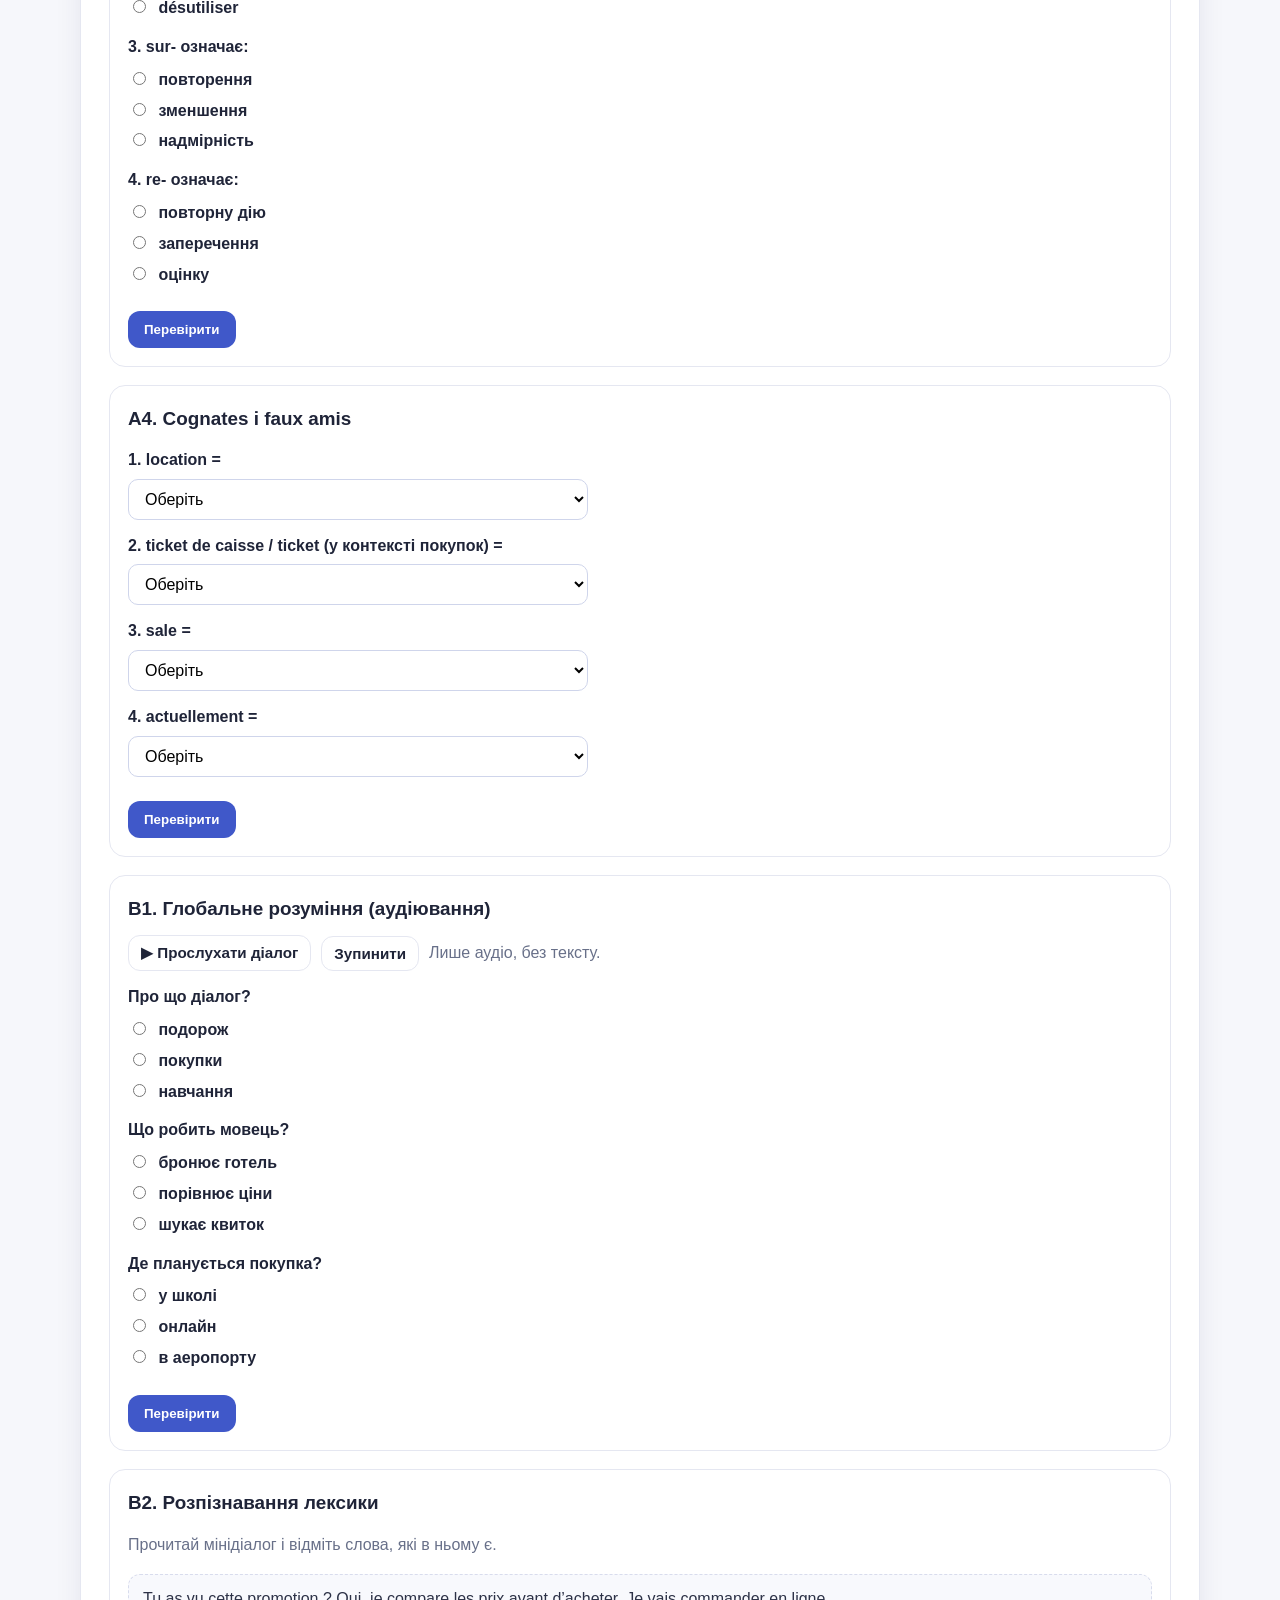
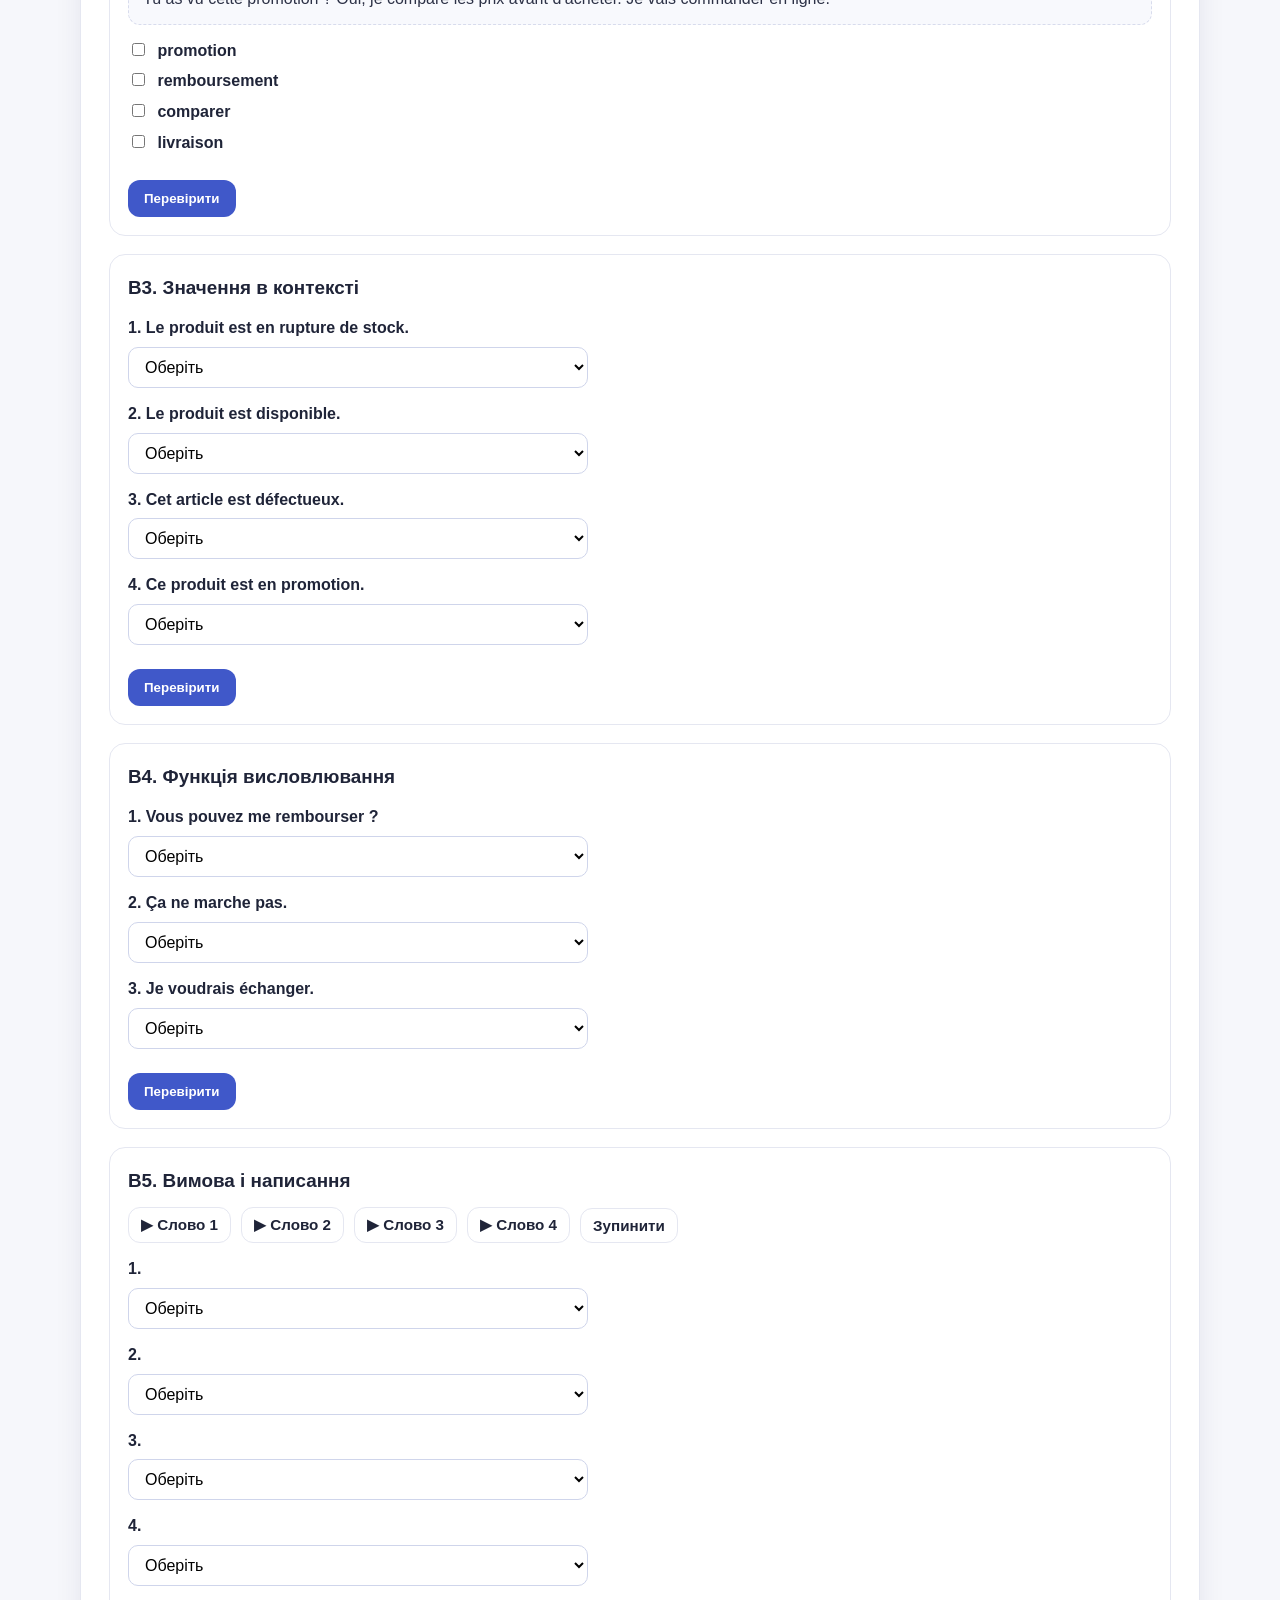
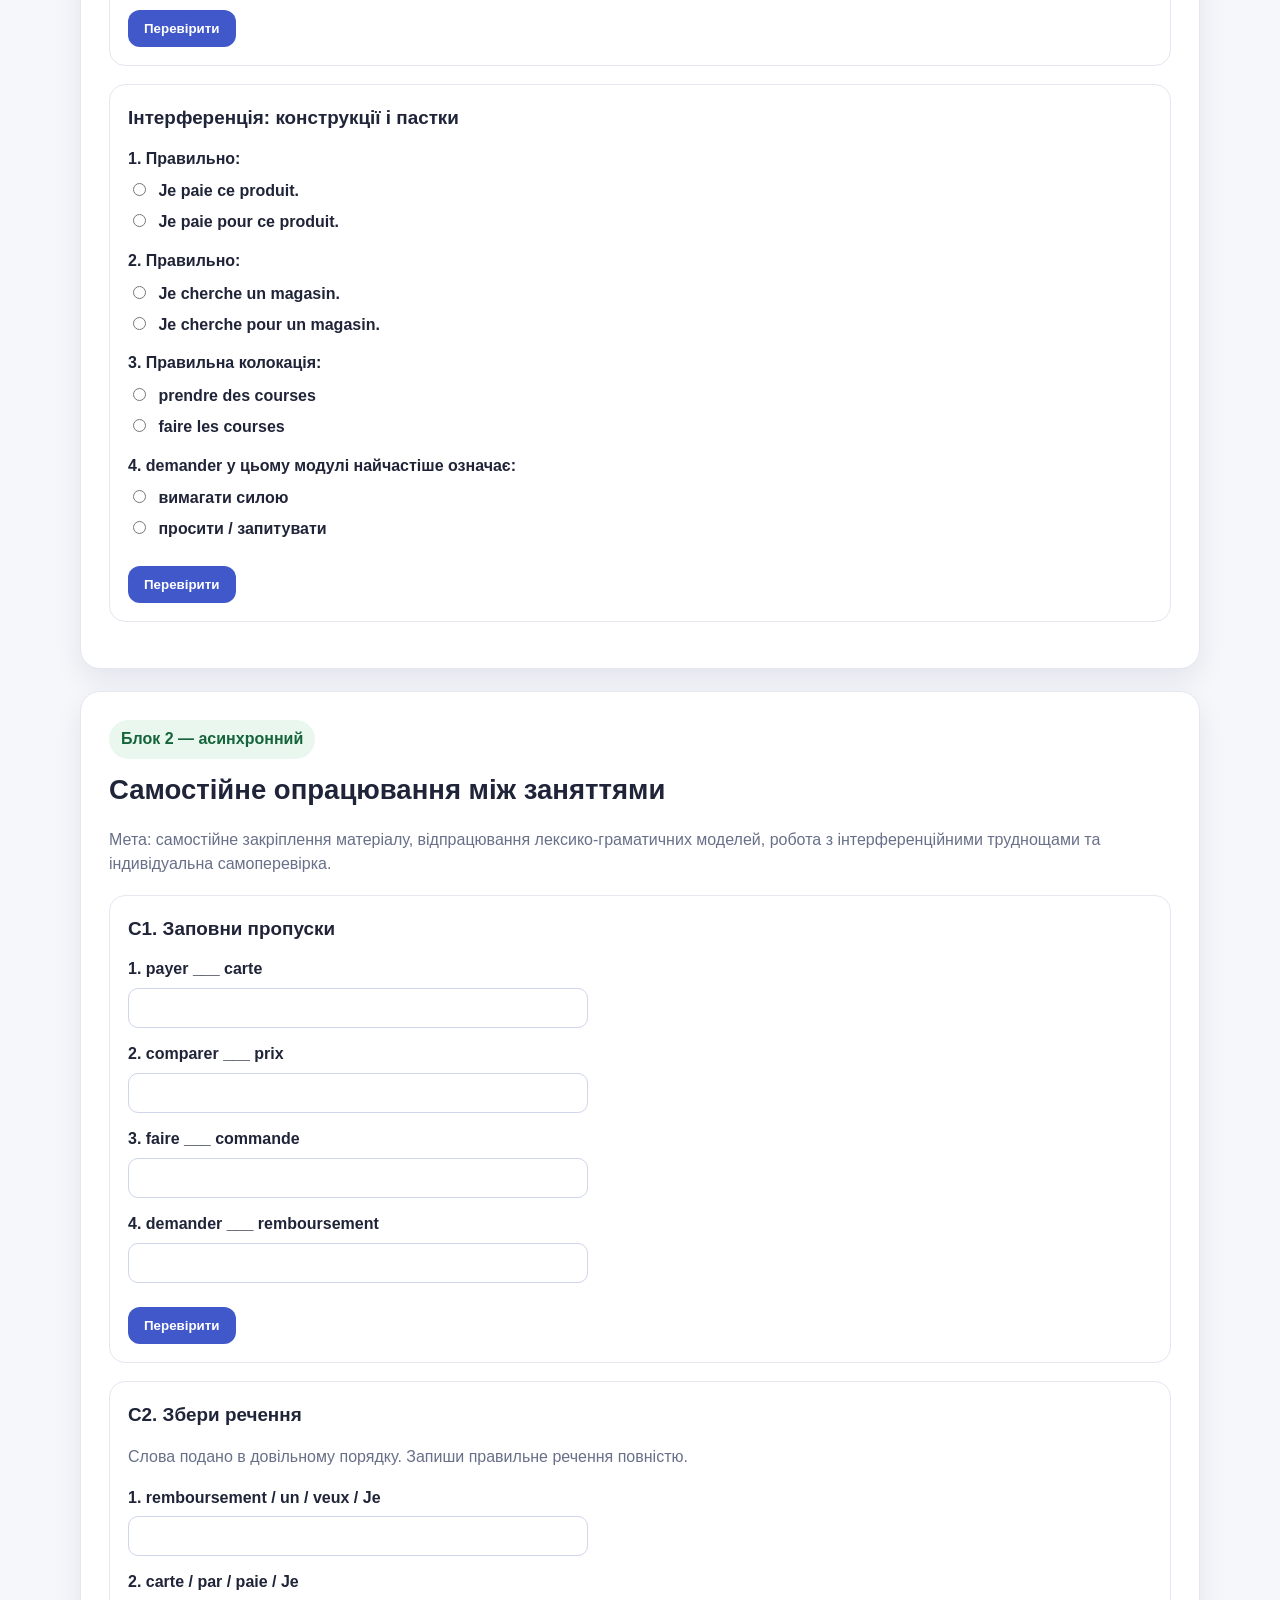
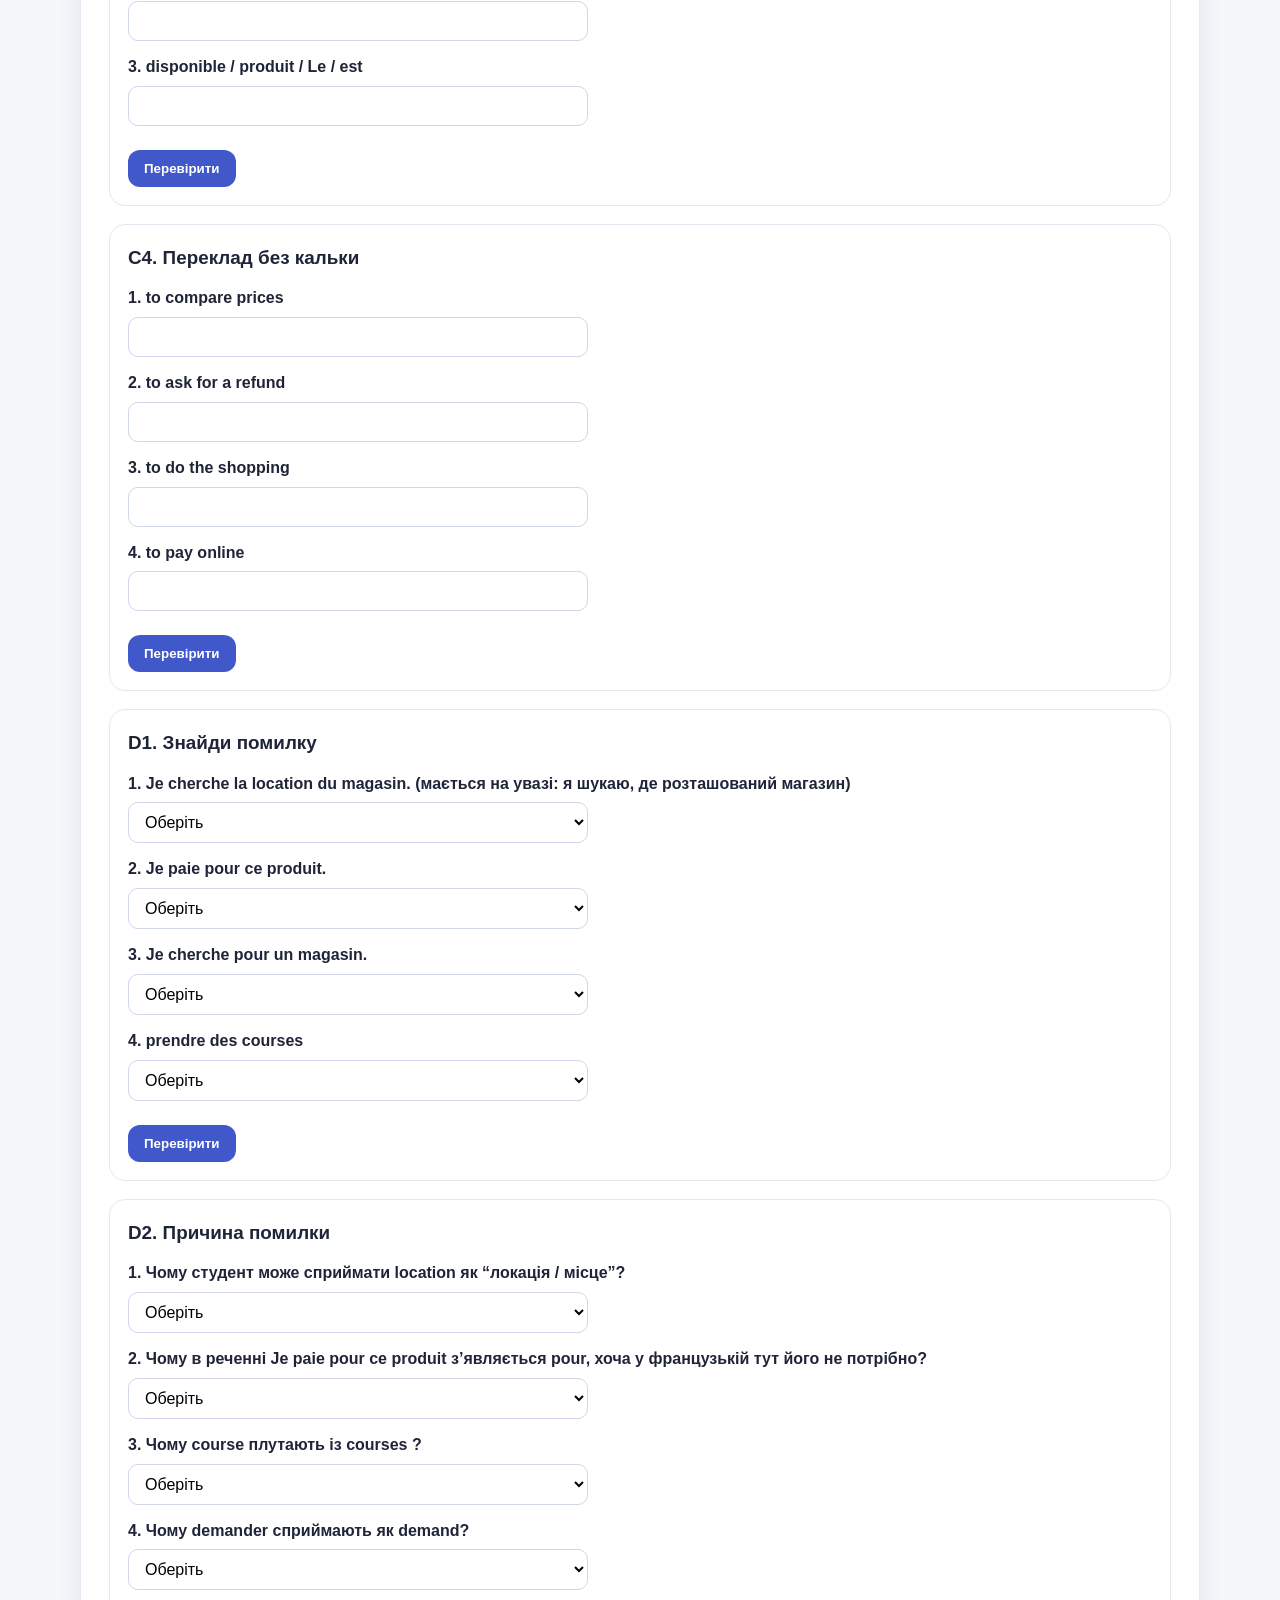
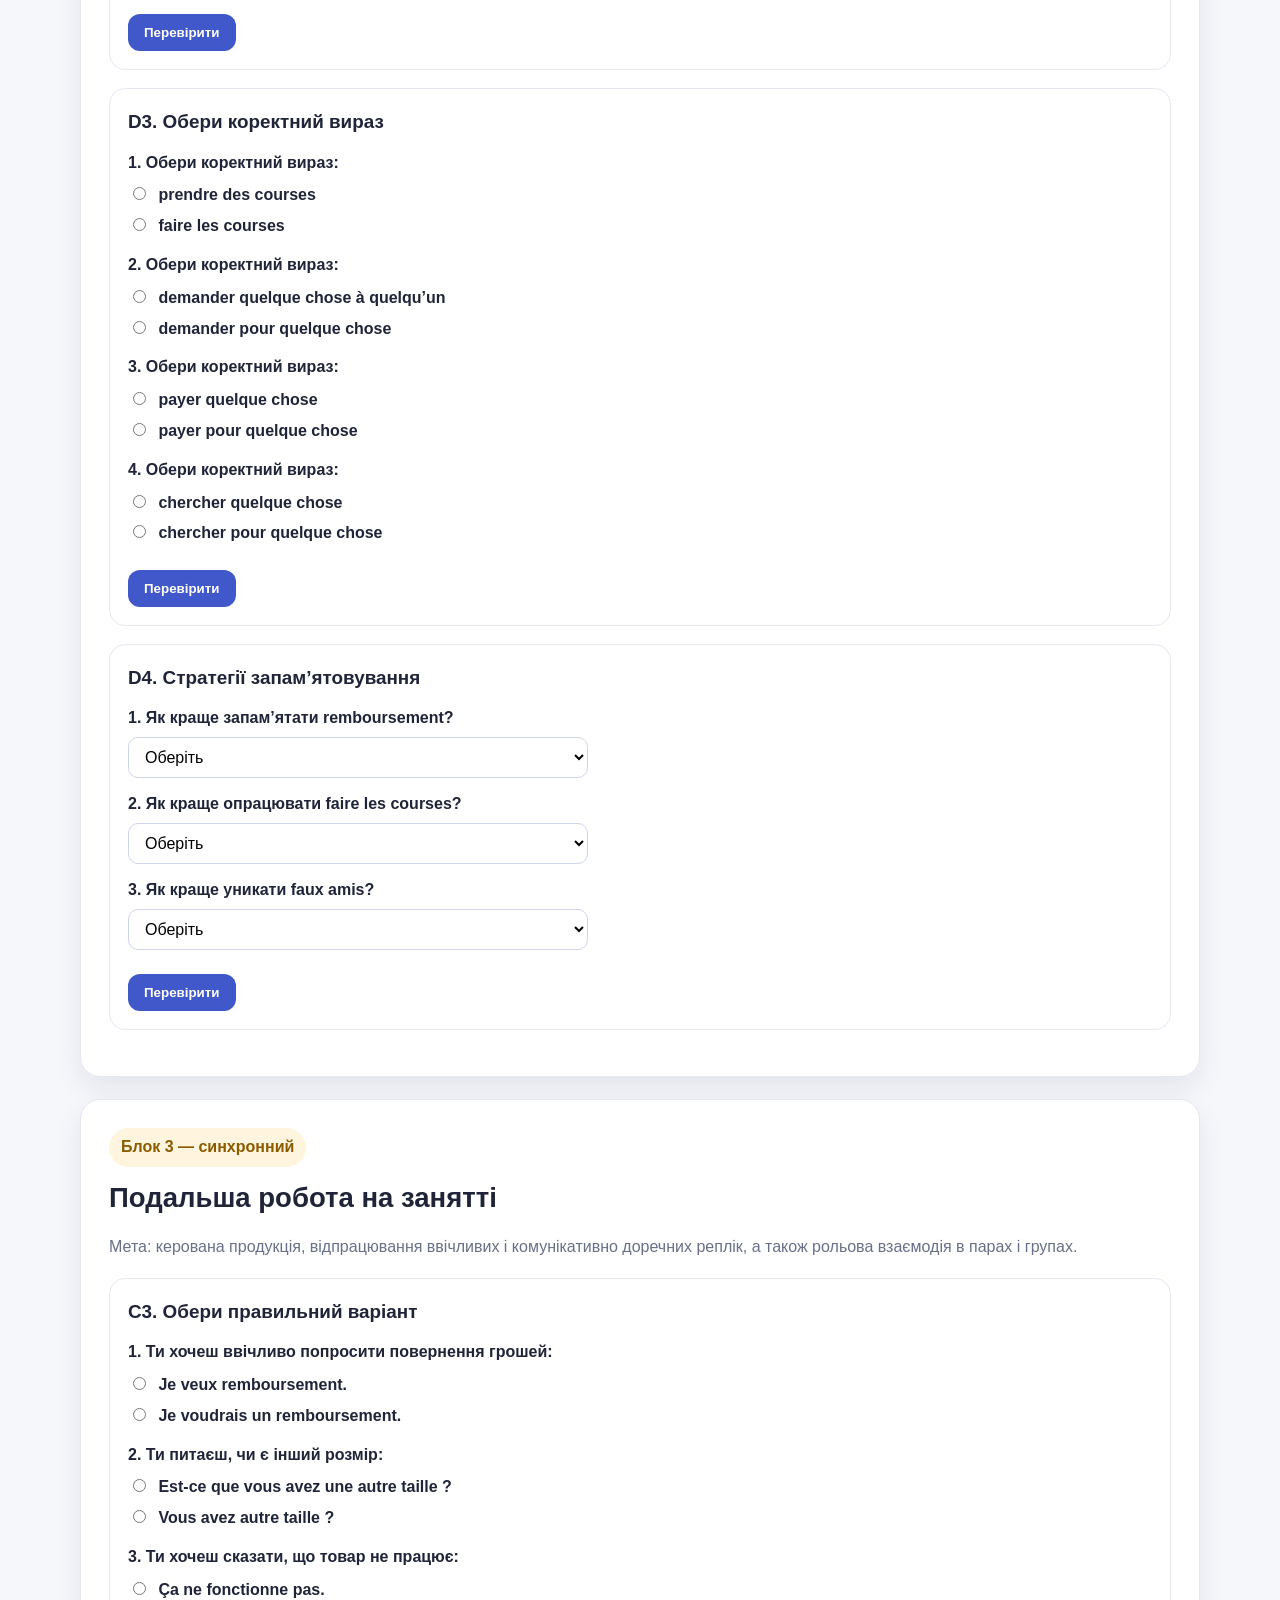
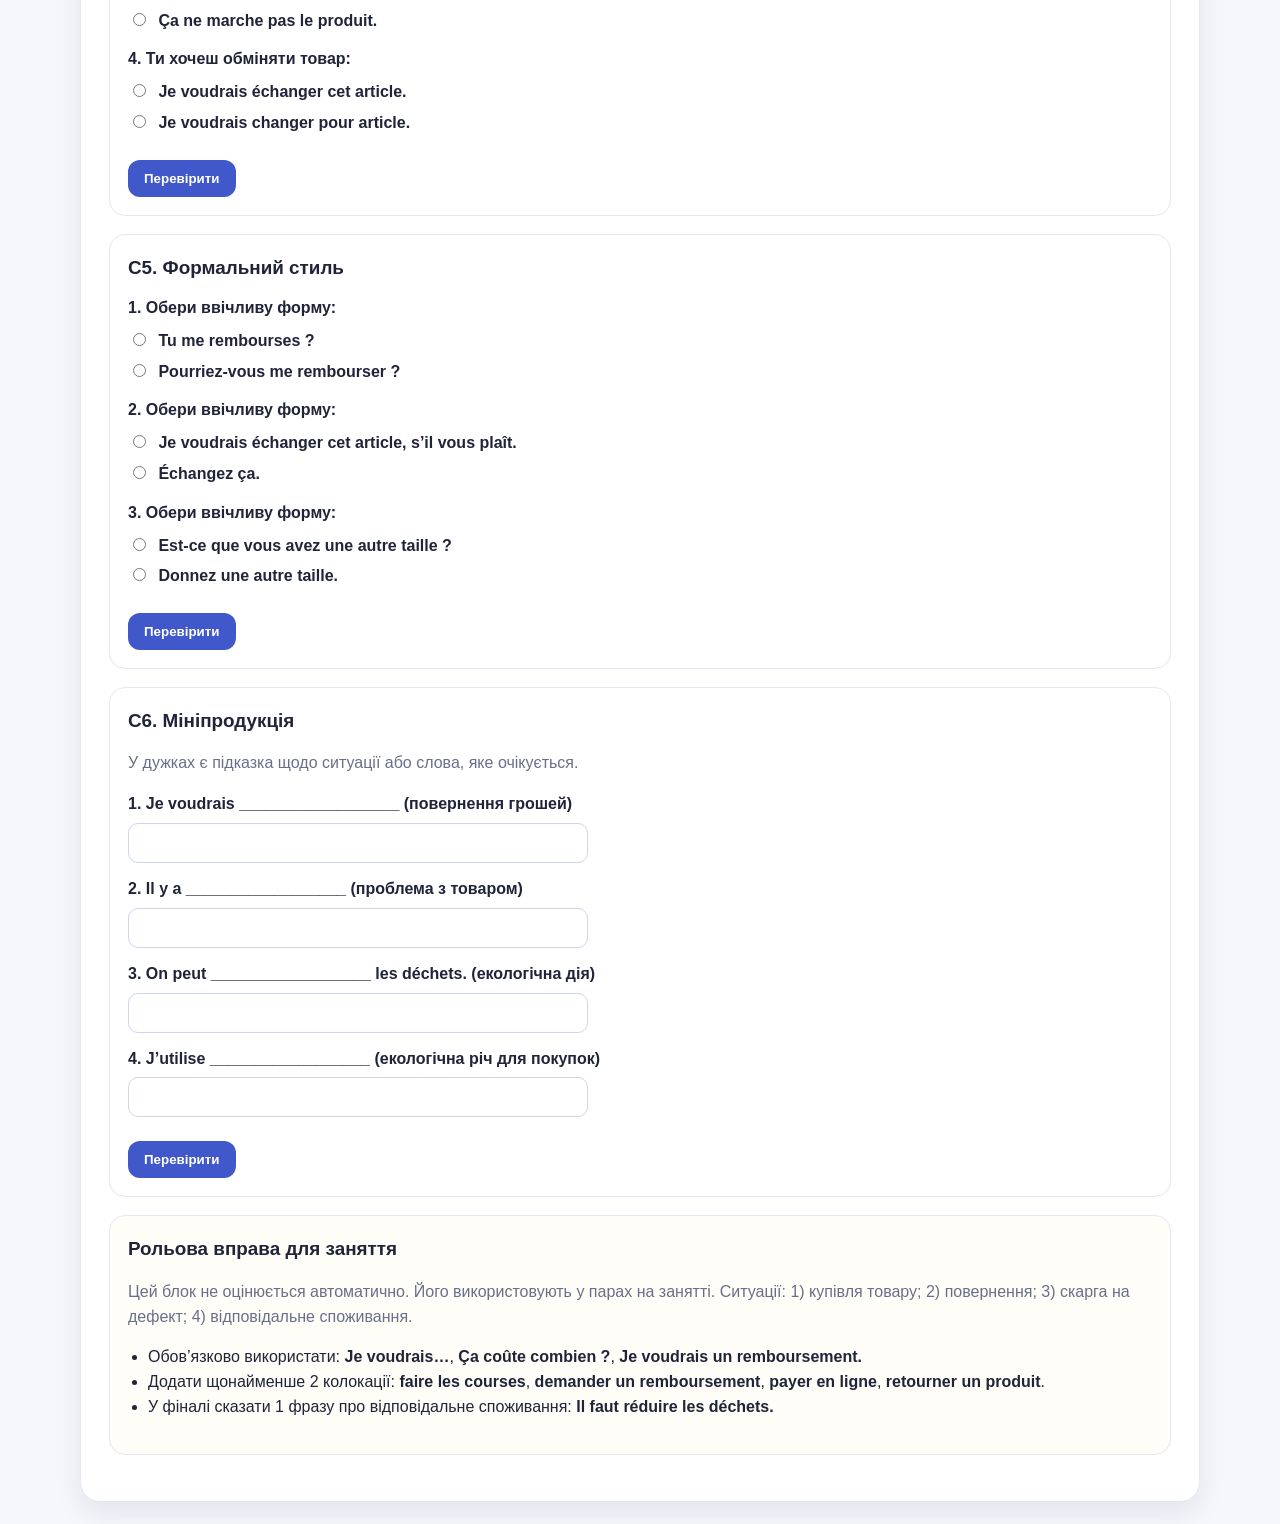
<file: sas/index.html>
<!DOCTYPE html>
<html lang="uk">
<head>
  <meta charset="UTF-8" />
  <meta name="viewport" content="width=device-width, initial-scale=1.0" />
  <title>French A2 — Consommation | S-A-S модель</title>
  <link rel="stylesheet" href="style.css" />
</head>
<body>
  <header class="hero">
    <div class="wrap">
      <p class="eyebrow">Blended learning module</p>
      <h1>French A2 — Consommation</h1>
      <p class="lead">
        Сайт побудовано за трьохблоковою логікою: синхронний блок для первинної роботи на занятті, асинхронний блок для самостійного опрацювання та синхронний блок для подальшої аудиторної роботи.
      </p>
      <div class="hero-actions">
        <a href="#block1" class="btn primary">Блок 1</a>
        <a href="#block2" class="btn">Блок 2</a>
        <a href="#block3" class="btn">Блок 3</a>
      </div>
    </div>
  </header>

  <main class="wrap">
    <section class="card sticky-score">
      <div class="section-head">
        <div>
          <h2>Загальний прогрес</h2>
          <p class="muted">Після кожної вправи натисни «Перевірити». Правильні відповіді з’являться одразу.</p>
        </div>
        <div class="scoreboard">
          <div>Виконано: <span id="doneCount">0</span>/<span id="exerciseCount">0</span></div>
          <div>Бали: <span id="totalScore">0</span>/<span id="maxScore">0</span></div>
        </div>
      </div>
    </section>

    <section id="block1" class="card">
      <div class="block-label sync">Блок 1 — синхронний</div>
      <h2>Первинна робота на занятті</h2>
      <p class="muted">Мета: первинне ознайомлення з лексикою, рецепція, аудіювання та кероване введення матеріалу під час заняття.</p>

      <div class="lexicon-header">
        <h3>Лексичний мінімум</h3><p class="muted">Натискай на слова й вирази, щоб прослухати їхню вимову та побачити переклад українською й англійською.</p>
        <div class="hero-actions">
          <button class="btn small speak-all" data-target="lexicon">Прослухати всю лексику</button>
          <button class="btn small stop-audio">Зупинити</button>
        </div>
      </div>

      
<p class="muted translation-legend">Після натискання під словом з’являється переклад: UA + EN.</p>
<div id="lexicon" class="lexicon-grid">
  <div class="lex-card">
    <h4>Ядро: іменники</h4>
    <div class="chips speak-group">
      <button class="chip-speak" data-text="un produit" data-ua="товар" data-en="product">un produit<span class="chip-translation" aria-hidden="true"></span></button>
      <button class="chip-speak" data-text="un article" data-ua="товар / річ / артикул" data-en="item / article">un article<span class="chip-translation" aria-hidden="true"></span></button>
      <button class="chip-speak" data-text="un prix" data-ua="ціна" data-en="price">un prix<span class="chip-translation" aria-hidden="true"></span></button>
      <button class="chip-speak" data-text="une réduction" data-ua="знижка" data-en="discount / reduction">une réduction<span class="chip-translation" aria-hidden="true"></span></button>
      <button class="chip-speak" data-text="une promotion" data-ua="акція / знижка" data-en="special offer / promotion">une promotion<span class="chip-translation" aria-hidden="true"></span></button>
      <button class="chip-speak" data-text="une marque" data-ua="бренд / марка" data-en="brand">une marque<span class="chip-translation" aria-hidden="true"></span></button>
      <button class="chip-speak" data-text="un magasin" data-ua="магазин" data-en="shop / store">un magasin<span class="chip-translation" aria-hidden="true"></span></button>
      <button class="chip-speak" data-text="un supermarché" data-ua="супермаркет" data-en="supermarket">un supermarché<span class="chip-translation" aria-hidden="true"></span></button>
      <button class="chip-speak" data-text="un client" data-ua="клієнт" data-en="customer / client">un client<span class="chip-translation" aria-hidden="true"></span></button>
      <button class="chip-speak" data-text="un vendeur" data-ua="продавець" data-en="salesperson / seller">un vendeur<span class="chip-translation" aria-hidden="true"></span></button>
      <button class="chip-speak" data-text="un achat" data-ua="покупка" data-en="purchase">un achat<span class="chip-translation" aria-hidden="true"></span></button>
      <button class="chip-speak" data-text="une vente" data-ua="продаж" data-en="sale / selling">une vente<span class="chip-translation" aria-hidden="true"></span></button>
      <button class="chip-speak" data-text="une facture" data-ua="рахунок / накладна" data-en="invoice / bill">une facture<span class="chip-translation" aria-hidden="true"></span></button>
      <button class="chip-speak" data-text="un ticket de caisse" data-ua="чек з каси" data-en="receipt">un ticket de caisse<span class="chip-translation" aria-hidden="true"></span></button>
      <button class="chip-speak" data-text="une commande" data-ua="замовлення" data-en="order">une commande<span class="chip-translation" aria-hidden="true"></span></button>
      <button class="chip-speak" data-text="une livraison" data-ua="доставка" data-en="delivery">une livraison<span class="chip-translation" aria-hidden="true"></span></button>
      <button class="chip-speak" data-text="un service" data-ua="послуга / сервіс" data-en="service">un service<span class="chip-translation" aria-hidden="true"></span></button>
    </div>
  </div>

  <div class="lex-card">
    <h4>Ядро: дієслова</h4>
    <div class="chips speak-group">
      <button class="chip-speak" data-text="acheter" data-ua="купувати" data-en="to buy">acheter<span class="chip-translation" aria-hidden="true"></span></button>
      <button class="chip-speak" data-text="payer" data-ua="платити" data-en="to pay">payer<span class="chip-translation" aria-hidden="true"></span></button>
      <button class="chip-speak" data-text="coûter" data-ua="коштувати" data-en="to cost">coûter<span class="chip-translation" aria-hidden="true"></span></button>
      <button class="chip-speak" data-text="dépenser" data-ua="витрачати" data-en="to spend">dépenser<span class="chip-translation" aria-hidden="true"></span></button>
      <button class="chip-speak" data-text="vendre" data-ua="продавати" data-en="to sell">vendre<span class="chip-translation" aria-hidden="true"></span></button>
      <button class="chip-speak" data-text="commander" data-ua="замовляти" data-en="to order">commander<span class="chip-translation" aria-hidden="true"></span></button>
      <button class="chip-speak" data-text="recevoir" data-ua="отримувати" data-en="to receive">recevoir<span class="chip-translation" aria-hidden="true"></span></button>
      <button class="chip-speak" data-text="retourner un produit" data-ua="повернути товар" data-en="to return a product">retourner un produit<span class="chip-translation" aria-hidden="true"></span></button>
      <button class="chip-speak" data-text="échanger" data-ua="обмінювати" data-en="to exchange">échanger<span class="chip-translation" aria-hidden="true"></span></button>
      <button class="chip-speak" data-text="choisir" data-ua="обирати" data-en="to choose">choisir<span class="chip-translation" aria-hidden="true"></span></button>
      <button class="chip-speak" data-text="comparer" data-ua="порівнювати" data-en="to compare">comparer<span class="chip-translation" aria-hidden="true"></span></button>
      <button class="chip-speak" data-text="préférer" data-ua="надавати перевагу" data-en="to prefer">préférer<span class="chip-translation" aria-hidden="true"></span></button>
      <button class="chip-speak" data-text="utiliser" data-ua="використовувати" data-en="to use">utiliser<span class="chip-translation" aria-hidden="true"></span></button>
      <button class="chip-speak" data-text="consommer" data-ua="споживати" data-en="to consume">consommer<span class="chip-translation" aria-hidden="true"></span></button>
    </div>
  </div>

  <div class="lex-card">
    <h4>Прикметники та вирази</h4>
    <div class="chips speak-group">
      <button class="chip-speak" data-text="cher" data-ua="дорогий" data-en="expensive">cher<span class="chip-translation" aria-hidden="true"></span></button>
      <button class="chip-speak" data-text="bon marché" data-ua="недорогий / дешевий" data-en="cheap / inexpensive">bon marché<span class="chip-translation" aria-hidden="true"></span></button>
      <button class="chip-speak" data-text="utile" data-ua="корисний" data-en="useful">utile<span class="chip-translation" aria-hidden="true"></span></button>
      <button class="chip-speak" data-text="inutile" data-ua="некорисний / зайвий" data-en="useless / unnecessary">inutile<span class="chip-translation" aria-hidden="true"></span></button>
      <button class="chip-speak" data-text="de bonne qualité" data-ua="хорошої якості" data-en="good quality">de bonne qualité<span class="chip-translation" aria-hidden="true"></span></button>
      <button class="chip-speak" data-text="écologique" data-ua="екологічний" data-en="eco-friendly">écologique<span class="chip-translation" aria-hidden="true"></span></button>
      <button class="chip-speak" data-text="durable" data-ua="довговічний / екологічно стійкий" data-en="durable / sustainable">durable<span class="chip-translation" aria-hidden="true"></span></button>
      <button class="chip-speak" data-text="neuf" data-ua="новий" data-en="new">neuf<span class="chip-translation" aria-hidden="true"></span></button>
      <button class="chip-speak" data-text="d’occasion" data-ua="уживаний" data-en="second-hand / used">d’occasion<span class="chip-translation" aria-hidden="true"></span></button>
      <button class="chip-speak" data-text="disponible" data-ua="у наявності / доступний" data-en="available">disponible<span class="chip-translation" aria-hidden="true"></span></button>
      <button class="chip-speak" data-text="en promotion" data-ua="по акції / зі знижкою" data-en="on sale / on promotion">en promotion<span class="chip-translation" aria-hidden="true"></span></button>
    </div>
  </div>

  <div class="lex-card">
    <h4>Формульні одиниці</h4>
    <div class="chips speak-group">
      <button class="chip-speak" data-text="Je voudrais…" data-ua="я б хотів / хотіла…" data-en="I would like…">Je voudrais…<span class="chip-translation" aria-hidden="true"></span></button>
      <button class="chip-speak" data-text="Est-ce que vous avez… ?" data-ua="чи є у вас…?" data-en="do you have…?">Est-ce que vous avez… ?<span class="chip-translation" aria-hidden="true"></span></button>
      <button class="chip-speak" data-text="Ça coûte combien ?" data-ua="скільки це коштує?" data-en="how much does it cost?">Ça coûte combien ?<span class="chip-translation" aria-hidden="true"></span></button>
      <button class="chip-speak" data-text="Je prends ça." data-ua="я беру це" data-en="I'll take this">Je prends ça.<span class="chip-translation" aria-hidden="true"></span></button>
      <button class="chip-speak" data-text="Je paie par carte." data-ua="я плачу карткою" data-en="I pay by card">Je paie par carte.<span class="chip-translation" aria-hidden="true"></span></button>
      <button class="chip-speak" data-text="Je paie en espèces." data-ua="я плачу готівкою" data-en="I pay in cash">Je paie en espèces.<span class="chip-translation" aria-hidden="true"></span></button>
      <button class="chip-speak" data-text="C’est tout." data-ua="це все" data-en="that's all">C’est tout.<span class="chip-translation" aria-hidden="true"></span></button>
      <button class="chip-speak" data-text="Quelle taille ?" data-ua="який розмір?" data-en="what size?">Quelle taille ?<span class="chip-translation" aria-hidden="true"></span></button>
      <button class="chip-speak" data-text="Quelle couleur ?" data-ua="який колір?" data-en="what colour / color?">Quelle couleur ?<span class="chip-translation" aria-hidden="true"></span></button>
      <button class="chip-speak" data-text="Avec ou sans… ?" data-ua="з чи без…?" data-en="with or without…?">Avec ou sans… ?<span class="chip-translation" aria-hidden="true"></span></button>
      <button class="chip-speak" data-text="C’est disponible ?" data-ua="це є в наявності?" data-en="is it available?">C’est disponible ?<span class="chip-translation" aria-hidden="true"></span></button>
      <button class="chip-speak" data-text="D’accord." data-ua="добре / гаразд" data-en="okay / all right">D’accord.<span class="chip-translation" aria-hidden="true"></span></button>
      <button class="chip-speak" data-text="Parfait." data-ua="чудово" data-en="perfect">Parfait.<span class="chip-translation" aria-hidden="true"></span></button>
      <button class="chip-speak" data-text="Désolé(e)." data-ua="вибачте / вибач" data-en="sorry">Désolé(e).<span class="chip-translation" aria-hidden="true"></span></button>
      <button class="chip-speak" data-text="Merci beaucoup." data-ua="дуже дякую" data-en="thank you very much">Merci beaucoup.<span class="chip-translation" aria-hidden="true"></span></button>
    </div>
  </div>

  <div class="lex-card">
    <h4>Колокації</h4>
    <div class="chips speak-group">
      <button class="chip-speak" data-text="faire des achats" data-ua="робити покупки" data-en="to make purchases">faire des achats<span class="chip-translation" aria-hidden="true"></span></button>
      <button class="chip-speak" data-text="faire les courses" data-ua="робити покупки / закуповуватися" data-en="to do the shopping / grocery shopping">faire les courses<span class="chip-translation" aria-hidden="true"></span></button>
      <button class="chip-speak" data-text="acheter en ligne" data-ua="купувати онлайн" data-en="to buy online">acheter en ligne<span class="chip-translation" aria-hidden="true"></span></button>
      <button class="chip-speak" data-text="payer en ligne" data-ua="платити онлайн" data-en="to pay online">payer en ligne<span class="chip-translation" aria-hidden="true"></span></button>
      <button class="chip-speak" data-text="faire une commande" data-ua="робити замовлення" data-en="to place an order">faire une commande<span class="chip-translation" aria-hidden="true"></span></button>
      <button class="chip-speak" data-text="recevoir une livraison" data-ua="отримувати доставку" data-en="to receive a delivery">recevoir une livraison<span class="chip-translation" aria-hidden="true"></span></button>
      <button class="chip-speak" data-text="retourner un produit" data-ua="повернути товар" data-en="to return a product">retourner un produit<span class="chip-translation" aria-hidden="true"></span></button>
      <button class="chip-speak" data-text="demander un remboursement" data-ua="попросити повернення грошей" data-en="to ask for a refund">demander un remboursement<span class="chip-translation" aria-hidden="true"></span></button>
      <button class="chip-speak" data-text="faire une réduction" data-ua="зробити знижку" data-en="to give a discount">faire une réduction<span class="chip-translation" aria-hidden="true"></span></button>
    </div>
  </div>

  <div class="lex-card">
    <h4>Проблеми та відповідальне споживання</h4>
    <div class="chips speak-group">
      <button class="chip-speak" data-text="un problème" data-ua="проблема" data-en="problem">un problème<span class="chip-translation" aria-hidden="true"></span></button>
      <button class="chip-speak" data-text="cassé" data-ua="зламаний" data-en="broken">cassé<span class="chip-translation" aria-hidden="true"></span></button>
      <button class="chip-speak" data-text="ça ne marche pas" data-ua="це не працює" data-en="it doesn't work">ça ne marche pas<span class="chip-translation" aria-hidden="true"></span></button>
      <button class="chip-speak" data-text="défectueux" data-ua="дефектний" data-en="defective / faulty">défectueux<span class="chip-translation" aria-hidden="true"></span></button>
      <button class="chip-speak" data-text="trop petit" data-ua="надто малий" data-en="too small">trop petit<span class="chip-translation" aria-hidden="true"></span></button>
      <button class="chip-speak" data-text="trop grand" data-ua="надто великий" data-en="too big / too large">trop grand<span class="chip-translation" aria-hidden="true"></span></button>
      <button class="chip-speak" data-text="Je voudrais un remboursement." data-ua="я б хотів / хотіла повернення грошей" data-en="I would like a refund.">Je voudrais un remboursement.<span class="chip-translation" aria-hidden="true"></span></button>
      <button class="chip-speak" data-text="Je voudrais échanger." data-ua="я б хотів / хотіла обміняти" data-en="I would like to exchange.">Je voudrais échanger.<span class="chip-translation" aria-hidden="true"></span></button>
      <button class="chip-speak" data-text="recycler" data-ua="переробляти" data-en="to recycle">recycler<span class="chip-translation" aria-hidden="true"></span></button>
      <button class="chip-speak" data-text="réutiliser" data-ua="повторно використовувати" data-en="to reuse">réutiliser<span class="chip-translation" aria-hidden="true"></span></button>
      <button class="chip-speak" data-text="réduire" data-ua="зменшувати" data-en="to reduce">réduire<span class="chip-translation" aria-hidden="true"></span></button>
      <button class="chip-speak" data-text="gaspiller" data-ua="марнувати" data-en="to waste">gaspiller<span class="chip-translation" aria-hidden="true"></span></button>
      <button class="chip-speak" data-text="l’environnement" data-ua="довкілля" data-en="the environment">l’environnement<span class="chip-translation" aria-hidden="true"></span></button>
      <button class="chip-speak" data-text="les déchets" data-ua="відходи" data-en="waste">les déchets<span class="chip-translation" aria-hidden="true"></span></button>
      <button class="chip-speak" data-text="un sac réutilisable" data-ua="багаторазова торба" data-en="reusable bag">un sac réutilisable<span class="chip-translation" aria-hidden="true"></span></button>
    </div>
  </div>
</div>
</div>

      <div class="exercise" data-points="5">
        <h3>A1. Значення + прагматика</h3>
        <div class="audio-row">
          <button class="btn small play-dialogue" data-dialogue="a1">▶ Прослухати репліки</button>
          <button class="btn small stop-audio">Зупинити</button>
          <span class="muted">Текст реплік не показується: потрібно слухати.</span>
        </div>
        <div class="q"><label>1. cher =</label>
          <select data-answer="дорогий"><option value="">Оберіть</option><option>дешевий</option><option>дорогий</option><option>новий</option></select>
        </div>
        <div class="q"><label>2. promotion =</label>
          <select data-answer="знижка"><option value="">Оберіть</option><option>доставка</option><option>знижка</option><option>гарантія</option></select>
        </div>
        <div class="q"><label>3. rembourser =</label>
          <select data-answer="повернути гроші"><option value="">Оберіть</option><option>купити</option><option>повернути гроші</option><option>оплатити</option></select>
        </div>
        <div class="q"><label>4. Функція репліки з <span class="lex" data-ua="повернення грошей" data-en="refund">remboursement</span>:</label>
          <select data-answer="прохання"><option value="">Оберіть</option><option>наказ</option><option>прохання</option><option>скарга</option></select>
        </div>
        <div class="q"><label>5. Функція репліки зі словом cher:</label>
          <select data-answer="скарга"><option value="">Оберіть</option><option>порада</option><option>скарга</option><option>прохання</option></select>
        </div>
        <button class="check-btn">Перевірити</button><div class="feedback"></div>
      </div>

      <div class="exercise" data-points="4">
        <h3>A2. Типи лексичних одиниць</h3>
        <div class="q"><label>1. un achat =</label><select data-answer="слово"><option value="">Оберіть</option><option>слово</option><option>колокація</option><option>формула</option><option>ідіома</option></select></div>
        <div class="q"><label>2. <span class="lex" data-ua="робити покупки" data-en="do the shopping">faire des courses</span> =</label><select data-answer="колокація"><option value="">Оберіть</option><option>слово</option><option>колокація</option><option>формула</option><option>ідіома</option></select></div>
        <div class="q"><label>3. ça coûte combien ? =</label><select data-answer="формула"><option value="">Оберіть</option><option>слово</option><option>колокація</option><option>формула</option><option>ідіома</option></select></div>
        <div class="q"><label>4. tomber en panne =</label><select data-answer="ідіома"><option value="">Оберіть</option><option>слово</option><option>колокація</option><option>формула</option><option>ідіома</option></select></div>
        <button class="check-btn">Перевірити</button><div class="feedback"></div>
      </div>

      <div class="exercise" data-points="4">
        <h3>A3. Морфеми і словотвір</h3>
        <div class="q">
          <p>1. sur + consommation →</p>
          <label><input type="radio" name="a3q1" value="wrong"> consommation</label>
          <label><input type="radio" name="a3q1" value="correct"> surconsommation</label>
          <label><input type="radio" name="a3q1" value="wrong"> déconsommation</label>
        </div>
        <div class="q">
          <p>2. re + utiliser →</p>
          <label><input type="radio" name="a3q2" value="wrong"> utiliser</label>
          <label><input type="radio" name="a3q2" value="correct"> réutiliser</label>
          <label><input type="radio" name="a3q2" value="wrong"> désutiliser</label>
        </div>
        <div class="q">
          <p>3. sur- означає:</p>
          <label><input type="radio" name="a3q3" value="wrong"> повторення</label>
          <label><input type="radio" name="a3q3" value="wrong"> зменшення</label>
          <label><input type="radio" name="a3q3" value="correct"> надмірність</label>
        </div>
        <div class="q">
          <p>4. re- означає:</p>
          <label><input type="radio" name="a3q4" value="correct"> повторну дію</label>
          <label><input type="radio" name="a3q4" value="wrong"> заперечення</label>
          <label><input type="radio" name="a3q4" value="wrong"> оцінку</label>
        </div>
        <button class="check-btn">Перевірити</button><div class="feedback"></div>
      </div>

      <div class="exercise" data-points="4">
        <h3>A4. Cognates і faux amis</h3>
        <div class="q"><label>1. location =</label><select data-answer="оренда"><option value="">Оберіть</option><option>місце</option><option>оренда</option></select></div>
        <div class="q"><label>2. ticket de caisse / ticket (у контексті покупок) =</label><select data-answer="чек з каси"><option value="">Оберіть</option><option>квиток</option><option>чек з каси</option></select></div>
        <div class="q"><label>3. sale =</label><select data-answer="брудний"><option value="">Оберіть</option><option>розпродаж</option><option>брудний</option></select></div>
        <div class="q"><label>4. actuellement =</label><select data-answer="зараз, нині"><option value="">Оберіть</option><option>актуально</option><option>зараз, нині</option></select></div>
        <button class="check-btn">Перевірити</button><div class="feedback"></div>
      </div>

      <div class="exercise" data-points="3">
        <h3>B1. Глобальне розуміння (аудіювання)</h3>
        <div class="audio-row">
          <button class="btn small play-dialogue" data-dialogue="b1">▶ Прослухати діалог</button>
          <button class="btn small stop-audio">Зупинити</button>
          <span class="muted">Лише аудіо, без тексту.</span>
        </div>
        <div class="q">
          <p>Про що діалог?</p>
          <label><input type="radio" name="b1q1" value="wrong"> подорож</label>
          <label><input type="radio" name="b1q1" value="correct"> покупки</label>
          <label><input type="radio" name="b1q1" value="wrong"> навчання</label>
        </div>
        <div class="q">
          <p>Що робить мовець?</p>
          <label><input type="radio" name="b1q2" value="wrong"> бронює готель</label>
          <label><input type="radio" name="b1q2" value="correct"> порівнює ціни</label>
          <label><input type="radio" name="b1q2" value="wrong"> шукає квиток</label>
        </div>
        <div class="q">
          <p>Де планується покупка?</p>
          <label><input type="radio" name="b1q3" value="wrong"> у школі</label>
          <label><input type="radio" name="b1q3" value="correct"> онлайн</label>
          <label><input type="radio" name="b1q3" value="wrong"> в аеропорту</label>
        </div>
        <button class="check-btn">Перевірити</button><div class="feedback"></div>
      </div>

      <div class="exercise" data-points="4">
        <h3>B2. Розпізнавання лексики</h3>
        <p class="muted">Прочитай мінідіалог і відміть слова, які в ньому є.</p>
        <div class="mini-text">
          Tu as vu cette promotion ? Oui, je compare les prix avant d’<span class="lex" data-ua="купувати" data-en="to buy">acheter</span>. Je vais commander en ligne.
        </div>
        <div class="q">
          <label><input type="checkbox" data-answer="true"> promotion</label>
          <label><input type="checkbox" data-answer="false"> <span class="lex" data-ua="повернення грошей" data-en="refund">remboursement</span></label>
          <label><input type="checkbox" data-answer="true"> comparer</label>
          <label><input type="checkbox" data-answer="false"> livraison</label>
        </div>
        <button class="check-btn">Перевірити</button><div class="feedback"></div>
      </div>

      <div class="exercise" data-points="4">
        <h3>B3. Значення в контексті</h3>
        <div class="q"><label>1. Le produit est en rupture de stock.</label><select data-answer="немає в наявності"><option value="">Оберіть</option><option>є знижка</option><option>немає в наявності</option><option>дорогий</option></select></div>
        <div class="q"><label>2. Le produit est disponible.</label><select data-answer="є в наявності"><option value="">Оберіть</option><option>є в наявності</option><option>дефектний</option><option>зайвий</option></select></div>
        <div class="q"><label>3. Cet article est défectueux.</label><select data-answer="має дефект"><option value="">Оберіть</option><option>дуже якісний</option><option>має дефект</option><option>вживаний</option></select></div>
        <div class="q"><label>4. Ce produit est en promotion.</label><select data-answer="зі знижкою"><option value="">Оберіть</option><option>у кредит</option><option>зі знижкою</option><option>не працює</option></select></div>
        <button class="check-btn">Перевірити</button><div class="feedback"></div>
      </div>

      <div class="exercise" data-points="3">
        <h3>B4. Функція висловлювання</h3>
        <div class="q"><label>1. Vous pouvez me rembourser ?</label><select data-answer="прохання"><option value="">Оберіть</option><option>порада</option><option>прохання</option><option>опис</option></select></div>
        <div class="q"><label>2. Ça ne marche pas.</label><select data-answer="скарга / повідомлення про проблему"><option value="">Оберіть</option><option>скарга / повідомлення про проблему</option><option>покупка</option><option>подяка</option></select></div>
        <div class="q"><label>3. Je voudrais échanger.</label><select data-answer="ввічливе прохання"><option value="">Оберіть</option><option>наказ</option><option>ввічливе прохання</option><option>відмова</option></select></div>
        <button class="check-btn">Перевірити</button><div class="feedback"></div>
      </div>

      
<div class="exercise" data-points="4">
  <h3>B5. Вимова і написання</h3>
  <div class="audio-row">
    <button class="btn small play-dialogue" data-dialogue="b5_1">▶ Слово 1</button>
    <button class="btn small play-dialogue" data-dialogue="b5_2">▶ Слово 2</button>
    <button class="btn small play-dialogue" data-dialogue="b5_3">▶ Слово 3</button>
    <button class="btn small play-dialogue" data-dialogue="b5_4">▶ Слово 4</button>
    <button class="btn small stop-audio">Зупинити</button>
  </div>
  <div class="q"><label>1.</label><select data-answer="fidélité"><option value="">Оберіть</option><option>fidelité</option><option>fidélité</option></select></div>
  <div class="q"><label>2.</label><select data-answer="livraison"><option value="">Оберіть</option><option>livraisson</option><option>livraison</option></select></div>
  <div class="q"><label>3.</label><select data-answer="écologique"><option value="">Оберіть</option><option>écologique</option><option>ecologique</option></select></div>
  <div class="q"><label>4.</label><select data-answer="remboursement"><option value="">Оберіть</option><option>remboursement</option><option>rembourcement</option></select></div>
  <button class="check-btn">Перевірити</button><div class="feedback"></div>
</div>


      <div class="exercise" data-points="4">
        <h3>Інтерференція: конструкції і пастки</h3>
        <div class="q">
          <p>1. Правильно:</p>
          <label><input type="radio" name="int1" value="correct"> Je paie ce produit.</label>
          <label><input type="radio" name="int1" value="wrong"> Je paie pour ce produit.</label>
        </div>
        <div class="q">
          <p>2. Правильно:</p>
          <label><input type="radio" name="int2" value="correct"> Je cherche un magasin.</label>
          <label><input type="radio" name="int2" value="wrong"> Je cherche pour un magasin.</label>
        </div>
        <div class="q">
          <p>3. Правильна колокація:</p>
          <label><input type="radio" name="int3" value="wrong"> prendre des courses</label>
          <label><input type="radio" name="int3" value="correct"> faire les courses</label>
        </div>
        <div class="q">
          <p>4. demander у цьому модулі найчастіше означає:</p>
          <label><input type="radio" name="int4" value="wrong"> вимагати силою</label>
          <label><input type="radio" name="int4" value="correct"> просити / запитувати</label>
        </div>
        <button class="check-btn">Перевірити</button><div class="feedback"></div>
      </div>
    </section>

    
<section id="block2" class="card">
      <div class="block-label async">Блок 2 — асинхронний</div>
      <h2>Самостійне опрацювання між заняттями</h2>
      <p class="muted">Мета: самостійне закріплення матеріалу, відпрацювання лексико-граматичних моделей, робота з інтерференційними труднощами та індивідуальна самоперевірка.</p>

      <div class="exercise" data-points="4">
        <h3>C1. Заповни пропуски</h3>
        <div class="q"><label>1. payer ___ carte</label><input type="text" data-answer="par"></div>
        <div class="q"><label>2. comparer ___ prix</label><input type="text" data-answer="les"></div>
        <div class="q"><label>3. faire ___ commande</label><input type="text" data-answer="une"></div>
        <div class="q"><label>4. demander ___ remboursement</label><input type="text" data-answer="un"></div>
        <button class="check-btn">Перевірити</button><div class="feedback"></div>
      </div>

      <div class="exercise" data-points="3">
        <h3>C2. Збери речення</h3>
        <p class="muted">Слова подано в довільному порядку. Запиши правильне речення повністю.</p>
        <div class="q"><label>1. remboursement / un / veux / Je</label><input type="text" data-answer="Je veux un remboursement"></div>
        <div class="q"><label>2. carte / par / paie / Je</label><input type="text" data-answer="Je paie par carte"></div>
        <div class="q"><label>3. disponible / produit / Le / est</label><input type="text" data-answer="Le produit est disponible"></div>
        <button class="check-btn">Перевірити</button><div class="feedback"></div>
      </div>

      <div class="exercise" data-points="4">
        <h3>C4. Переклад без кальки</h3>
        <div class="q"><label>1. to compare prices</label><input type="text" data-answer="comparer les prix"></div>
        <div class="q"><label>2. to ask for a refund</label><input type="text" data-answer="demander un remboursement"></div>
        <div class="q"><label>3. to do the shopping</label><input type="text" data-answer="faire les courses"></div>
        <div class="q"><label>4. to pay online</label><input type="text" data-answer="payer en ligne"></div>
        <button class="check-btn">Перевірити</button><div class="feedback"></div>
      </div>

      <div class="exercise" data-points="4">
        <h3>D1. Знайди помилку</h3>
        <div class="q"><label>1. Je cherche la location du magasin. (мається на увазі: я шукаю, де розташований магазин)</label><select data-answer="значення слова"><option value="">Оберіть</option><option>граматика</option><option>значення слова</option><option>вимова</option></select></div>
        <div class="q"><label>2. Je paie pour ce produit.</label><select data-answer="калька з англійської"><option value="">Оберіть</option><option>калька з англійської</option><option>орфографія</option><option>неправильний час</option></select></div>
        <div class="q"><label>3. Je cherche pour un magasin.</label><select data-answer="зайвий прийменник"><option value="">Оберіть</option><option>зайвий прийменник</option><option>неправильний рід</option><option>неправильна множина</option></select></div>
        <div class="q"><label>4. prendre des courses</label><select data-answer="неправильна колокація"><option value="">Оберіть</option><option>неправильна колокація</option><option>неправильна вимова</option><option>помилка в числі</option></select></div>
        <button class="check-btn">Перевірити</button><div class="feedback"></div>
      </div>

      <div class="exercise" data-points="4">
        <h3>D2. Причина помилки</h3>
        <div class="q"><label>1. Чому студент може сприймати location як “локація / місце”?</label><select data-answer="вплив англійської"><option value="">Оберіть</option><option>вплив англійської</option><option>вплив іспанської</option><option>помилка в правописі</option></select></div>
        <div class="q"><label>2. Чому в реченні Je paie pour ce produit з’являється pour, хоча у французькій тут його не потрібно?</label><select data-answer="калька моделі з англійської"><option value="">Оберіть</option><option>калька моделі з англійської</option><option>неправильний рід</option><option>помилка в часі</option></select></div>
        <div class="q"><label>3. Чому course плутають із courses ?</label><select data-answer="зовнішня схожість форм"><option value="">Оберіть</option><option>зовнішня схожість форм</option><option>помилка в артиклі</option><option>складна фонетика</option></select></div>
        <div class="q"><label>4. Чому demander сприймають як demand?</label><select data-answer="faux ami"><option value="">Оберіть</option><option>faux ami</option><option>хибний суфікс</option><option>неправильний порядок слів</option></select></div>
        <button class="check-btn">Перевірити</button><div class="feedback"></div>
      </div>

      <div class="exercise" data-points="4">
        <h3>D3. Обери коректний вираз</h3>
        <div class="q">
          <p>1. Обери коректний вираз:</p>
          <label><input type="radio" name="d3q1" value="wrong"> prendre des courses</label>
          <label><input type="radio" name="d3q1" value="correct"> faire les courses</label>
        </div>
        <div class="q">
          <p>2. Обери коректний вираз:</p>
          <label><input type="radio" name="d3q2" value="correct"> demander quelque chose à quelqu’un</label>
          <label><input type="radio" name="d3q2" value="wrong"> demander pour quelque chose</label>
        </div>
        <div class="q">
          <p>3. Обери коректний вираз:</p>
          <label><input type="radio" name="d3q3" value="correct"> payer quelque chose</label>
          <label><input type="radio" name="d3q3" value="wrong"> payer pour quelque chose</label>
        </div>
        <div class="q">
          <p>4. Обери коректний вираз:</p>
          <label><input type="radio" name="d3q4" value="correct"> chercher quelque chose</label>
          <label><input type="radio" name="d3q4" value="wrong"> chercher pour quelque chose</label>
        </div>
        <button class="check-btn">Перевірити</button><div class="feedback"></div>
      </div>

      <div class="exercise" data-points="3">
        <h3>D4. Стратегії запам’ятовування</h3>
        <div class="q"><label>1. Як краще запам’ятати remboursement?</label><select data-answer="у контексті"><option value="">Оберіть</option><option>просто переклад</option><option>у контексті</option><option>не вчити</option></select></div>
        <div class="q"><label>2. Як краще опрацювати faire les courses?</label><select data-answer="як колокацію"><option value="">Оберіть</option><option>як окреме слово</option><option>як колокацію</option><option>лише через переклад</option></select></div>
        <div class="q"><label>3. Як краще уникати faux amis?</label><select data-answer="перевіряти контекст і значення"><option value="">Оберіть</option><option>ігнорувати схожість слів</option><option>перевіряти контекст і значення</option><option>запам’ятовувати лише англійське слово</option></select></div>
        <button class="check-btn">Перевірити</button><div class="feedback"></div>
      </div>
    </section>


    
<section id="block3" class="card">
      <div class="block-label sync">Блок 3 — синхронний</div>
      <h2>Подальша робота на занятті</h2>
      <p class="muted">Мета: керована продукція, відпрацювання ввічливих і комунікативно доречних реплік, а також рольова взаємодія в парах і групах.</p>

      <div class="exercise" data-points="4">
        <h3>C3. Обери правильний варіант</h3>
        <div class="q">
          <p>1. Ти хочеш ввічливо попросити повернення грошей:</p>
          <label><input type="radio" name="c3q1" value="wrong"> Je veux remboursement.</label>
          <label><input type="radio" name="c3q1" value="correct"> Je voudrais un remboursement.</label>
        </div>
        <div class="q">
          <p>2. Ти питаєш, чи є інший розмір:</p>
          <label><input type="radio" name="c3q2" value="correct"> Est-ce que vous avez une autre taille ?</label>
          <label><input type="radio" name="c3q2" value="wrong"> Vous avez autre taille ?</label>
        </div>
        <div class="q">
          <p>3. Ти хочеш сказати, що товар не працює:</p>
          <label><input type="radio" name="c3q3" value="correct"> Ça ne fonctionne pas.</label>
          <label><input type="radio" name="c3q3" value="wrong"> Ça ne marche pas le produit.</label>
        </div>
        <div class="q">
          <p>4. Ти хочеш обміняти товар:</p>
          <label><input type="radio" name="c3q4" value="correct"> Je voudrais échanger cet article.</label>
          <label><input type="radio" name="c3q4" value="wrong"> Je voudrais changer pour article.</label>
        </div>
        <button class="check-btn">Перевірити</button><div class="feedback"></div>
      </div>

      <div class="exercise" data-points="3">
        <h3>C5. Формальний стиль</h3>
        <div class="q">
          <p>1. Обери ввічливу форму:</p>
          <label><input type="radio" name="c5q1" value="wrong"> Tu me rembourses ?</label>
          <label><input type="radio" name="c5q1" value="correct"> Pourriez-vous me rembourser ?</label>
        </div>
        <div class="q">
          <p>2. Обери ввічливу форму:</p>
          <label><input type="radio" name="c5q2" value="correct"> Je voudrais échanger cet article, s’il vous plaît.</label>
          <label><input type="radio" name="c5q2" value="wrong"> Échangez ça.</label>
        </div>
        <div class="q">
          <p>3. Обери ввічливу форму:</p>
          <label><input type="radio" name="c5q3" value="correct"> Est-ce que vous avez une autre taille ?</label>
          <label><input type="radio" name="c5q3" value="wrong"> Donnez une autre taille.</label>
        </div>
        <button class="check-btn">Перевірити</button><div class="feedback"></div>
      </div>

      <div class="exercise" data-points="4">
        <h3>C6. Мініпродукція</h3>
        <p class="muted">У дужках є підказка щодо ситуації або слова, яке очікується.</p>
        <div class="q"><label>1. Je voudrais __________________ (повернення грошей)</label><input type="text" data-answer="un remboursement"></div>
        <div class="q"><label>2. Il y a __________________ (проблема з товаром)</label><input type="text" data-answer="un problème"></div>
        <div class="q"><label>3. On peut __________________ les déchets. (екологічна дія)</label><input type="text" data-answer="réduire"></div>
        <div class="q"><label>4. J’utilise __________________ (екологічна річ для покупок)</label><input type="text" data-answer="un sac réutilisable"></div>
        <button class="check-btn">Перевірити</button><div class="feedback"></div>
      </div>

      <div class="exercise teacher-block" data-points="0">
        <h3>Рольова вправа для заняття</h3>
        <p class="muted">
          Цей блок не оцінюється автоматично. Його використовують у парах на занятті.
          Ситуації: 1) купівля товару; 2) повернення; 3) скарга на дефект; 4) відповідальне споживання.
        </p>
        <ul>
          <li>Обов’язково використати: <strong>Je voudrais…</strong>, <strong>Ça coûte combien ?</strong>, <strong>Je voudrais un remboursement.</strong></li>
          <li>Додати щонайменше 2 колокації: <strong>faire les courses</strong>, <strong>demander un remboursement</strong>, <strong>payer en ligne</strong>, <strong>retourner un produit</strong>.</li>
          <li>У фіналі сказати 1 фразу про відповідальне споживання: <strong>Il faut réduire les déchets.</strong></li>
        </ul>
      </div>
    </section>

  </main>

  <script src="script.js"></script>
<div id="translation-box" style="position:fixed;bottom:20px;right:20px;background:#fff;padding:10px;border:1px solid #ccc;display:none;"></div></body>
</html>
</file>
<file: asa/style.css>
*{box-sizing:border-box}
:root{
  --bg:#f6f7fb;
  --card:#ffffff;
  --ink:#1f2438;
  --muted:#687089;
  --line:#e5e7f1;
  --accent:#4058c9;
  --accent-soft:#eef2ff;
  --good:#1d8a4a;
  --bad:#c53a2c;
  --async:#e9f7ef;
  --async-ink:#15643a;
  --sync:#fff4dd;
  --sync-ink:#8b5b00;
  --shadow:0 12px 28px rgba(19,30,80,.08);
}
html{scroll-behavior:smooth}
body{
  margin:0;
  background:var(--bg);
  color:var(--ink);
  font-family:Inter, Arial, sans-serif;
  line-height:1.55;
}
.wrap{max-width:1160px;margin:0 auto;padding:0 20px}
.hero{
  padding:52px 0 40px;
  background:linear-gradient(135deg,#eef2ff 0%,#fafbff 100%);
  border-bottom:1px solid var(--line);
}
.eyebrow{
  margin:0 0 10px;
  color:var(--accent);
  text-transform:uppercase;
  letter-spacing:.09em;
  font-weight:700;
  font-size:.78rem;
}
h1{margin:0 0 12px;font-size:2.6rem;line-height:1.08}
.lead{max-width:820px;color:var(--muted);font-size:1.05rem;margin:0 0 22px}
.hero-actions{display:flex;flex-wrap:wrap;gap:12px}
.btn{
  display:inline-flex;
  align-items:center;
  justify-content:center;
  gap:8px;
  padding:12px 16px;
  border-radius:12px;
  border:1px solid var(--line);
  background:#fff;
  color:var(--ink);
  text-decoration:none;
  font-weight:700;
  cursor:pointer;
}
.btn.small{padding:8px 12px;font-size:.95rem}
.btn.primary{background:var(--accent);border-color:var(--accent);color:#fff}
.card{
  background:var(--card);
  border:1px solid var(--line);
  box-shadow:var(--shadow);
  border-radius:20px;
  padding:28px;
  margin:22px 0;
}
.block-label{
  display:inline-block;
  padding:7px 12px;
  border-radius:999px;
  font-weight:800;
  margin-bottom:10px;
}
.block-label.async{background:var(--async);color:var(--async-ink)}
.block-label.sync{background:var(--sync);color:var(--sync-ink)}
h2{margin:0 0 10px;font-size:1.72rem}
h3{margin:0 0 12px;font-size:1.18rem}
h4{margin:0 0 10px;font-size:1rem;color:var(--muted)}
.muted{color:var(--muted)}
.section-head{
  display:flex;justify-content:space-between;gap:20px;align-items:flex-start
}
.scoreboard{
  min-width:220px;
  background:var(--accent-soft);
  border:1px solid #dbe4ff;
  color:#2d408c;
  border-radius:15px;
  padding:12px 14px;
  font-weight:700;
}
.sticky-score{position:sticky;top:0;z-index:3}
.lexicon-header{
  display:flex;justify-content:space-between;align-items:center;gap:16px;flex-wrap:wrap;
  margin-bottom:16px
}
.lexicon-grid{
  display:grid;
  grid-template-columns:repeat(2,1fr);
  gap:18px;
  margin-bottom:22px;
}
.lex-card{
  border:1px solid var(--line);
  border-radius:16px;
  padding:16px;
  background:#fbfcff;
}
.chips{display:flex;flex-wrap:wrap;gap:10px}
.chip-speak{
  border:none;
  background:var(--accent-soft);
  color:#2f3f8d;
  padding:9px 12px;
  border-radius:999px;
  cursor:pointer;
  font-size:.96rem;
}
.chip-speak.active{
  background:var(--accent);
  color:#fff;
}
.exercise{
  border:1px solid var(--line);
  border-radius:16px;
  background:#fff;
  padding:18px;
  margin:18px 0;
}
.teacher-block{background:#fffdf7}
.q{margin:14px 0}
.q label{display:block;margin-bottom:6px;font-weight:700}
.q p{margin:0 0 8px;font-weight:700}
input[type="text"], select{
  width:100%;max-width:460px;
  padding:10px 12px;border:1px solid #cfd5eb;border-radius:10px;
  font-size:1rem;background:#fff;
}
input[type="radio"], input[type="checkbox"]{margin-right:8px}
.audio-row{
  display:flex;flex-wrap:wrap;gap:10px;align-items:center;margin-bottom:12px
}
.check-btn{
  margin-top:10px;background:var(--accent);color:#fff;border:none;
  padding:11px 16px;border-radius:12px;cursor:pointer;font-weight:800
}
.feedback{
  display:none;margin-top:14px;padding:12px 14px;border:1px solid var(--line);
  border-radius:12px;background:#fafbff
}
.feedback.show{display:block}
.good{color:var(--good);font-weight:800}
.bad{color:var(--bad);font-weight:800}
.correct-answer{display:block;color:var(--muted);margin-top:6px;font-size:.95rem}
.correct-field{border-color:#8dd0a7!important;background:#f2fff5!important}
.wrong-field{border-color:#e5a29c!important;background:#fff4f3!important}
.mini-text{
  background:#f8f9fd;border:1px dashed #d8dced;border-radius:12px;
  padding:12px 14px;color:#2d3247
}
ul{padding-left:20px}
@media (max-width:900px){
  .lexicon-grid{grid-template-columns:1fr}
  .section-head{flex-direction:column}
  h1{font-size:2rem}
}


.chip-speak{
  position:relative;
  text-align:left;
}
.chip-translation{
  display:none;
  margin-top:8px;
  padding:8px 10px;
  border-radius:12px;
  background:#ffffff;
  border:1px solid #d9def1;
  color:#34406d;
  font-size:.88rem;
  line-height:1.4;
  min-width:210px;
  box-shadow:0 8px 18px rgba(19,30,80,.08);
}
.chip-speak.show-translation .chip-translation{
  display:block;
}
.translation-legend{
  margin:-4px 0 16px;
}


/* Mobile-first improvements */
img, iframe, video { max-width: 100%; height: auto; }

@media (max-width: 768px){
  .wrap{
    padding: 0 14px;
  }

  .hero{
    padding: 34px 0 26px;
  }

  h1{
    font-size: 1.75rem;
    line-height: 1.15;
  }

  h2{
    font-size: 1.4rem;
  }

  h3{
    font-size: 1.06rem;
  }

  .lead{
    font-size: .98rem;
  }

  .card{
    padding: 18px 16px;
    border-radius: 16px;
    margin: 16px 0;
  }

  .sticky-score{
    position: static;
  }

  .scoreboard{
    width: 100%;
    min-width: 0;
  }

  .hero-actions,
  .audio-row{
    flex-direction: column;
    align-items: stretch;
  }

  .hero-actions .btn,
  .audio-row .btn,
  .check-btn{
    width: 100%;
  }

  .lexicon-header{
    align-items: stretch;
  }

  .chips{
    gap: 8px;
  }

  .chip-speak{
    width: 100%;
    border-radius: 14px;
    padding: 12px 14px;
  }

  .chip-translation{
    min-width: 0;
    width: 100%;
    font-size: .9rem;
  }

  input[type="text"],
  select{
    max-width: 100%;
    min-height: 44px;
    font-size: 16px; /* avoids iPhone zoom */
  }

  .q label,
  .q p{
    font-size: .98rem;
  }

  .feedback{
    font-size: .95rem;
  }

  ul{
    padding-left: 18px;
  }
}

@media (max-width: 480px){
  .eyebrow{
    font-size: .72rem;
  }

  h1{
    font-size: 1.52rem;
  }

  .card{
    padding: 16px 12px;
  }

  .btn{
    padding: 11px 14px;
    border-radius: 10px;
  }

  .btn.small{
    padding: 10px 12px;
    font-size: .94rem;
  }

  .exercise{
    padding: 14px 12px;
    border-radius: 14px;
  }

  .mini-text{
    padding: 10px 12px;
  }

  .translation-legend{
    margin: 0 0 12px;
  }
}
</file>
<file: ass/style.css>
*{box-sizing:border-box}
:root{
  --bg:#f6f7fb;
  --card:#ffffff;
  --ink:#1f2438;
  --muted:#687089;
  --line:#e5e7f1;
  --accent:#4058c9;
  --accent-soft:#eef2ff;
  --good:#1d8a4a;
  --bad:#c53a2c;
  --async:#e9f7ef;
  --async-ink:#15643a;
  --sync:#fff4dd;
  --sync-ink:#8b5b00;
  --shadow:0 12px 28px rgba(19,30,80,.08);
}
html{scroll-behavior:smooth}
body{
  margin:0;
  background:var(--bg);
  color:var(--ink);
  font-family:Inter, Arial, sans-serif;
  line-height:1.55;
}
.wrap{max-width:1160px;margin:0 auto;padding:0 20px}
.hero{
  padding:52px 0 40px;
  background:linear-gradient(135deg,#eef2ff 0%,#fafbff 100%);
  border-bottom:1px solid var(--line);
}
.eyebrow{
  margin:0 0 10px;
  color:var(--accent);
  text-transform:uppercase;
  letter-spacing:.09em;
  font-weight:700;
  font-size:.78rem;
}
h1{margin:0 0 12px;font-size:2.6rem;line-height:1.08}
.lead{max-width:820px;color:var(--muted);font-size:1.05rem;margin:0 0 22px}
.hero-actions{display:flex;flex-wrap:wrap;gap:12px}
.btn{
  display:inline-flex;
  align-items:center;
  justify-content:center;
  gap:8px;
  padding:12px 16px;
  border-radius:12px;
  border:1px solid var(--line);
  background:#fff;
  color:var(--ink);
  text-decoration:none;
  font-weight:700;
  cursor:pointer;
}
.btn.small{padding:8px 12px;font-size:.95rem}
.btn.primary{background:var(--accent);border-color:var(--accent);color:#fff}
.card{
  background:var(--card);
  border:1px solid var(--line);
  box-shadow:var(--shadow);
  border-radius:20px;
  padding:28px;
  margin:22px 0;
}
.block-label{
  display:inline-block;
  padding:7px 12px;
  border-radius:999px;
  font-weight:800;
  margin-bottom:10px;
}
.block-label.async{background:var(--async);color:var(--async-ink)}
.block-label.sync{background:var(--sync);color:var(--sync-ink)}
h2{margin:0 0 10px;font-size:1.72rem}
h3{margin:0 0 12px;font-size:1.18rem}
h4{margin:0 0 10px;font-size:1rem;color:var(--muted)}
.muted{color:var(--muted)}
.section-head{
  display:flex;justify-content:space-between;gap:20px;align-items:flex-start
}
.scoreboard{
  min-width:220px;
  background:var(--accent-soft);
  border:1px solid #dbe4ff;
  color:#2d408c;
  border-radius:15px;
  padding:12px 14px;
  font-weight:700;
}
.sticky-score{position:sticky;top:0;z-index:3}
.lexicon-header{
  display:flex;justify-content:space-between;align-items:center;gap:16px;flex-wrap:wrap;
  margin-bottom:16px
}
.lexicon-grid{
  display:grid;
  grid-template-columns:repeat(2,1fr);
  gap:18px;
  margin-bottom:22px;
}
.lex-card{
  border:1px solid var(--line);
  border-radius:16px;
  padding:16px;
  background:#fbfcff;
}
.chips{display:flex;flex-wrap:wrap;gap:10px}
.chip-speak{
  border:none;
  background:var(--accent-soft);
  color:#2f3f8d;
  padding:9px 12px;
  border-radius:999px;
  cursor:pointer;
  font-size:.96rem;
}
.chip-speak.active{
  background:var(--accent);
  color:#fff;
}
.exercise{
  border:1px solid var(--line);
  border-radius:16px;
  background:#fff;
  padding:18px;
  margin:18px 0;
}
.teacher-block{background:#fffdf7}
.q{margin:14px 0}
.q label{display:block;margin-bottom:6px;font-weight:700}
.q p{margin:0 0 8px;font-weight:700}
input[type="text"], select{
  width:100%;max-width:460px;
  padding:10px 12px;border:1px solid #cfd5eb;border-radius:10px;
  font-size:1rem;background:#fff;
}
input[type="radio"], input[type="checkbox"]{margin-right:8px}
.audio-row{
  display:flex;flex-wrap:wrap;gap:10px;align-items:center;margin-bottom:12px
}
.check-btn{
  margin-top:10px;background:var(--accent);color:#fff;border:none;
  padding:11px 16px;border-radius:12px;cursor:pointer;font-weight:800
}
.feedback{
  display:none;margin-top:14px;padding:12px 14px;border:1px solid var(--line);
  border-radius:12px;background:#fafbff
}
.feedback.show{display:block}
.good{color:var(--good);font-weight:800}
.bad{color:var(--bad);font-weight:800}
.correct-answer{display:block;color:var(--muted);margin-top:6px;font-size:.95rem}
.correct-field{border-color:#8dd0a7!important;background:#f2fff5!important}
.wrong-field{border-color:#e5a29c!important;background:#fff4f3!important}
.mini-text{
  background:#f8f9fd;border:1px dashed #d8dced;border-radius:12px;
  padding:12px 14px;color:#2d3247
}
ul{padding-left:20px}
@media (max-width:900px){
  .lexicon-grid{grid-template-columns:1fr}
  .section-head{flex-direction:column}
  h1{font-size:2rem}
}


.chip-speak{
  position:relative;
  text-align:left;
}
.chip-translation{
  display:none;
  margin-top:8px;
  padding:8px 10px;
  border-radius:12px;
  background:#ffffff;
  border:1px solid #d9def1;
  color:#34406d;
  font-size:.88rem;
  line-height:1.4;
  min-width:210px;
  box-shadow:0 8px 18px rgba(19,30,80,.08);
}
.chip-speak.show-translation .chip-translation{
  display:block;
}
.translation-legend{
  margin:-4px 0 16px;
}


/* Mobile-first improvements */
img, iframe, video { max-width: 100%; height: auto; }

@media (max-width: 768px){
  .wrap{
    padding: 0 14px;
  }

  .hero{
    padding: 34px 0 26px;
  }

  h1{
    font-size: 1.75rem;
    line-height: 1.15;
  }

  h2{
    font-size: 1.4rem;
  }

  h3{
    font-size: 1.06rem;
  }

  .lead{
    font-size: .98rem;
  }

  .card{
    padding: 18px 16px;
    border-radius: 16px;
    margin: 16px 0;
  }

  .sticky-score{
    position: static;
  }

  .scoreboard{
    width: 100%;
    min-width: 0;
  }

  .hero-actions,
  .audio-row{
    flex-direction: column;
    align-items: stretch;
  }

  .hero-actions .btn,
  .audio-row .btn,
  .check-btn{
    width: 100%;
  }

  .lexicon-header{
    align-items: stretch;
  }

  .chips{
    gap: 8px;
  }

  .chip-speak{
    width: 100%;
    border-radius: 14px;
    padding: 12px 14px;
  }

  .chip-translation{
    min-width: 0;
    width: 100%;
    font-size: .9rem;
  }

  input[type="text"],
  select{
    max-width: 100%;
    min-height: 44px;
    font-size: 16px; /* avoids iPhone zoom */
  }

  .q label,
  .q p{
    font-size: .98rem;
  }

  .feedback{
    font-size: .95rem;
  }

  ul{
    padding-left: 18px;
  }
}

@media (max-width: 480px){
  .eyebrow{
    font-size: .72rem;
  }

  h1{
    font-size: 1.52rem;
  }

  .card{
    padding: 16px 12px;
  }

  .btn{
    padding: 11px 14px;
    border-radius: 10px;
  }

  .btn.small{
    padding: 10px 12px;
    font-size: .94rem;
  }

  .exercise{
    padding: 14px 12px;
    border-radius: 14px;
  }

  .mini-text{
    padding: 10px 12px;
  }

  .translation-legend{
    margin: 0 0 12px;
  }
}
</file>
<file: sas/style.css>
*{box-sizing:border-box}
:root{
  --bg:#f6f7fb;
  --card:#ffffff;
  --ink:#1f2438;
  --muted:#687089;
  --line:#e5e7f1;
  --accent:#4058c9;
  --accent-soft:#eef2ff;
  --good:#1d8a4a;
  --bad:#c53a2c;
  --async:#e9f7ef;
  --async-ink:#15643a;
  --sync:#fff4dd;
  --sync-ink:#8b5b00;
  --shadow:0 12px 28px rgba(19,30,80,.08);
}
html{scroll-behavior:smooth}
body{
  margin:0;
  background:var(--bg);
  color:var(--ink);
  font-family:Inter, Arial, sans-serif;
  line-height:1.55;
}
.wrap{max-width:1160px;margin:0 auto;padding:0 20px}
.hero{
  padding:52px 0 40px;
  background:linear-gradient(135deg,#eef2ff 0%,#fafbff 100%);
  border-bottom:1px solid var(--line);
}
.eyebrow{
  margin:0 0 10px;
  color:var(--accent);
  text-transform:uppercase;
  letter-spacing:.09em;
  font-weight:700;
  font-size:.78rem;
}
h1{margin:0 0 12px;font-size:2.6rem;line-height:1.08}
.lead{max-width:820px;color:var(--muted);font-size:1.05rem;margin:0 0 22px}
.hero-actions{display:flex;flex-wrap:wrap;gap:12px}
.btn{
  display:inline-flex;
  align-items:center;
  justify-content:center;
  gap:8px;
  padding:12px 16px;
  border-radius:12px;
  border:1px solid var(--line);
  background:#fff;
  color:var(--ink);
  text-decoration:none;
  font-weight:700;
  cursor:pointer;
}
.btn.small{padding:8px 12px;font-size:.95rem}
.btn.primary{background:var(--accent);border-color:var(--accent);color:#fff}
.card{
  background:var(--card);
  border:1px solid var(--line);
  box-shadow:var(--shadow);
  border-radius:20px;
  padding:28px;
  margin:22px 0;
}
.block-label{
  display:inline-block;
  padding:7px 12px;
  border-radius:999px;
  font-weight:800;
  margin-bottom:10px;
}
.block-label.async{background:var(--async);color:var(--async-ink)}
.block-label.sync{background:var(--sync);color:var(--sync-ink)}
h2{margin:0 0 10px;font-size:1.72rem}
h3{margin:0 0 12px;font-size:1.18rem}
h4{margin:0 0 10px;font-size:1rem;color:var(--muted)}
.muted{color:var(--muted)}
.section-head{
  display:flex;justify-content:space-between;gap:20px;align-items:flex-start
}
.scoreboard{
  min-width:220px;
  background:var(--accent-soft);
  border:1px solid #dbe4ff;
  color:#2d408c;
  border-radius:15px;
  padding:12px 14px;
  font-weight:700;
}
.sticky-score{position:sticky;top:0;z-index:3}
.lexicon-header{
  display:flex;justify-content:space-between;align-items:center;gap:16px;flex-wrap:wrap;
  margin-bottom:16px
}
.lexicon-grid{
  display:grid;
  grid-template-columns:repeat(2,1fr);
  gap:18px;
  margin-bottom:22px;
}
.lex-card{
  border:1px solid var(--line);
  border-radius:16px;
  padding:16px;
  background:#fbfcff;
}
.chips{display:flex;flex-wrap:wrap;gap:10px}
.chip-speak{
  border:none;
  background:var(--accent-soft);
  color:#2f3f8d;
  padding:9px 12px;
  border-radius:999px;
  cursor:pointer;
  font-size:.96rem;
}
.chip-speak.active{
  background:var(--accent);
  color:#fff;
}
.exercise{
  border:1px solid var(--line);
  border-radius:16px;
  background:#fff;
  padding:18px;
  margin:18px 0;
}
.teacher-block{background:#fffdf7}
.q{margin:14px 0}
.q label{display:block;margin-bottom:6px;font-weight:700}
.q p{margin:0 0 8px;font-weight:700}
input[type="text"], select{
  width:100%;max-width:460px;
  padding:10px 12px;border:1px solid #cfd5eb;border-radius:10px;
  font-size:1rem;background:#fff;
}
input[type="radio"], input[type="checkbox"]{margin-right:8px}
.audio-row{
  display:flex;flex-wrap:wrap;gap:10px;align-items:center;margin-bottom:12px
}
.check-btn{
  margin-top:10px;background:var(--accent);color:#fff;border:none;
  padding:11px 16px;border-radius:12px;cursor:pointer;font-weight:800
}
.feedback{
  display:none;margin-top:14px;padding:12px 14px;border:1px solid var(--line);
  border-radius:12px;background:#fafbff
}
.feedback.show{display:block}
.good{color:var(--good);font-weight:800}
.bad{color:var(--bad);font-weight:800}
.correct-answer{display:block;color:var(--muted);margin-top:6px;font-size:.95rem}
.correct-field{border-color:#8dd0a7!important;background:#f2fff5!important}
.wrong-field{border-color:#e5a29c!important;background:#fff4f3!important}
.mini-text{
  background:#f8f9fd;border:1px dashed #d8dced;border-radius:12px;
  padding:12px 14px;color:#2d3247
}
ul{padding-left:20px}
@media (max-width:900px){
  .lexicon-grid{grid-template-columns:1fr}
  .section-head{flex-direction:column}
  h1{font-size:2rem}
}


.chip-speak{
  position:relative;
  text-align:left;
}
.chip-translation{
  display:none;
  margin-top:8px;
  padding:8px 10px;
  border-radius:12px;
  background:#ffffff;
  border:1px solid #d9def1;
  color:#34406d;
  font-size:.88rem;
  line-height:1.4;
  min-width:210px;
  box-shadow:0 8px 18px rgba(19,30,80,.08);
}
.chip-speak.show-translation .chip-translation{
  display:block;
}
.translation-legend{
  margin:-4px 0 16px;
}


/* Mobile-first improvements */
img, iframe, video { max-width: 100%; height: auto; }

@media (max-width: 768px){
  .wrap{
    padding: 0 14px;
  }

  .hero{
    padding: 34px 0 26px;
  }

  h1{
    font-size: 1.75rem;
    line-height: 1.15;
  }

  h2{
    font-size: 1.4rem;
  }

  h3{
    font-size: 1.06rem;
  }

  .lead{
    font-size: .98rem;
  }

  .card{
    padding: 18px 16px;
    border-radius: 16px;
    margin: 16px 0;
  }

  .sticky-score{
    position: static;
  }

  .scoreboard{
    width: 100%;
    min-width: 0;
  }

  .hero-actions,
  .audio-row{
    flex-direction: column;
    align-items: stretch;
  }

  .hero-actions .btn,
  .audio-row .btn,
  .check-btn{
    width: 100%;
  }

  .lexicon-header{
    align-items: stretch;
  }

  .chips{
    gap: 8px;
  }

  .chip-speak{
    width: 100%;
    border-radius: 14px;
    padding: 12px 14px;
  }

  .chip-translation{
    min-width: 0;
    width: 100%;
    font-size: .9rem;
  }

  input[type="text"],
  select{
    max-width: 100%;
    min-height: 44px;
    font-size: 16px; /* avoids iPhone zoom */
  }

  .q label,
  .q p{
    font-size: .98rem;
  }

  .feedback{
    font-size: .95rem;
  }

  ul{
    padding-left: 18px;
  }
}

@media (max-width: 480px){
  .eyebrow{
    font-size: .72rem;
  }

  h1{
    font-size: 1.52rem;
  }

  .card{
    padding: 16px 12px;
  }

  .btn{
    padding: 11px 14px;
    border-radius: 10px;
  }

  .btn.small{
    padding: 10px 12px;
    font-size: .94rem;
  }

  .exercise{
    padding: 14px 12px;
    border-radius: 14px;
  }

  .mini-text{
    padding: 10px 12px;
  }

  .translation-legend{
    margin: 0 0 12px;
  }
}
</file>
